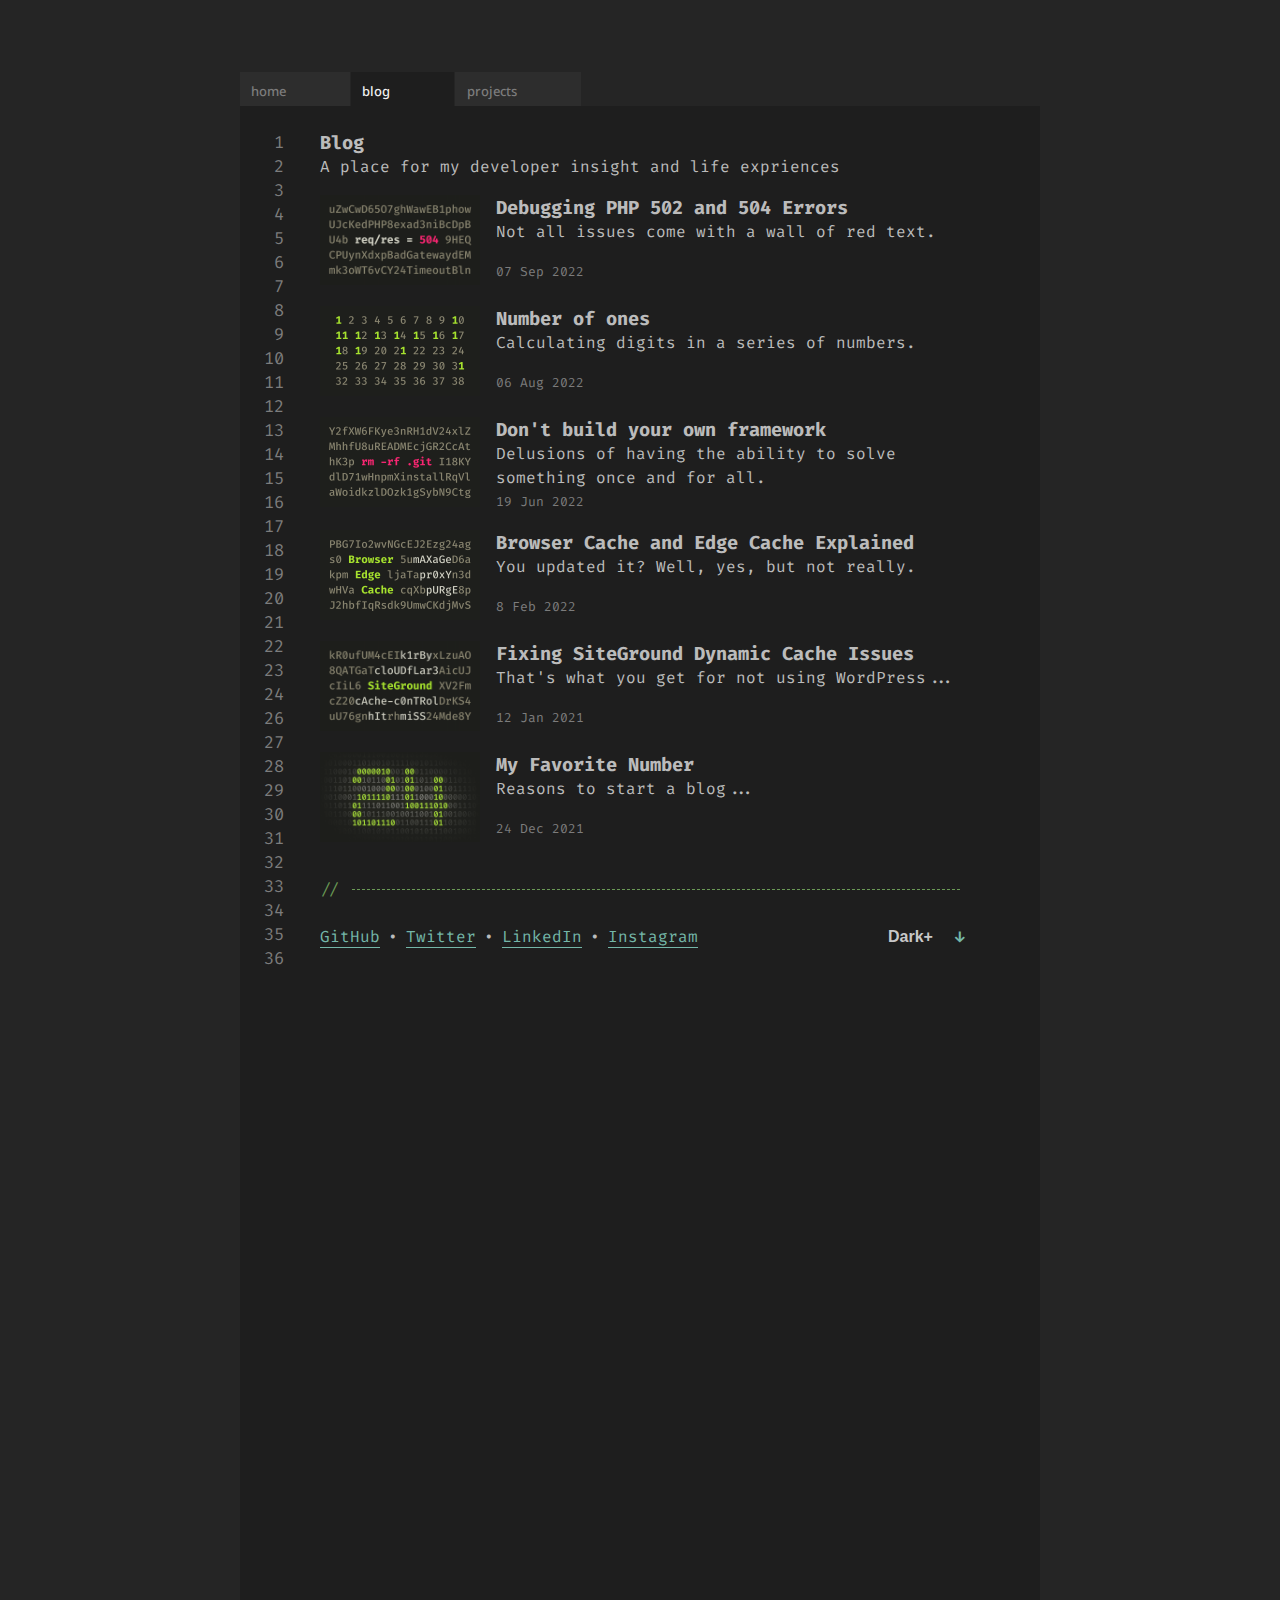
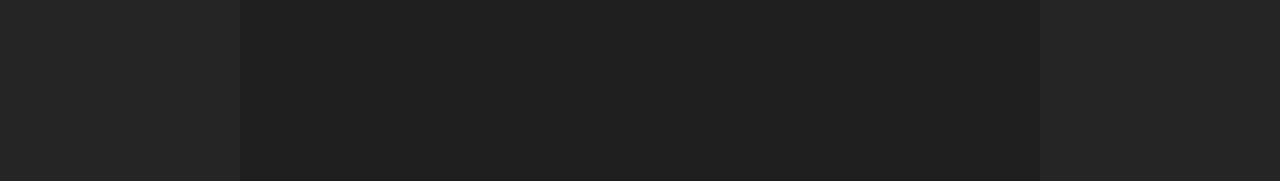
<file: blog.html>
<!DOCTYPE html>
<html lang="en">
  <head>
    <meta charset="UTF-8" />
    <meta http-equiv="X-UA-Compatible" content="IE=edge" />
    <meta name="viewport" content="width=device-width, initial-scale=1.0" />
    <title>Blog • Hristiyan Dodov</title>
    <link rel="stylesheet" href="./css/style.css" />
    <link rel="stylesheet" href="./css/blog.css" />
    <link
      href="https://fonts.googleapis.com/css2?family=Fira+Code:wght@300;400;500;600;700&display=swap"
      rel="stylesheet"
    />
    <link
      rel="icon"
      type="image/x-icon"
      sizes="16x16 32x32"
      href="https://dodov.dev/media/site/7c35252aa6-1640615600/favicon-dark-plus.png"
      id="favicon"
    />
  </head>
  <body>
    <div class="wrapper">
      <nav>
        <ul>
          <a href="./index.html">
            <li class="home">home</li>
          </a>
          <li class="blog active_tab">blog</li>
          <a href="./projects.html"><li class="projects">projects</li></a>
        </ul>
      </nav>

      <div class="main">
        <div class="num_line">
          <a href="#"><p>1</p></a>
          <a href="#"><p>2</p></a>
          <a href="#"><p>3</p></a>
          <a href="#"><p>4</p></a>
          <a href="#"><p>5</p></a>
          <a href="#"><p>6</p></a>
          <a href="#"><p>7</p></a>
          <a href="#"><p>8</p></a>
          <a href="#"><p>9</p></a>
          <a href="#"><p>10</p></a>
          <a href="#"><p>11</p></a>

          <!--<div class="editor">
            <div class="line-numbers">
                <span></span>
                <span></span>
            </div>
            <textarea><h3>Blog</h3>
              <p>A place for my developer insight and life expriences</p></textarea>
          </div> -->

          <a href="#"><p>12</p></a>
          <a href="#"><p>13</p></a>
          <a href="#"><p>14</p></a>
          <a href="#"><p>15</p></a>
          <a href="#"><p>16</p></a>
          <a href="#"><p>17</p></a>
          <a href="#"><p>18</p></a>
          <a href="#"><p>19</p></a>
          <a href="#"><p>20</p></a>
          <a href="#"><p>21</p></a>
          <a href="#"><p>22</p></a>
          <a href="#"><p>23</p></a>
          <a href="#"><p>24</p></a>
          <a href="#"><p>26</p></a>
          <a href="#"><p>27</p></a>
          <a href="#"><p>28</p></a>
          <a href="#"><p>29</p></a>
          <a href="#"><p>30</p></a>
          <a href="#"><p>31</p></a>
          <a href="#"><p>32</p></a>
          <a href="#"><p>33</p></a>
          <a href="#"><p>34</p></a>
          <a href="#"><p>35</p></a>
          <a href="#"><p>36</p></a>
        </div>

        <div class="hero">
          <div>
            <h3>Blog</h3>
            <p>A place for my developer insight and life expriences</p>
          </div>

          <div class="flex">
            <div>
              <a href="#"><img src="img/php-errors-cover-342x.png" alt="" /></a>
            </div>
            <div>
              <h3><a href="#">Debugging PHP 502 and 504 Errors</a></h3>
              <p>Not all issues come with a wall of red text.</p>
              <p>07 Sep 2022</p>
            </div>
          </div>

          <div class="flex">
            <div>
              <a href="./number-of-ones.html"
                ><img src="img/number-of-ones.png" alt=""
              /></a>
            </div>
            <div>
              <h3><a href="./number-of-ones.html">Number of ones</a></h3>
              <p>Calculating digits in a series of numbers.</p>
              <p>06 Aug 2022</p>
            </div>
          </div>

          <div class="flex">
            <div>
              <a href="./dont-build.html"
                ><img src="img/dont-build.png" alt=""
              /></a>
            </div>
            <div>
              <h3>
                <a href="./dont-build.html">Don't build your own framework</a>
              </h3>
              <p>
                Delusions of having the ability to solve something once and for
                all.
              </p>

              <p>19 Jun 2022</p>
            </div>
          </div>

          <div class="flex">
            <div>
              <a href="./browser-cache.html"
                ><img src="img/browser-edge.png" alt=""
              /></a>
            </div>
            <div>
              <h3>
                <a href="./browser-cache.html"
                  >Browser Cache and Edge Cache Explained</a
                >
              </h3>
              <p>You updated it? Well, yes, but not really.</p>

              <p>8 Feb 2022</p>
            </div>
          </div>

          <div class="flex">
            <div>
              <a href="./fixing_siteground.html"
                ><img
                  src="img/siteground-random-characters-cover-342x.png"
                  alt=""
              /></a>
            </div>
            <div>
              <h3>
                <a href="./fixing_siteground.html"
                  >Fixing SiteGround Dynamic Cache Issues</a
                >
              </h3>
              <p>That's what you get for not using WordPress...</p>

              <p>12 Jan 2021</p>
            </div>
          </div>

          <div class="flex">
            <div>
              <a href="./favenum.html"
                ><img src="img/binary-24-342x.png" alt=""
              /></a>
            </div>
            <div>
              <h3><a href="./favenum.html">My Favorite Number</a></h3>
              <p>Reasons to start a blog...</p>

              <p>24 Dec 2021</p>
            </div>
          </div>
        </div>

        <div class="separator">
          <span>//</span>
          <hr />
        </div>

        <div class="foot">
          <ul class="foot_links">
            <li><a>GitHub</a></li>
            <span>•</span>
            <li><a>Twitter</a></li>
            <span>•</span>
            <li><a>LinkedIn</a></li>
            <span>•</span>
            <li><a>Instagram</a></li>
          </ul>

          <div class="foot_theme">
            <select name="theme_select" id="theme_select">
              <option value="dark">Dark+</option>
              <option value="light">Light+</option>
              <option value="monokai">Monokai</option>
              <option value="g-dark">GitHub Dark</option>
              <option value="g-light">GitHub Light</option>
              <option value="solarized">Solarized Light</option>
            </select>
            <span class="theme_arrow">↓</span>
          </div>
        </div>
      </div>
    </div>

    <script src="./index.js"></script>
    <script src="./blog.js"></script>
  </body>
</html>
</file>
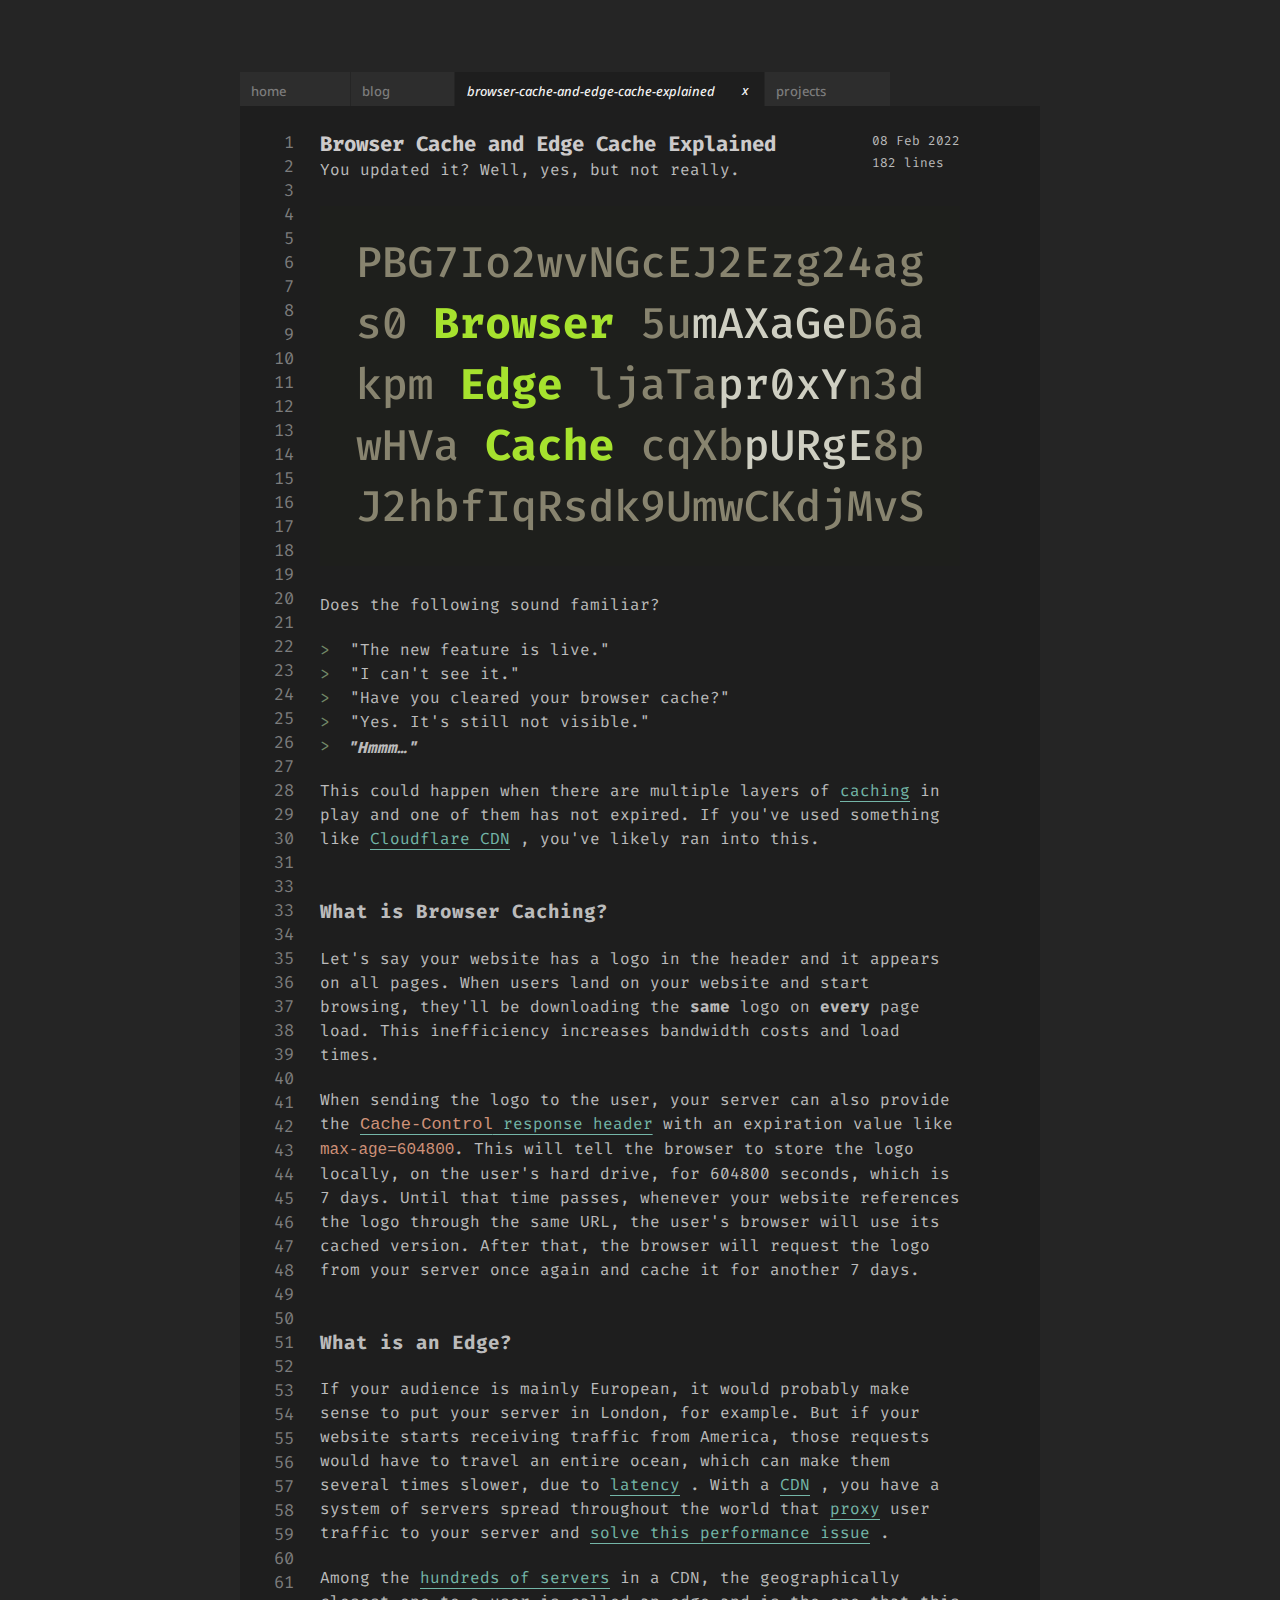
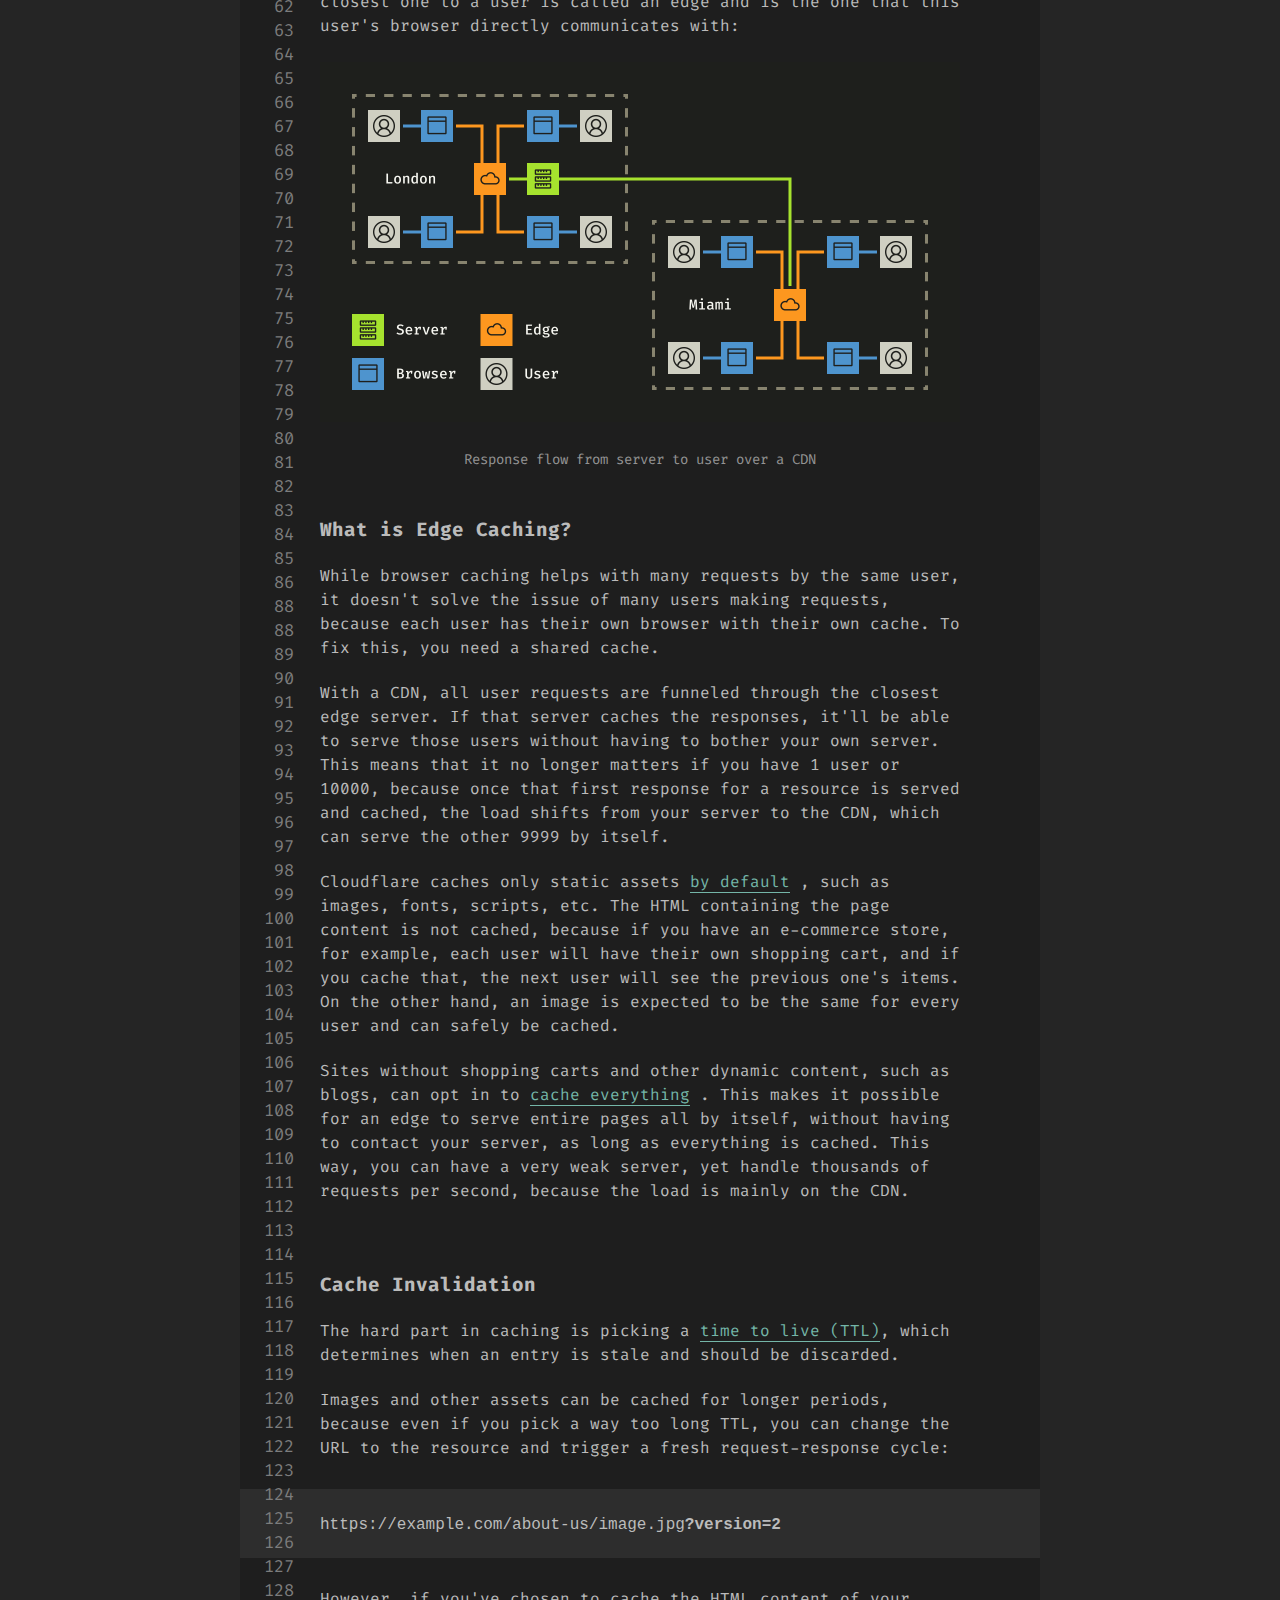
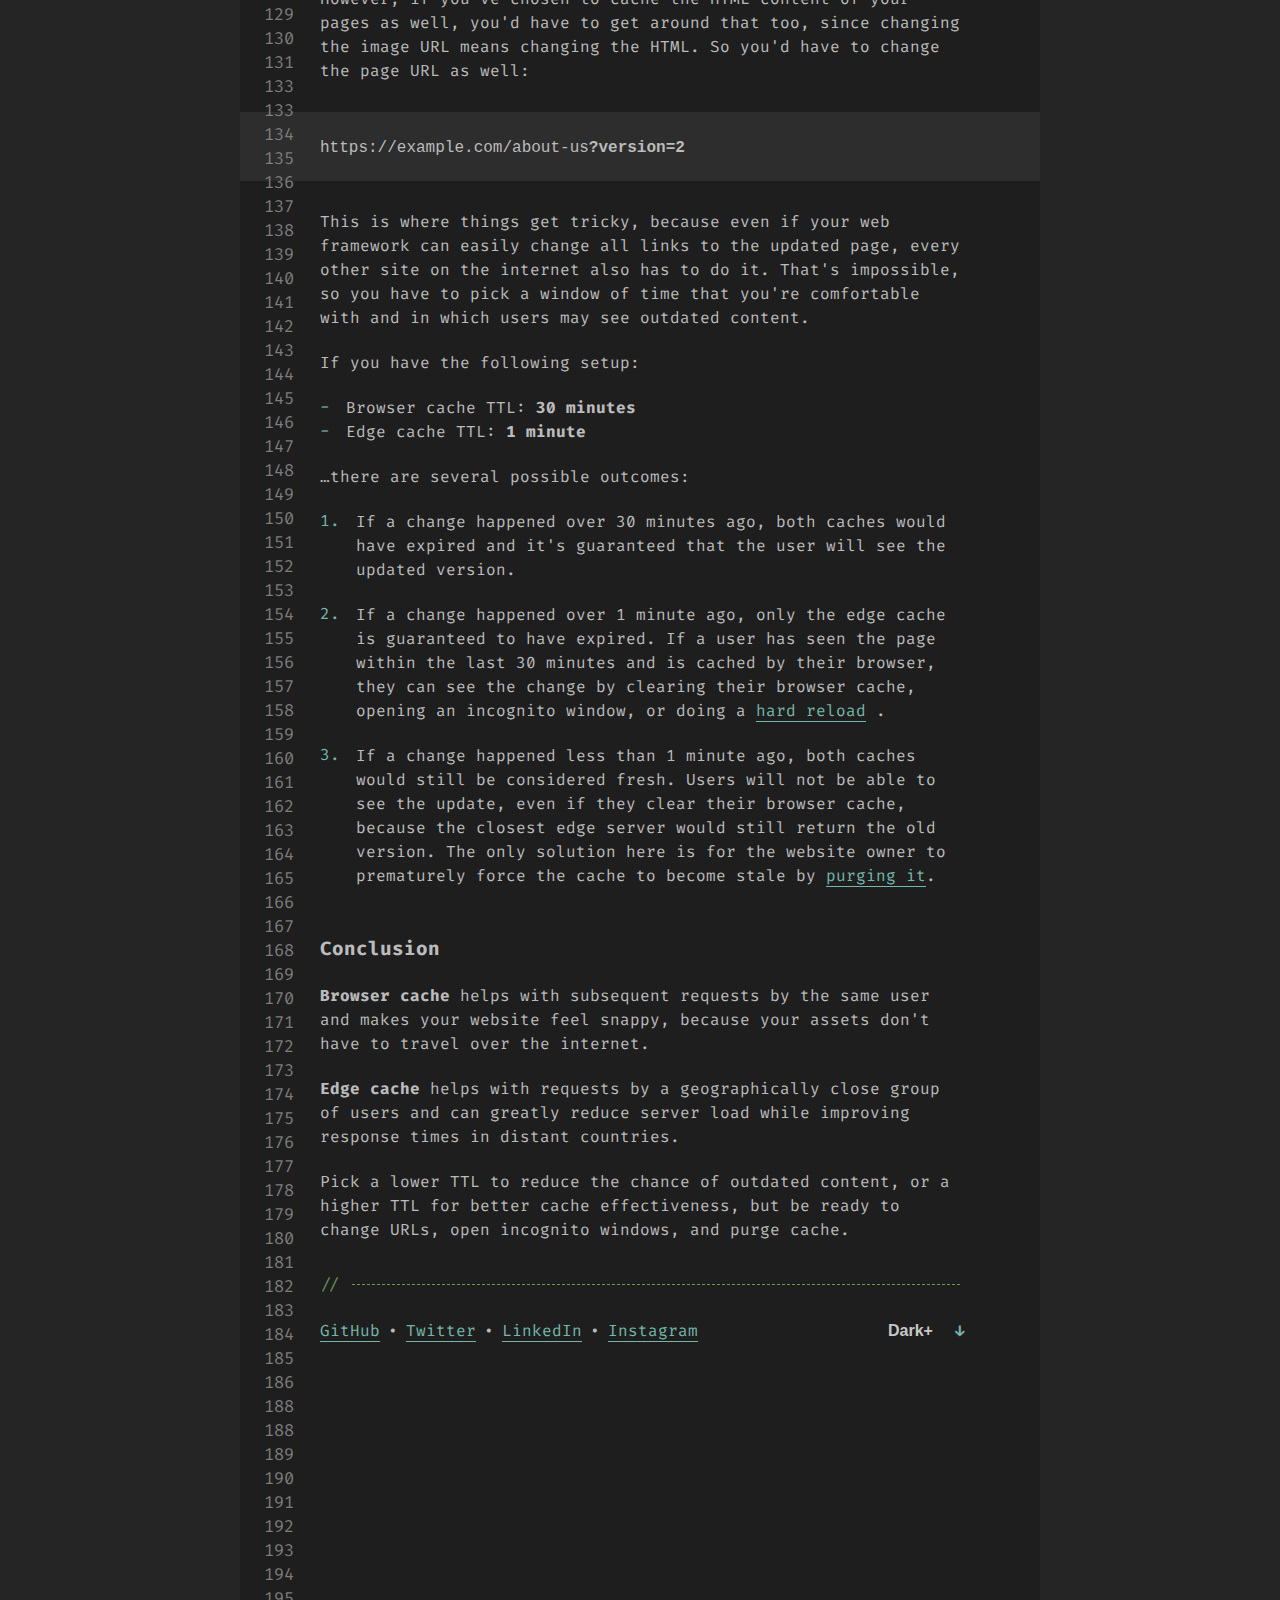
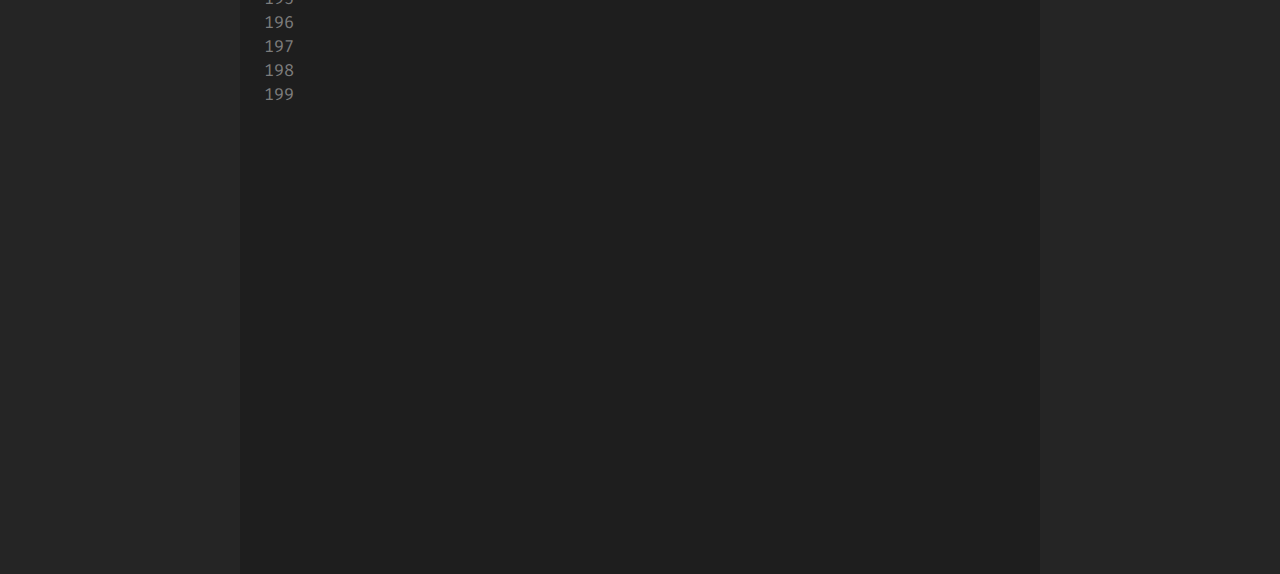
<file: browser-cache.html>
<!DOCTYPE html>
<html lang="en">
  <head>
    <meta charset="UTF-8" />
    <meta http-equiv="X-UA-Compatible" content="IE=edge" />
    <meta name="viewport" content="width=device-width, initial-scale=1.0" />
    <title>Browser Cache and Edge Cache Explained</title>
    <link rel="stylesheet" href="./css/style.css" />
    <link rel="stylesheet" href="./css/build.css" />
    <link
      href="https://fonts.googleapis.com/css2?family=Fira+Code:wght@300;400;500;600;700&display=swap"
      rel="stylesheet"
    />
    <link
      rel="icon"
      type="image/x-icon"
      sizes="16x16 32x32"
      href="https://dodov.dev/media/site/7c35252aa6-1640615600/favicon-dark-plus.png"
      id="favicon"
    />
  </head>

  <body>
    <div class="wrapper">
      <nav>
        <ul>
          <a href="./index.html"><li class="home">home</li></a>
          <a href="./blog.html"><li class="blog">blog</li></a>
          <li class="dont_build active_tab">
            browser-cache-and-edge-cache-explained
            <a href="./blog.html" class="tab_close" title="Close Article">x</a>
          </li>
          <a href="./projects.html"><li class="projects">projects</li></a>
        </ul>
      </nav>

      <div class="main">
        <div class="num_line">
          <a href="#"><p>1</p></a>
          <a href="#"><p>2</p></a>
          <a href="#"><p>3</p></a>
          <a href="#"><p>4</p></a>
          <a href="#"><p>5</p></a>
          <a href="#"><p>6</p></a>
          <a href="#"><p>7</p></a>
          <a href="#"><p>8</p></a>
          <a href="#"><p>9</p></a>
          <a href="#"><p>10</p></a>
          <a href="#"><p>11</p></a>
          <a href="#"><p>12</p></a>
          <a href="#"><p>13</p></a>
          <a href="#"><p>14</p></a>
          <a href="#"><p>15</p></a>
          <a href="#"><p>16</p></a>
          <a href="#"><p>17</p></a>
          <a href="#"><p>18</p></a>
          <a href="#"><p>19</p></a>
          <a href="#"><p>20</p></a>
          <a href="#"><p>21</p></a>
          <a href="#"><p>22</p></a>
          <a href="#"><p>23</p></a>
          <a href="#"><p>24</p></a>
          <a href="#"><p>25</p></a>
          <a href="#"><p>26</p></a>
          <a href="#"><p>27</p></a>
          <a href="#"><p>28</p></a>
          <a href="#"><p>29</p></a>
          <a href="#"><p>30</p></a>
          <a href="#"><p>31</p></a>
          <a href="#"><p>33</p></a>
          <a href="#"><p>33</p></a>
          <a href="#"><p>34</p></a>
          <a href="#"><p>35</p></a>
          <a href="#"><p>36</p></a>
          <a href="#"><p>37</p></a>
          <a href="#"><p>38</p></a>
          <a href="#"><p>39</p></a>
          <a href="#"><p>40</p></a>
          <a href="#"><p>41</p></a>
          <a href="#"><p>42</p></a>
          <a href="#"><p>43</p></a>
          <a href="#"><p>44</p></a>
          <a href="#"><p>45</p></a>
          <a href="#"><p>46</p></a>
          <a href="#"><p>47</p></a>
          <a href="#"><p>48</p></a>
          <a href="#"><p>49</p></a>
          <a href="#"><p>50</p></a>
          <a href="#"><p>51</p></a>
          <a href="#"><p>52</p></a>
          <a href="#"><p>53</p></a>
          <a href="#"><p>54</p></a>
          <a href="#"><p>55</p></a>
          <a href="#"><p>56</p></a>
          <a href="#"><p>57</p></a>
          <a href="#"><p>58</p></a>
          <a href="#"><p>59</p></a>
          <a href="#"><p>60</p></a>
          <a href="#"><p>61</p></a>
          <a href="#"><p>62</p></a>
          <a href="#"><p>63</p></a>
          <a href="#"><p>64</p></a>
          <a href="#"><p>65</p></a>
          <a href="#"><p>66</p></a>
          <a href="#"><p>67</p></a>
          <a href="#"><p>68</p></a>
          <a href="#"><p>69</p></a>
          <a href="#"><p>70</p></a>
          <a href="#"><p>71</p></a>
          <a href="#"><p>72</p></a>
          <a href="#"><p>73</p></a>
          <a href="#"><p>74</p></a>
          <a href="#"><p>75</p></a>
          <a href="#"><p>76</p></a>
          <a href="#"><p>77</p></a>
          <a href="#"><p>78</p></a>
          <a href="#"><p>79</p></a>
          <a href="#"><p>80</p></a>
          <a href="#"><p>81</p></a>
          <a href="#"><p>82</p></a>
          <a href="#"><p>83</p></a>
          <a href="#"><p>84</p></a>
          <a href="#"><p>85</p></a>
          <a href="#"><p>86</p></a>
          <a href="#"><p>88</p></a>
          <a href="#"><p>88</p></a>
          <a href="#"><p>89</p></a>
          <a href="#"><p>90</p></a>
          <a href="#"><p>91</p></a>
          <a href="#"><p>92</p></a>
          <a href="#"><p>93</p></a>
          <a href="#"><p>94</p></a>
          <a href="#"><p>95</p></a>
          <a href="#"><p>96</p></a>
          <a href="#"><p>97</p></a>
          <a href="#"><p>98</p></a>
          <a href="#"><p>99</p></a>
          <a href="#"><p>100</p></a>
          <a href="#"><p>101</p></a>
          <a href="#"><p>102</p></a>
          <a href="#"><p>103</p></a>
          <a href="#"><p>104</p></a>
          <a href="#"><p>105</p></a>
          <a href="#"><p>106</p></a>
          <a href="#"><p>107</p></a>
          <a href="#"><p>108</p></a>
          <a href="#"><p>109</p></a>
          <a href="#"><p>110</p></a>
          <a href="#"><p>111</p></a>
          <a href="#"><p>112</p></a>
          <a href="#"><p>113</p></a>
          <a href="#"><p>114</p></a>
          <a href="#"><p>115</p></a>
          <a href="#"><p>116</p></a>
          <a href="#"><p>117</p></a>
          <a href="#"><p>118</p></a>
          <a href="#"><p>119</p></a>
          <a href="#"><p>120</p></a>
          <a href="#"><p>121</p></a>
          <a href="#"><p>122</p></a>
          <a href="#"><p>123</p></a>
          <a href="#"><p>124</p></a>
          <a href="#"><p>125</p></a>
          <a href="#"><p>126</p></a>
          <a href="#"><p>127</p></a>
          <a href="#"><p>128</p></a>
          <a href="#"><p>129</p></a>
          <a href="#"><p>130</p></a>
          <a href="#"><p>131</p></a>
          <a href="#"><p>133</p></a>
          <a href="#"><p>133</p></a>
          <a href="#"><p>134</p></a>
          <a href="#"><p>135</p></a>
          <a href="#"><p>136</p></a>
          <a href="#"><p>137</p></a>
          <a href="#"><p>138</p></a>
          <a href="#"><p>139</p></a>
          <a href="#"><p>140</p></a>
          <a href="#"><p>141</p></a>
          <a href="#"><p>142</p></a>
          <a href="#"><p>143</p></a>
          <a href="#"><p>144</p></a>
          <a href="#"><p>145</p></a>
          <a href="#"><p>146</p></a>
          <a href="#"><p>147</p></a>
          <a href="#"><p>148</p></a>
          <a href="#"><p>149</p></a>
          <a href="#"><p>150</p></a>
          <a href="#"><p>151</p></a>
          <a href="#"><p>152</p></a>
          <a href="#"><p>153</p></a>
          <a href="#"><p>154</p></a>
          <a href="#"><p>155</p></a>
          <a href="#"><p>156</p></a>
          <a href="#"><p>157</p></a>
          <a href="#"><p>158</p></a>
          <a href="#"><p>159</p></a>
          <a href="#"><p>160</p></a>
          <a href="#"><p>161</p></a>
          <a href="#"><p>162</p></a>
          <a href="#"><p>163</p></a>
          <a href="#"><p>164</p></a>
          <a href="#"><p>165</p></a>
          <a href="#"><p>166</p></a>
          <a href="#"><p>167</p></a>
          <a href="#"><p>168</p></a>
          <a href="#"><p>169</p></a>
          <a href="#"><p>170</p></a>
          <a href="#"><p>171</p></a>
          <a href="#"><p>172</p></a>
          <a href="#"><p>173</p></a>
          <a href="#"><p>174</p></a>
          <a href="#"><p>175</p></a>
          <a href="#"><p>176</p></a>
          <a href="#"><p>177</p></a>
          <a href="#"><p>178</p></a>
          <a href="#"><p>179</p></a>
          <a href="#"><p>180</p></a>
          <a href="#"><p>181</p></a>
          <a href="#"><p>182</p></a>
          <a href="#"><p>183</p></a>
          <a href="#"><p>184</p></a>
          <a href="#"><p>185</p></a>
          <a href="#"><p>186</p></a>
          <a href="#"><p>188</p></a>
          <a href="#"><p>188</p></a>
          <a href="#"><p>189</p></a>
          <a href="#"><p>190</p></a>
          <a href="#"><p>191</p></a>
          <a href="#"><p>192</p></a>
          <a href="#"><p>193</p></a>
          <a href="#"><p>194</p></a>
          <a href="#"><p>195</p></a>
          <a href="#"><p>196</p></a>
          <a href="#"><p>197</p></a>
          <a href="#"><p>198</p></a>
          <a href="#"><p>199</p></a>
        </div>

        <article>
          <header>
            <div class="header_left browser_header_left">
              <h1>Browser Cache and Edge Cache Explained</h1>
              <p>You updated it? Well, yes, but not really.</p>
            </div>
            <div class="header_right">
              <p title="Tuesday,February 8,2022, 16:00 EET">08 Feb 2022</p>
              <p>182 lines</p>
            </div>
          </header>

          <img
            src="./img/browser-edge.png"
            alt="Terminal command (rm -rf
          .git), surrounded by random characters."
            id="img1"
          />

          <div id="modal1" class="modal1">
            <img
              src="./img/browser-edge.png"
              alt="Terminal command (rm -rf
          .git), surrounded by random characters."
            />
          </div>

          <p>Does the following sound familiar?</p>
          <br />
          <blockquote class="browser_green">
            <p>
              "The new feature is live."<br />
              "I can't see it."<br />
              "Have you cleared your browser cache?" <br />
              "Yes. It's still not visible."<br />
              &MediumSpace;
              <strong><em>"Hmmm…"</em></strong>
            </p>
          </blockquote>

          <br />

          <p>
            This could happen when there are multiple layers of
            <a href="#" class="link">caching</a> in play and one of them has not
            expired. If you've used something like
            <a href="#" class="link">Cloudflare CDN</a> , you've likely ran into
            this.
          </p>

          <h2>What is Browser Caching?</h2>
          <p>
            Let's say your website has a logo in the header and it appears on
            all pages. When users land on your website and start browsing,
            they'll be downloading the <strong>same</strong> logo on
            <strong>every</strong> page load. This inefficiency increases
            bandwidth costs and load times.
          </p>
          <br />
          <p>
            When sending the logo to the user, your server can also provide the
            <a href="#" style="text-underline-offset: 5px">
              <code style="font-size: 17px">Cache-Control</code> response
              header</a
            >
            with an expiration value like <code>max-‍age=604800</code>. This
            will tell the browser to store the logo locally, on the user's hard
            drive, for 604800 seconds, which is 7 days. Until that time passes,
            whenever your website references the logo through the same URL, the
            user's browser will use its cached version. After that, the browser
            will request the logo from your server once again and cache it for
            another 7 days.
          </p>

          <h2>What is an Edge?</h2>
          <p>
            If your audience is mainly European, it would probably make sense to
            put your server in London, for example. But if your website starts
            receiving traffic from America, those requests would have to travel
            an entire ocean, which can make them several times slower, due to
            <a href="#" class="link">latency</a> . With a
            <a href="#" class="link">CDN</a> , you have a system of servers
            spread throughout the world that
            <a href="#" class="link">proxy</a> user traffic to your server and
            <a href="#" class="link">solve this performance issue</a> .
          </p>
          <br />
          <p>
            Among the <a href="#" class="link">hundreds of servers</a> in a CDN,
            the geographically closest one to a user is called an edge and is
            the one that this user's browser directly communicates with:
          </p>

          <!-- SECOND IMAGE HERE -->
          <figure>
            <img
              src="./img/browsercache2.png"
              alt="Response flow from server to user over a CDN"
              id="img2"
            />
          </figure>
          <figcaption>Response flow from server to user over a CDN</figcaption>

          <div id="modal2" class="modal2">
            <img
              src="./img/browsercache2.png"
              alt="Response flow from server to user over a CDN"
            />
          </div>
          <!-- SECOND IMAGE HERE -->

          <h2>What is Edge Caching?</h2>
          <p>
            While browser caching helps with many requests by the same user, it
            doesn't solve the issue of many users making requests, because each
            user has their own browser with their own cache. To fix this, you
            need a shared cache.
          </p>
          <br />
          <p>
            With a CDN, all user requests are funneled through the closest edge
            server. If that server caches the responses, it'll be able to serve
            those users without having to bother your own server. This means
            that it no longer matters if you have 1 user or 10000, because once
            that first response for a resource is served and cached, the load
            shifts from your server to the CDN, which can serve the other 9999
            by itself.
          </p>
          <br />
          <p>
            Cloudflare caches only static assets
            <a href="#" class="link">by default</a> , such as images, fonts,
            scripts, etc. The HTML containing the page content is not cached,
            because if you have an e-commerce store, for example, each user will
            have their own shopping cart, and if you cache that, the next user
            will see the previous one's items. On the other hand, an image is
            expected to be the same for every user and can safely be cached.
          </p>
          <br />
          <p>
            Sites without shopping carts and other dynamic content, such as
            blogs, can opt in to <a href="#" class="link">cache everything</a> .
            This makes it possible for an edge to serve entire pages all by
            itself, without having to contact your server, as long as everything
            is cached. This way, you can have a very weak server, yet handle
            thousands of requests per second, because the load is mainly on the
            CDN.
          </p>
          <br />

          <h2>Cache Invalidation</h2>
          <p>
            The hard part in caching is picking a
            <a href="#" class="link">time to live (TTL)</a>, which determines
            when an entry is stale and should be discarded.
          </p>
          <br />
          <p>
            Images and other assets can be cached for longer periods, because
            even if you pick a way too long TTL, you can change the URL to the
            resource and trigger a fresh request-response cycle:
          </p>
          <br />

          <div class="code_block">
            <code
              >https://example.com/about-us/image.jpg<strong
                >?version=2</strong
              ></code
            >
          </div>
          <br />
          <p>
            However, if you've chosen to cache the HTML content of your pages as
            well, you'd have to get around that too, since changing the image
            URL means changing the HTML. So you'd have to change the page URL as
            well:
          </p>
          <br />

          <div class="code_block">
            <code>https://example.com/about-us<strong>?version=2</strong></code>
          </div>
          <br />
          <p>
            This is where things get tricky, because even if your web framework
            can easily change all links to the updated page, every other site on
            the internet also has to do it. That's impossible, so you have to
            pick a window of time that you're comfortable with and in which
            users may see outdated content.
          </p>
          <br />
          <p>If you have the following setup:</p>
          <br />
          <ul>
            <li class="list_items">
              <div>
                <p>Browser cache TTL: <strong>30 minutes</strong></p>
              </div>
            </li>
            <li class="list_items">
              <div>
                <p>Edge cache TTL: <strong>1 minute</strong></p>
              </div>
            </li>
          </ul>
          <br />
          <p>…there are several possible outcomes:</p>
          <br />
          <ol>
            <li>
              <p>
                If a change happened over 30 minutes ago, both caches would have
                expired and it's guaranteed that the user will see the updated
                version.
              </p>
            </li>
            <br />
            <li>
              <p>
                If a change happened over 1 minute ago, only the edge cache is
                guaranteed to have expired. If a user has seen the page within
                the last 30 minutes and is cached by their browser, they can see
                the change by clearing their browser cache, opening an incognito
                window, or doing a <a href="#" class="link">hard reload</a> .
              </p>
            </li>
            <br />
            <li>
              <p>
                If a change happened less than 1 minute ago, both caches would
                still be considered fresh. Users will not be able to see the
                update, even if they clear their browser cache, because the
                closest edge server would still return the old version. The only
                solution here is for the website owner to prematurely force the
                cache to become stale by
                <a href="#" class="link">purging it</a>.
              </p>
            </li>
          </ol>

          <h2>Conclusion</h2>
          <p>
            <strong>Browser cache</strong> helps with subsequent requests by the
            same user and makes your website feel snappy, because your assets
            don't have to travel over the internet.
          </p>
          <br />
          <p>
            <strong>Edge cache</strong> helps with requests by a geographically
            close group of users and can greatly reduce server load while
            improving response times in distant countries.
          </p>
          <br />
          <p>
            Pick a lower TTL to reduce the chance of outdated content, or a
            higher TTL for better cache effectiveness, but be ready to change
            URLs, open incognito windows, and purge cache.
          </p>
        </article>

        <div class="separator">
          <span>//</span>
          <hr />
        </div>

        <div class="foot">
          <ul class="foot_links">
            <li><a class="link">GitHub</a></li>
            <span>•</span>
            <li><a class="link">Twitter</a></li>
            <span>•</span>
            <li><a class="link">LinkedIn</a></li>
            <span>•</span>
            <li><a class="link">Instagram</a></li>
          </ul>

          <div class="foot_theme">
            <select name="theme_select" id="theme_select">
              <option value="dark">Dark+</option>
              <option value="light">Light+</option>
              <option value="monokai">Monokai</option>
              <option value="g-dark">GitHub Dark</option>
              <option value="g-light">GitHub Light</option>
              <option value="solarized">Solarized Light</option>
            </select>
            <span class="theme_arrow">↓</span>
          </div>
        </div>
      </div>
    </div>

    <script src="./index.js"></script>
    <script src="./blog.js"></script>
  </body>
</html>
</file>
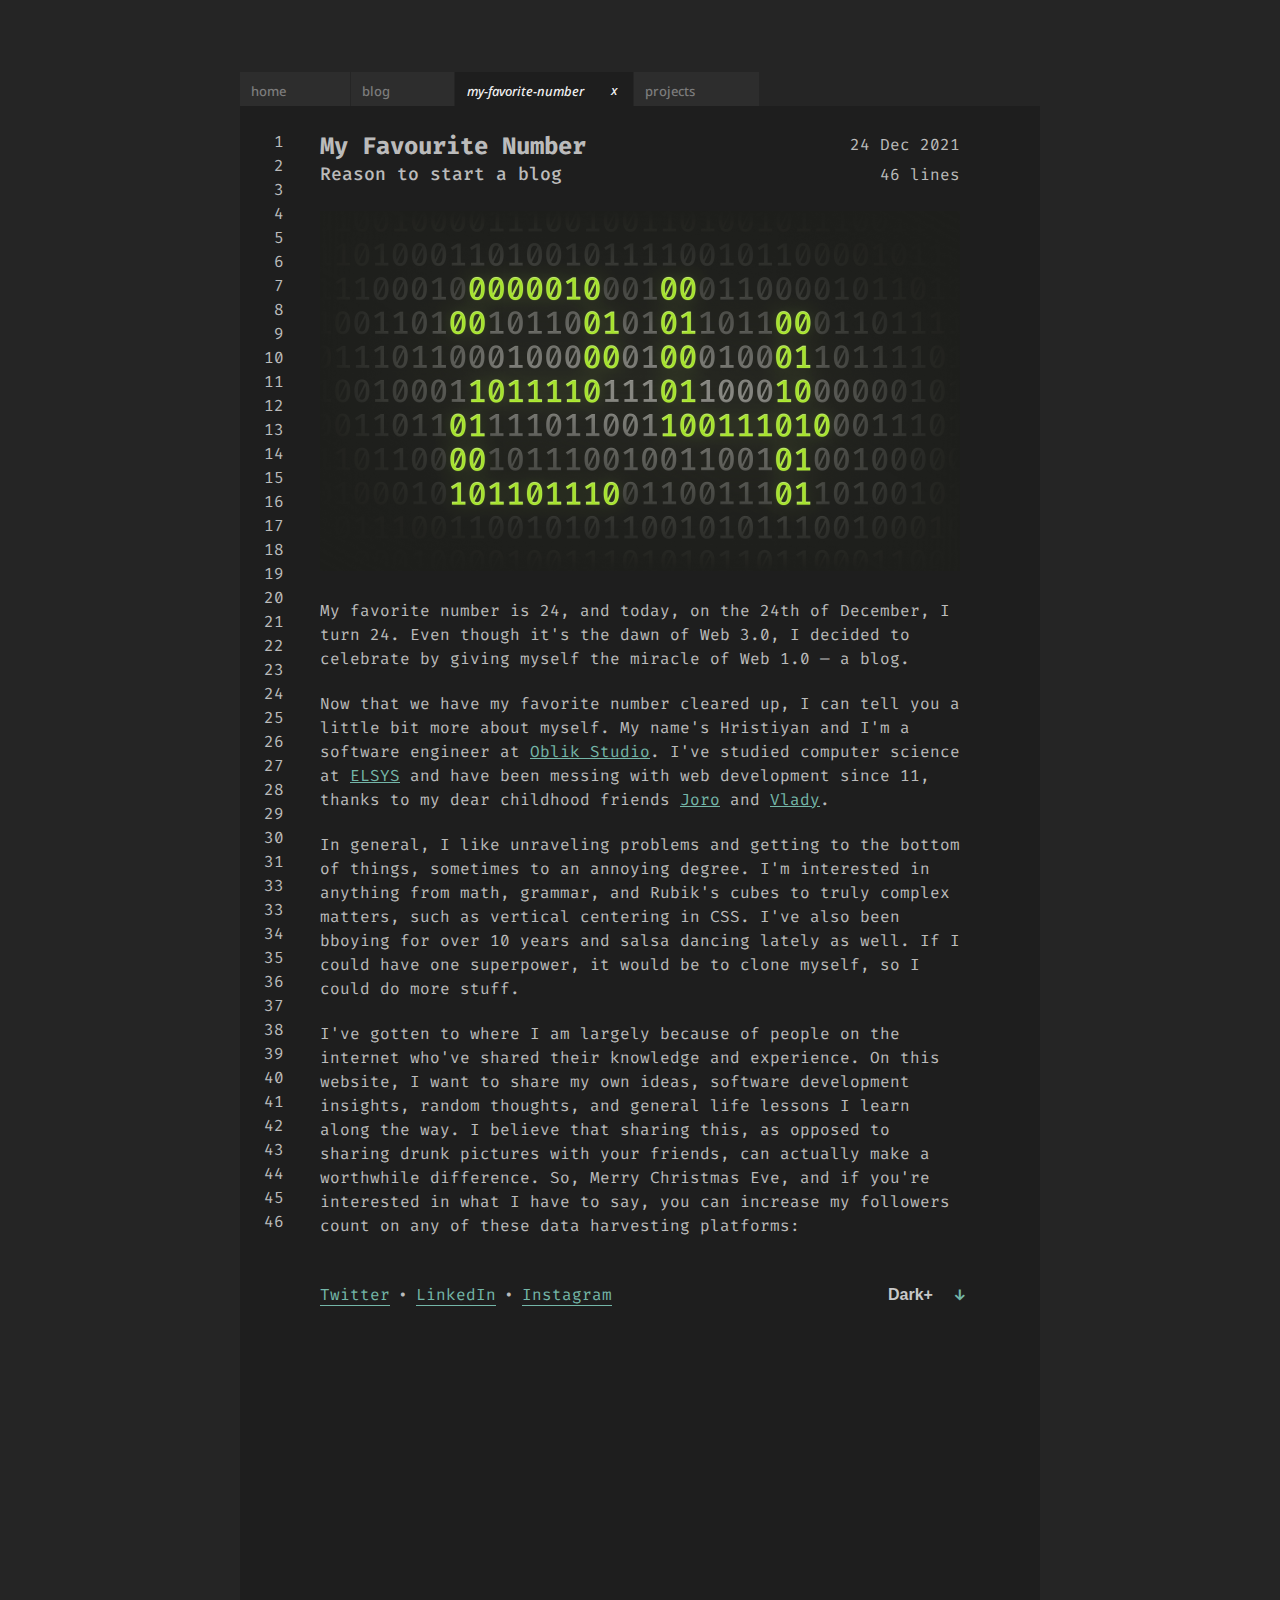
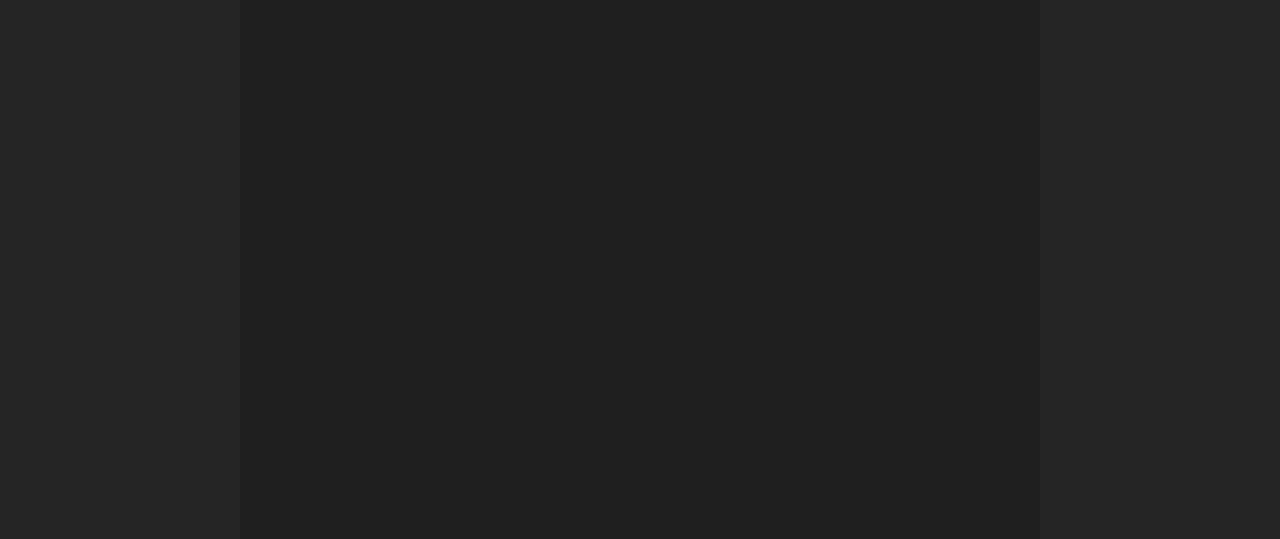
<file: favenum.html>
<!DOCTYPE html>
<html lang="en">
  <head>
    <meta charset="UTF-8" />
    <meta http-equiv="X-UA-Compatible" content="IE=edge" />
    <meta name="viewport" content="width=device-width, initial-scale=1.0" />
    <title>My Favorite Number</title>
    <link
      rel="icon"
      type="image/x-icon"
      sizes="16x16 32x32"
      href="https://dodov.dev/media/site/7c35252aa6-1640615600/favicon-dark-plus.png"
      id="favicon"
    />
    <link rel="stylesheet" href="./css/favenum.css" />
    <link rel="stylesheet" href="./css/style.css" />
    <link rel="stylesheet" href="./css/build.css" />
    <link
      href="https://fonts.googleapis.com/css2?family=Fira+Code:wght@300;400;500;600;700&display=swap"
      rel="stylesheet"
    />
  </head>
  <body>
    <div class="wrapper">
      <nav>
        <ul>
          <a href="./index.html"><li class="home">home</li></a>
          <a href="./blog.html"><li class="blog">blog</li></a>
          <li class="dont_build active_tab">
            my-favorite-number
            <a href="./blog.html" class="tab_close" title="Close Article">x</a>
          </li>
          <a href="./projects.html"><li class="projects">projects</li></a>
        </ul>
      </nav>

      <div class="main">
        <div class="num_line">
          <p>1</p>
          <p>2</p>
          <p>3</p>
          <p>4</p>
          <p>5</p>
          <p>6</p>
          <p>7</p>
          <p>8</p>
          <p>9</p>
          <p>10</p>
          <p>11</p>
          <p>12</p>
          <p>13</p>
          <p>14</p>
          <p>15</p>
          <p>16</p>
          <p>17</p>
          <p>18</p>
          <p>19</p>
          <p>20</p>
          <p>21</p>
          <p>22</p>
          <p>23</p>
          <p>24</p>
          <p>25</p>
          <p>26</p>
          <p>27</p>
          <p>28</p>
          <p>29</p>
          <p>30</p>
          <p>31</p>
          <p>33</p>
          <p>33</p>
          <p>34</p>
          <p>35</p>
          <p>36</p>
          <p>37</p>
          <p>38</p>
          <p>39</p>
          <p>40</p>
          <p>41</p>
          <p>42</p>
          <p>43</p>
          <p>44</p>
          <p>45</p>
          <p>46</p>
          <p class="numbers">47</p>
          <p class="numbers">48</p>
          <p class="numbers">49</p>
          <p class="numbers">50</p>
          <p class="numbers">51</p>
          <p class="numbers">52</p>
          <p class="numbers">53</p>
          <p class="numbers">54</p>
          <p class="numbers">55</p>
          <p class="numbers">56</p>
          <p class="numbers">57</p>
          <p class="numbers">58</p>
          <p class="numbers">59</p>
          <p class="numbers">60</p>
        </div>

        <header>
          <div class="header-text">
            <h2>My Favourite Number</h2>
            <h4>Reason to start a blog</h4>
          </div>

          <div class="date">
            <p>24 Dec 2021</p>
            <p class="ohpee">46 lines</p>
          </div>
        </header>

        <img
          src="./img/24.png"
          alt="Terminal command (rm -rf
      .git), surrounded by random characters."
          id="img1"
        />
        <div id="modal1" class="modal1">
          <img
            src="./img/24.png"
            alt="Terminal command (rm -rf
      .git), surrounded by random characters."
          />
        </div>

        <article>
          <p>
            My favorite number is 24, and today, on the 24th of December, I turn
            24. Even though it's the dawn of Web 3.0, I decided to celebrate by
            giving myself the miracle of Web 1.0 — a blog.
          </p>
          <br />

          <p>
            Now that we have my favorite number cleared up, I can tell you a
            little bit more about myself. My name's Hristiyan and I'm a software
            engineer at <a href="">Oblik Studio</a>. I've studied computer
            science at <a href="">ELSYS</a> and have been messing with web
            development since 11, thanks to my dear childhood friends
            <a href="">Joro</a> and <a href="">Vlady</a>.
          </p>
          <br />

          <p>
            In general, I like unraveling problems and getting to the bottom of
            things, sometimes to an annoying degree. I'm interested in anything
            from math, grammar, and Rubik's cubes to truly complex matters, such
            as vertical centering in CSS. I've also been bboying for over 10
            years and salsa dancing lately as well. If I could have one
            superpower, it would be to clone myself, so I could do more stuff.
          </p>
          <br />

          <p>
            I've gotten to where I am largely because of people on the internet
            who've shared their knowledge and experience. On this website, I
            want to share my own ideas, software development insights, random
            thoughts, and general life lessons I learn along the way. I believe
            that sharing this, as opposed to sharing drunk pictures with your
            friends, can actually make a worthwhile difference. So, Merry
            Christmas Eve, and if you're interested in what I have to say, you
            can increase my followers count on any of these data harvesting
            platforms:
          </p>
          <br />
        </article>

        <div class="foot">
          <ul class="foot_links">
            <li><a>Twitter</a></li>
            <span>•</span>
            <li><a>LinkedIn</a></li>
            <span>•</span>
            <li><a>Instagram</a></li>
          </ul>

          <div class="foot_theme">
            <select name="theme_select" id="theme_select">
              <option value="dark">Dark+</option>
              <option value="light">Light+</option>
              <option value="monokai">Monokai</option>
              <option value="g-dark">GitHub Dark</option>
              <option value="g-light">GitHub Light</option>
              <option value="solarized">Solarized Light</option>
            </select>
            <span class="theme_arrow">↓</span>
          </div>
        </div>
      </div>
    </div>

    <script src="./index.js"></script>
    <script src="./blog.js"></script>
  </body>
</html>
</file>
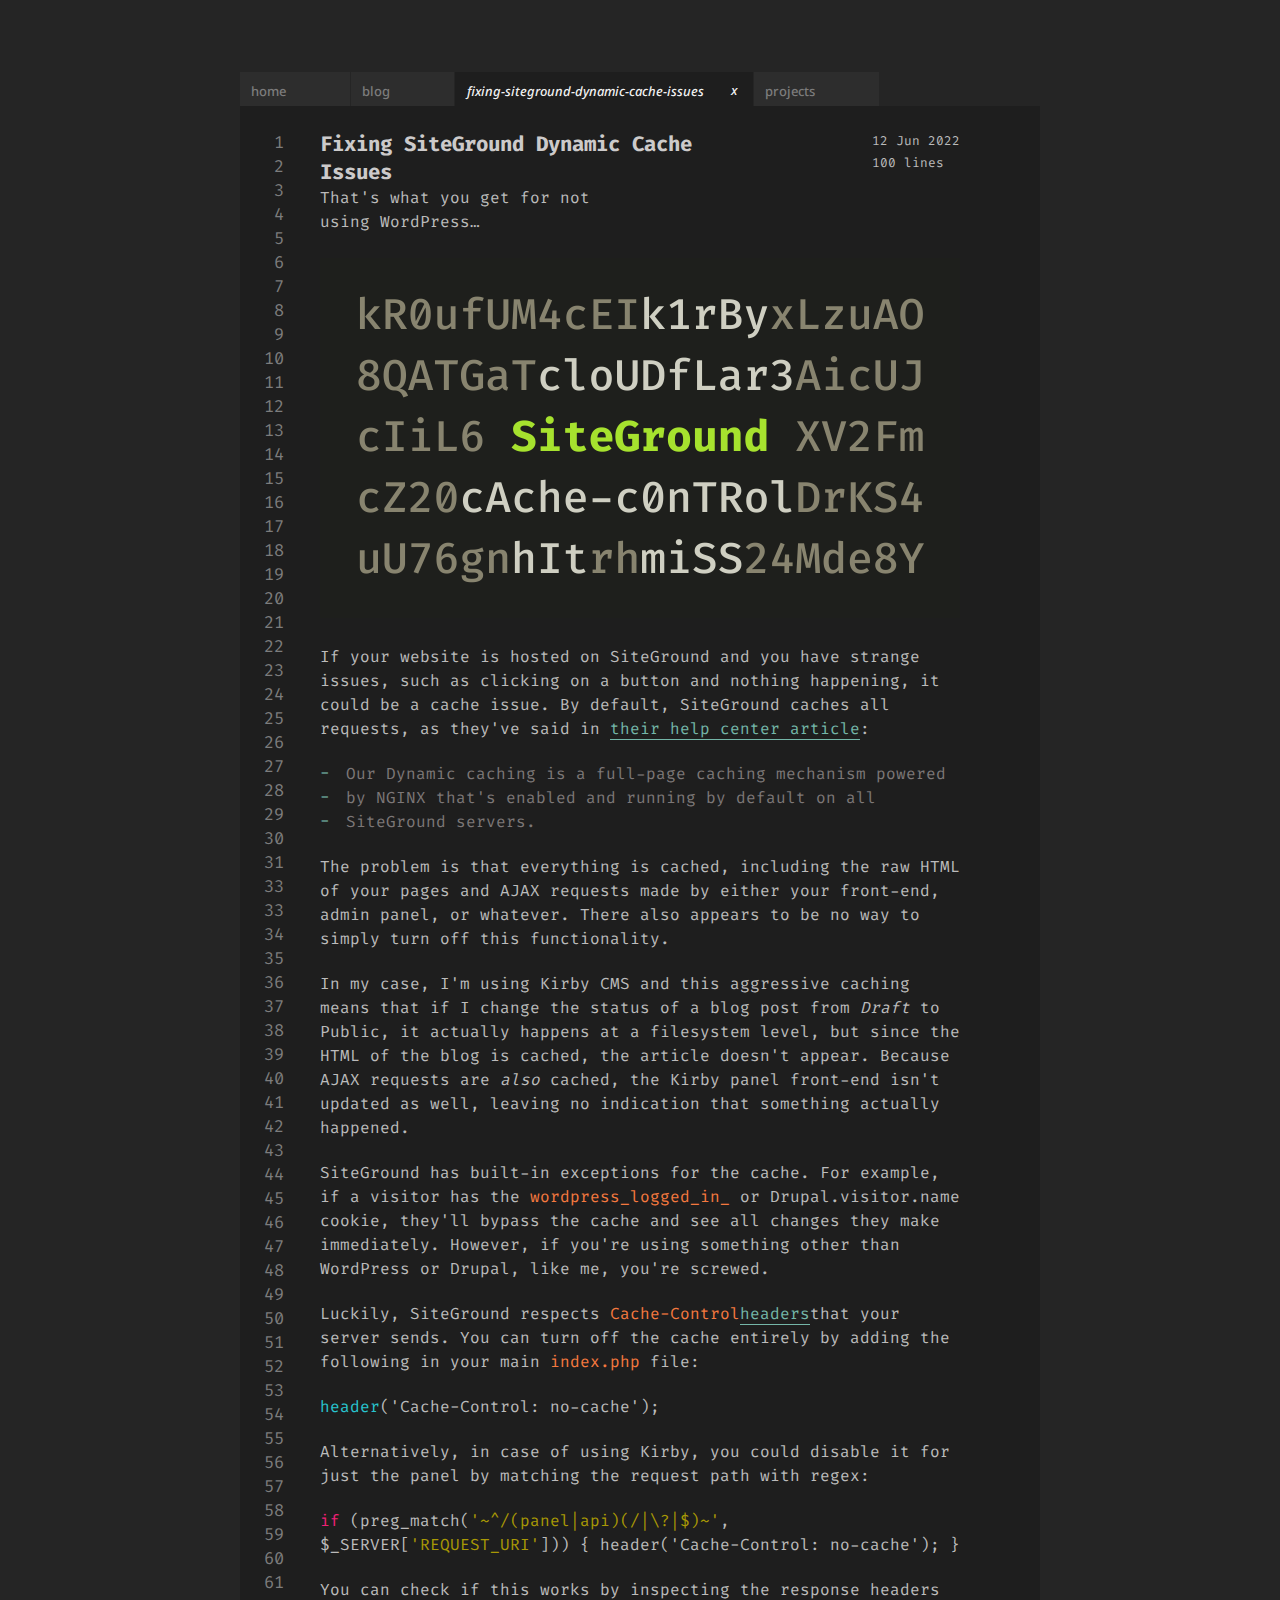
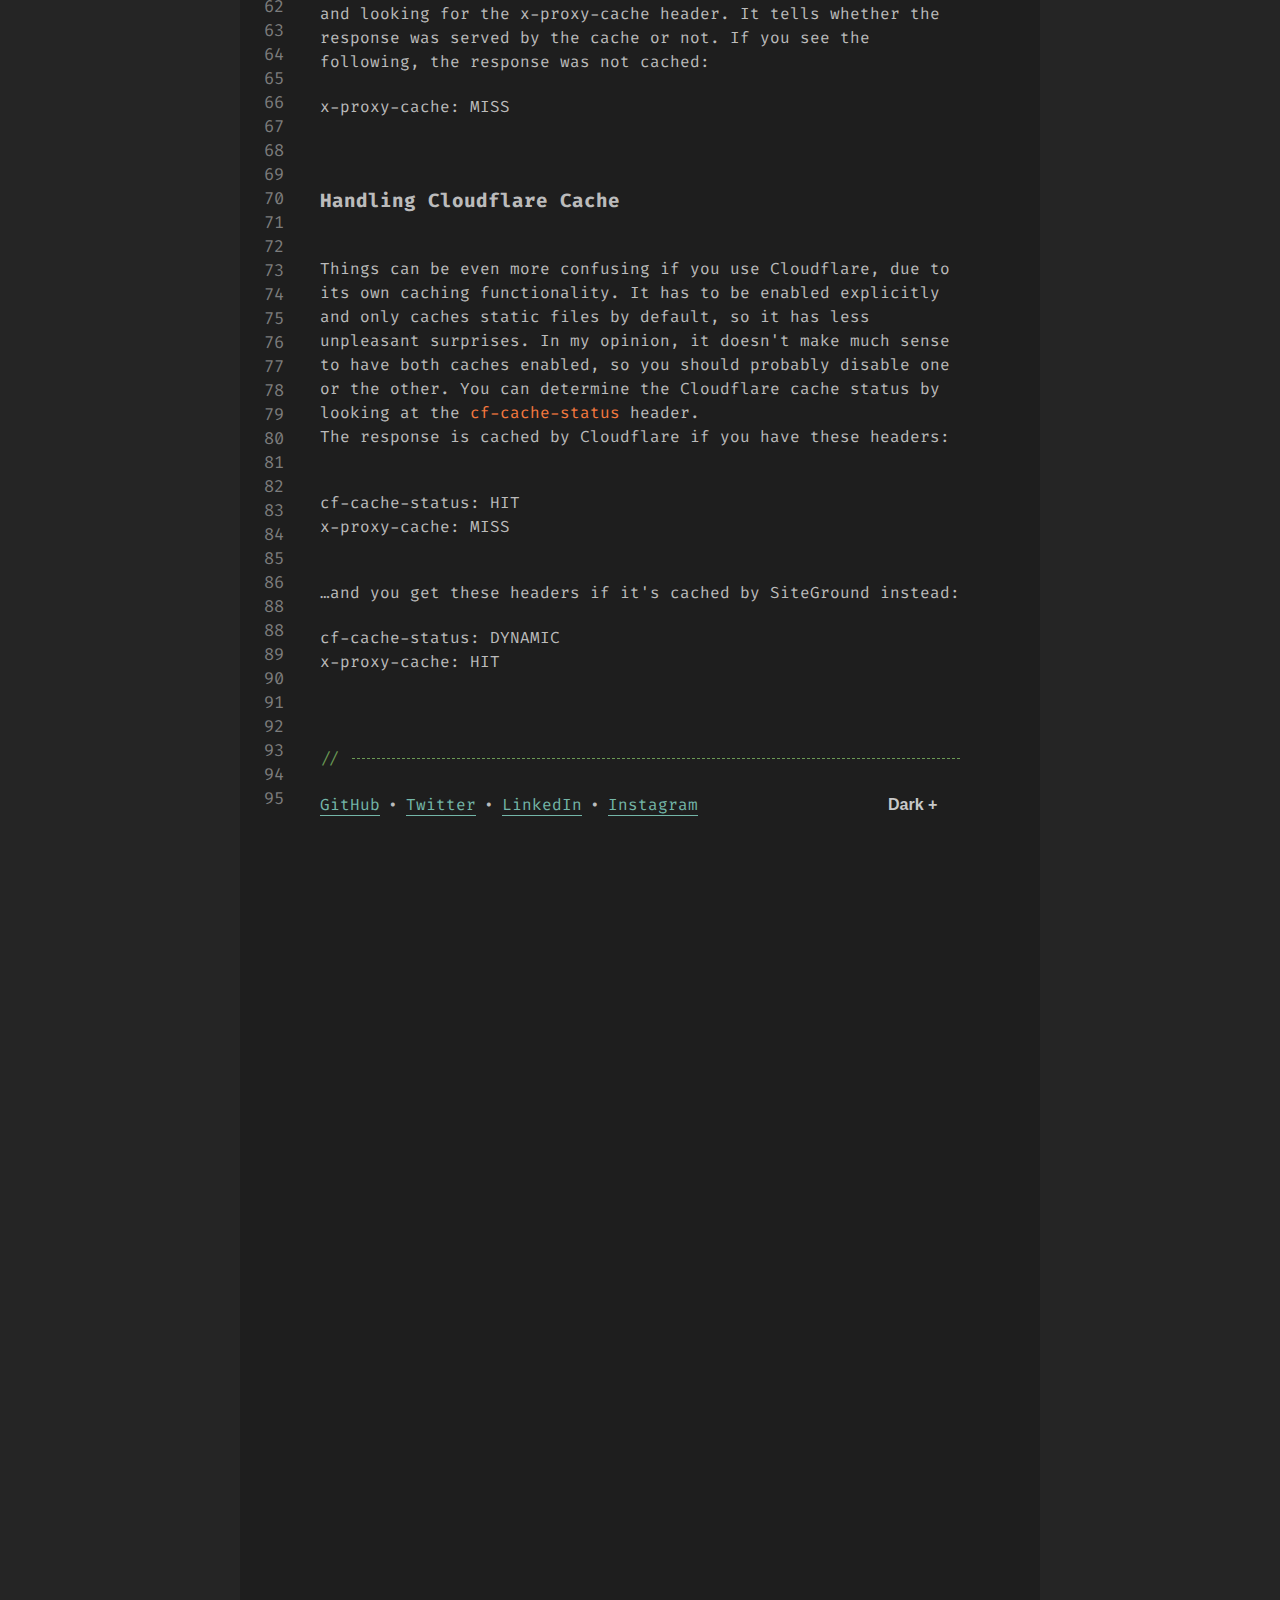
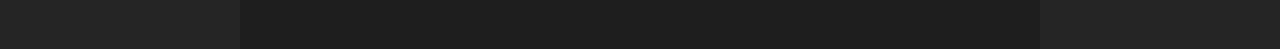
<file: fixing_siteground.html>
<!DOCTYPE html>
<html lang="en">
  <head>
    <meta charset="UTF-8" />
    <meta http-equiv="X-UA-Compatible" content="IE=edge" />
    <meta name="viewport" content="width=device-width, initial-scale=1.0" />
    <title>fixing_siteground</title>
    <link rel="stylesheet" href="./css/style.css" />
    <link rel="stylesheet" href="./css/build.css" />
    <link
      href="https://fonts.googleapis.com/css2?family=Fira+Code:wght@300;400;500;600;700&display=swap"
      rel="stylesheet"
    />
    <link
      rel="icon"
      type="image/x-icon"
      sizes="16x16 32x32"
      href="https://dodov.dev/media/site/7c35252aa6-1640615600/favicon-dark-plus.png"
      id="favicon"
    />
  </head>

  <body>
    <div class="wrapper">
      <nav>
        <ul>
          <a href="./index.html"><li class="home">home</li></a>
          <a href="./blog.html"><li class="blog">blog</li></a>
          <li class="dont_build active_tab">
            fixing-siteground-dynamic-cache-issues
            <a href="./blog.html" class="tab_close" title="Close Article">x</a>
          </li>
          <a href="./projects.html"><li class="projects">projects</li></a>
        </ul>
      </nav>

      <div class="main">
        <div class="num_line">
          <a href="#"><p>1</p></a>
          <a href="#"><p>2</p></a>
          <a href="#"><p>3</p></a>
          <a href="#"><p>4</p></a>
          <a href="#"><p>5</p></a>
          <a href="#"><p>6</p></a>
          <a href="#"><p>7</p></a>
          <a href="#"><p>8</p></a>
          <a href="#"><p>9</p></a>
          <a href="#"><p>10</p></a>
          <a href="#"><p>11</p></a>
          <a href="#"><p>12</p></a>
          <a href="#"><p>13</p></a>
          <a href="#"><p>14</p></a>
          <a href="#"><p>15</p></a>
          <a href="#"><p>16</p></a>
          <a href="#"><p>17</p></a>
          <a href="#"><p>18</p></a>
          <a href="#"><p>19</p></a>
          <a href="#"><p>20</p></a>
          <a href="#"><p>21</p></a>
          <a href="#"><p>22</p></a>
          <a href="#"><p>23</p></a>
          <a href="#"><p>24</p></a>
          <a href="#"><p>25</p></a>
          <a href="#"><p>26</p></a>
          <a href="#"><p>27</p></a>
          <a href="#"><p>28</p></a>
          <a href="#"><p>29</p></a>
          <a href="#"><p>30</p></a>
          <a href="#"><p>31</p></a>
          <a href="#"><p>33</p></a>
          <a href="#"><p>33</p></a>
          <a href="#"><p>34</p></a>
          <a href="#"><p>35</p></a>
          <a href="#"><p>36</p></a>
          <a href="#"><p>37</p></a>
          <a href="#"><p>38</p></a>
          <a href="#"><p>39</p></a>
          <a href="#"><p>40</p></a>
          <a href="#"><p>41</p></a>
          <a href="#"><p>42</p></a>
          <a href="#"><p>43</p></a>
          <a href="#"><p>44</p></a>
          <a href="#"><p>45</p></a>
          <a href="#"><p>46</p></a>
          <a href="#"><p>47</p></a>
          <a href="#"><p>48</p></a>
          <a href="#"><p>49</p></a>
          <a href="#"><p>50</p></a>
          <a href="#"><p>51</p></a>
          <a href="#"><p>52</p></a>
          <a href="#"><p>53</p></a>
          <a href="#"><p>54</p></a>
          <a href="#"><p>55</p></a>
          <a href="#"><p>56</p></a>
          <a href="#"><p>57</p></a>
          <a href="#"><p>58</p></a>
          <a href="#"><p>59</p></a>
          <a href="#"><p>60</p></a>
          <a href="#"><p>61</p></a>
          <a href="#"><p>62</p></a>
          <a href="#"><p>63</p></a>
          <a href="#"><p>64</p></a>
          <a href="#"><p>65</p></a>
          <a href="#"><p>66</p></a>
          <a href="#"><p>67</p></a>
          <a href="#"><p>68</p></a>
          <a href="#"><p>69</p></a>
          <a href="#"><p>70</p></a>
          <a href="#"><p>71</p></a>
          <a href="#"><p>72</p></a>
          <a href="#"><p>73</p></a>
          <a href="#"><p>74</p></a>
          <a href="#"><p>75</p></a>
          <a href="#"><p>76</p></a>
          <a href="#"><p>77</p></a>
          <a href="#"><p>78</p></a>
          <a href="#"><p>79</p></a>
          <a href="#"><p>80</p></a>
          <a href="#"><p>81</p></a>
          <a href="#"><p>82</p></a>
          <a href="#"><p>83</p></a>
          <a href="#"><p>84</p></a>
          <a href="#"><p>85</p></a>
          <a href="#"><p>86</p></a>
          <a href="#"><p>88</p></a>
          <a href="#"><p>88</p></a>
          <a href="#"><p>89</p></a>
          <a href="#"><p>90</p></a>
          <a href="#"><p>91</p></a>
          <a href="#"><p>92</p></a>
          <a href="#"><p>93</p></a>
          <a href="#"><p>94</p></a>
          <a href="#"><p>95</p></a>
          
        </div>

        <article>
          <header>
            <div class="header_left">
              <h1>Fixing SiteGround Dynamic Cache Issues</h1>
              <p>
                That's what you get for not using WordPress…
              </p>
            </div>
            <div class="header_right">
              <p title="Sunday,June 12,2022, 13:00 EEST">12 Jun 2022</p>
              <p>100 lines</p>
            </div>
          </header>

          <img
            src="./img/siteground.png"
            alt="Terminal command (rm -rf
          .git), surrounded by random characters."
            id="img1"
          />
          <div id="modal1" class="modal1">
            <img
              src="./img/siteground.png"
              alt="Terminal command (rm -rf
          .git), surrounded by random characters."
            />
          </div>

          <p>
            If your website is hosted on SiteGround and you have strange issues, such as clicking on 
            a button and nothing happening, it could be a cache issue. By default, 
            SiteGround caches all requests, as they've said in <a href="#" class="link">their help center article</a>:
          </p>

          <br />

          <ul style="color:rgb(124, 119, 119);">
            <li class="list_items">
              <div><p>Our Dynamic caching is a full-page caching mechanism powered</p></div>
            </li>
            <li class="list_items">
              <div>
                <p>by NGINX that's enabled and running by default on all</p>
              </div>
            </li>
            <li class="list_items">
                <div><p>SiteGround servers.</p></div>
              </li>
          </ul>
          <br />

          <p>
            The problem is that everything is cached, including the raw HTML of your pages and AJAX requests made by either your front-end, admin panel, or whatever. 
            There also appears to be no way to simply turn off this functionality.</p>

            <br />
          

          <p>
            In my case, I'm using Kirby CMS and this aggressive caching means that 
            if I change the status of a blog post from <i>Draft</i> to Public, it actually happens 
            at a filesystem level, but since the HTML of the blog is cached, the article doesn't appear. 
            Because AJAX requests are <i>also</i> cached, the Kirby panel front-end isn't updated as well, 
            leaving no indication that something actually happened.
          </p>

          <br />

          <p>
            SiteGround has built-in exceptions for the cache. For example, 
            if a visitor has the <span style="color:rgb(245, 121, 63)">wordpress_logged_in_</span> or 
            <span style="color:rgb(245, 121, 63)"></span>Drupal.visitor.name</span> cookie, 
            they'll bypass the cache and see all changes they make immediately. However, 
            if you're using something other than WordPress or Drupal, like me, you're screwed.
          </p>

          <br />

          <p>
            Luckily, SiteGround respects <span style="color:rgb(245, 121, 63)">Cache-Control</span><a href="#" class="link">headers</a>that your server sends. 
            You can turn off the cache entirely by adding the following in your main <span style="color:rgb(245, 121, 63)">index.php</span> file:
          </p>

          <br />

          <p>
            <span style="color:rgb(40, 196, 207)">header</span>('Cache-Control: no-cache');
          </p>

          <br />

          <p>
            Alternatively, in case of using Kirby, 
            you could disable it for just the panel by matching the request path with regex:
          </p>

          <br />

          <p>
            <span style="color:rgb(240, 32, 118)">if </span>(preg_match(<span style="color:rgb(168, 152, 5)">'~^/(panel|api)(/|\?|$)~'</span>, $_SERVER[<span style="color:rgb(168, 152, 5)">'REQUEST_URI'</span>])) {
                header('Cache-Control: no-cache');
            }
          </p>

          <br />

          <p>
            You can check if this works by inspecting the response headers and looking for the x-proxy-cache header. 
            It tells whether the response was served by the cache or not. If you see the following, the response was not cached:
          </p>

          <br />

          <p>
            x-proxy-cache: MISS
          </p>

          <br />


          <h2>Handling Cloudflare Cache</h2><br />

          <p>
            Things can be even more confusing if you use Cloudflare, due to its own caching functionality. 
            It has to be enabled explicitly and only caches static files by default, 
            so it has less unpleasant surprises. In my opinion, it doesn't make much sense to have both caches enabled, 
            so you should probably disable one or the other. You can determine the Cloudflare cache status by looking at the <span style="color:rgb(245, 121, 63)">cf-cache-status</span> header.
          </p>

          
          <p>
            The response is cached by Cloudflare if you have these headers:
          </p>

          <br />
          <br />

          <ul>
            <li>
              <div>
                <p>
                    cf-cache-status: HIT
                </p>
              </div>
            </li>
            <li>
              <div>
                <p>
                    x-proxy-cache: MISS
                </p>
              </div>
            </li>
          </ul>

          <br />

          <br />

         
          <p>
            …and you get these headers if it's cached by SiteGround instead:
          </p>
          <br />

          <ul>
            <li>
              <div>
                <p>
                    cf-cache-status: DYNAMIC
                </p>
              </div>
            </li>
            <li>
              <div>
                <p>
                    x-proxy-cache: HIT
                </p>
              </div>
            </li>
          </ul>

          <br />
          <br />
        </article>

        <div class="separator">
          <span>//</span>
          <hr />
        </div>

        <div class="foot">
          <ul class="foot_links">
            <li><a class="link">GitHub</a></li>
            <span>•</span>
            <li><a class="link">Twitter</a></li>
            <span>•</span>
            <li><a class="link">LinkedIn</a></li>
            <span>•</span>
            <li><a class="link">Instagram</a></li>
          </ul>

          <div class="foot_theme">
            <select name="theme" id="theme">
              <option value="dark" id="dark">Dark +</option>
              <option value="light" id="light">Light +</option>
              <option value="monokai">Monokai</option>
              <option value="g-dark">GitHub Dark</option>
              <option value="g-light">GitHub Light</option>
              <option value="slrzd light">Solarized Light</option>
            </select>
          </div>
        </div>
      </div>
    </div>

    <script src="./index.js"></script>
  </body>
</html>
</file>
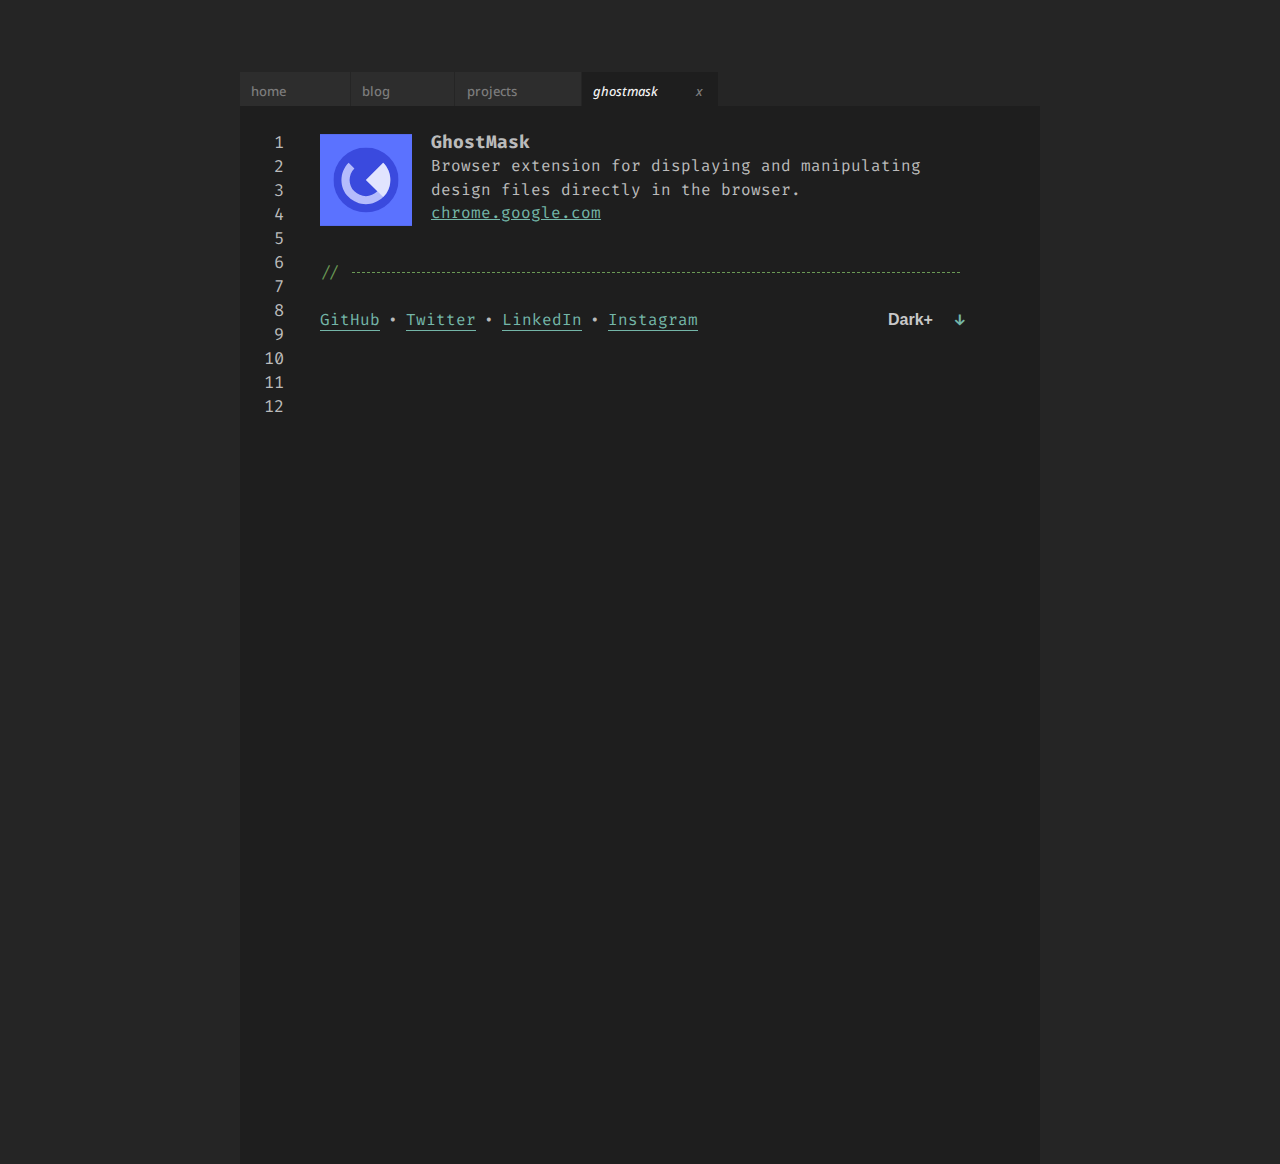
<file: ghostmask.html>
<!DOCTYPE html>
<html lang="en">
  <head>
    <meta charset="UTF-8" />
    <meta http-equiv="X-UA-Compatible" content="IE=edge" />
    <meta name="viewport" content="width=device-width, initial-scale=1.0" />
    <link
      rel="icon"
      type="image/x-icon"
      sizes="16x16 32x32"
      href="https://dodov.dev/media/site/7c35252aa6-1640615600/favicon-dark-plus.png"
      id="favicon"
    />
    <title>GhostMask • Projects • Hristiyan Dodov</title>
    <link rel="stylesheet" href="./css/style.css" />
    <link rel="stylesheet" href="./css/projects.css" />

    <link
      href="https://fonts.googleapis.com/css2?family=Fira+Code:wght@300;400;500;600;700&display=swap"
      rel="stylesheet"
    />
  </head>
  <body>
    <div class="wrapper">
      <nav>
        <ul>
          <a href="./index.html"><li class="home">home</li></a>
          <a href="./blog.html"><li class="blog">blog</li></a>
          <a href="./projects.html"><li class="projects">projects</li></a>
          <em
            ><li class="active_tab">
              ghostmask &MediumSpace;
              <a href="projects.html" class="tab_close" title="Close Article"
                >x</a
              >
            </li></em
          >
        </ul>
      </nav>

      <div class="main">
        <div class="num_line">
          <p>1</p>
          <p>2</p>
          <p>3</p>
          <p>4</p>
          <p>5</p>
          <p>6</p>
          <p>7</p>
          <p>8</p>
          <p>9</p>
          <p>10</p>
          <p>11</p>
          <p>12</p>
        </div>

        <div class="ghostmask">
          <div id="modal1" class="ghostmask-image modal1">
            <a href="ghostmask.html"
              ><img src="./img/ghostmask-logo.svg" class="img" alt=""
            /></a>
          </div>
          <div class="ghostmask-text">
            <h1 class="ghostmask-head">GhostMask</h1>
            <a href="chrome.google.com" class="mobile">chrome.google.com</a>
            <p class="ghostmask-paragraph">
              Browser extension for displaying and manipulating design files
              directly in the browser.
            </p>
            <a href="chrome.google.com" class="ghostmask-link"
              >chrome.google.com</a
            >
          </div>
        </div>

        <div class="separator">
          <span>//</span>
          <hr />
        </div>

        <div class="foot">
          <ul class="foot_links">
            <li><a>GitHub</a></li>
            <span>•</span>
            <li><a>Twitter</a></li>
            <span>•</span>
            <li><a>LinkedIn</a></li>
            <span>•</span>
            <li><a>Instagram</a></li>
          </ul>

          <div class="foot_theme">
            <select name="theme_select" id="theme_select">
              <option value="dark">Dark+</option>
              <option value="light">Light+</option>
              <option value="monokai">Monokai</option>
              <option value="g-dark">GitHub Dark</option>
              <option value="g-light">GitHub Light</option>
              <option value="solarized">Solarized Light</option>
            </select>
            <span class="theme_arrow">↓</span>
          </div>
        </div>
      </div>
    </div>

    <script src="./index.js"></script>
  </body>
</html>
</file>
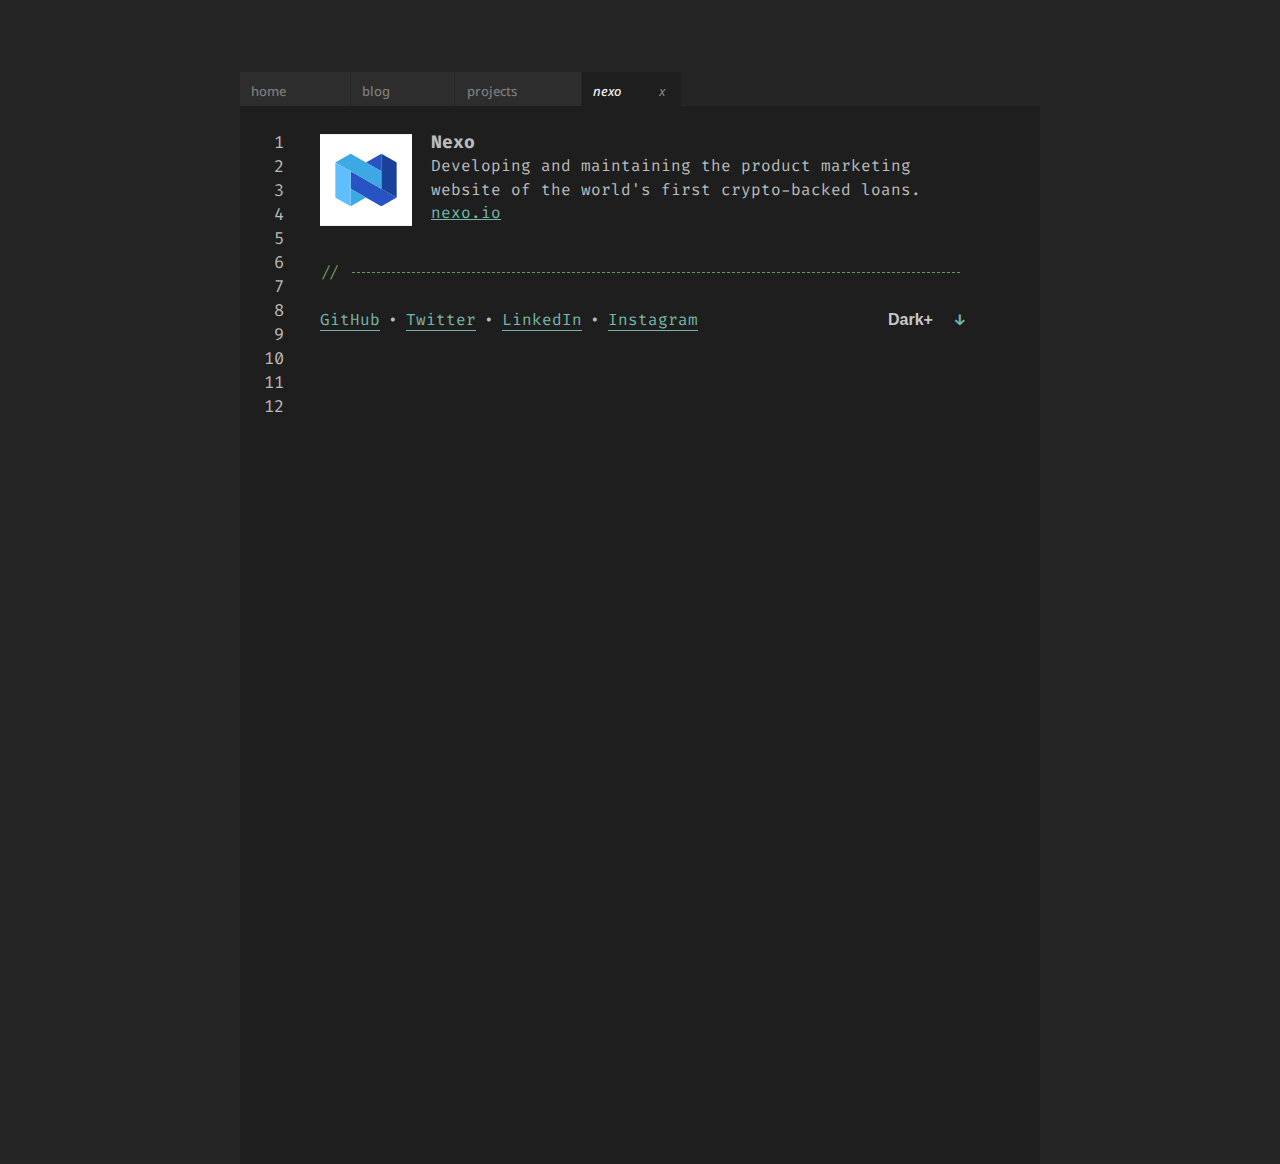
<file: nexo.html>
<!DOCTYPE html>
<html lang="en">
  <head>
    <meta charset="UTF-8" />
    <meta http-equiv="X-UA-Compatible" content="IE=edge" />
    <meta name="viewport" content="width=device-width, initial-scale=1.0" />
    <link
      rel="icon"
      type="image/x-icon"
      sizes="16x16 32x32"
      href="https://dodov.dev/media/site/7c35252aa6-1640615600/favicon-dark-plus.png"
      id="favicon"
    />
    <title>Nexo • Projects • Hristiyan Dodov</title>
    <link rel="stylesheet" href="./css/style.css" />
    <link rel="stylesheet" href="./css/projects.css" />

    <link
      href="https://fonts.googleapis.com/css2?family=Fira+Code:wght@300;400;500;600;700&display=swap"
      rel="stylesheet"
    />
  </head>
  <body>
    <div class="wrapper">
      <nav>
        <ul>
          <a href="./index.html"><li class="home">home</li></a>
          <a href="./blog.html"><li class="blog">blog</li></a>
          <a href="./projects.html"><li class="projects">projects</li></a>
          <em
            ><li class="active_tab">
              nexo &MediumSpace;
              <a href="projects.html" class="tab_close" title="Close Article"
                >x</a
              >
            </li></em
          >
        </ul>
      </nav>

      <div class="main">
        <div class="num_line">
          <p>1</p>
          <p>2</p>
          <p>3</p>
          <p>4</p>
          <p>5</p>
          <p>6</p>
          <p>7</p>
          <p>8</p>
          <p>9</p>
          <p>10</p>
          <p>11</p>
          <p>12</p>
        </div>

        <div class="nexo">
          <div class="nexo-image">
            <img src="./img/Nexo.svg" alt="" />
          </div>
          <div class="nexo-text">
            <h1 class="nexo-head">Nexo</h1>
            <a href="nexo.io" class="mobile">nexo.io</a>
            <p class="nexo-paragraph">
              Developing and maintaining the product marketing website of the
              world's first crypto-backed loans.
            </p>
            <a href="nexo.io" class="nexo-link">nexo.io</a>
          </div>
        </div>

        <div class="separator">
          <span>//</span>
          <hr />
        </div>

        <div class="foot">
          <ul class="foot_links">
            <li><a>GitHub</a></li>
            <span>•</span>
            <li><a>Twitter</a></li>
            <span>•</span>
            <li><a>LinkedIn</a></li>
            <span>•</span>
            <li><a>Instagram</a></li>
          </ul>

          <div class="foot_theme">
            <select name="theme_select" id="theme_select">
              <option value="dark">Dark+</option>
              <option value="light">Light+</option>
              <option value="monokai">Monokai</option>
              <option value="g-dark">GitHub Dark</option>
              <option value="g-light">GitHub Light</option>
              <option value="solarized">Solarized Light</option>
            </select>
            <span class="theme_arrow">↓</span>
          </div>
        </div>
      </div>
    </div>

    <script src="./index.js"></script>
  </body>
</html>
</file>
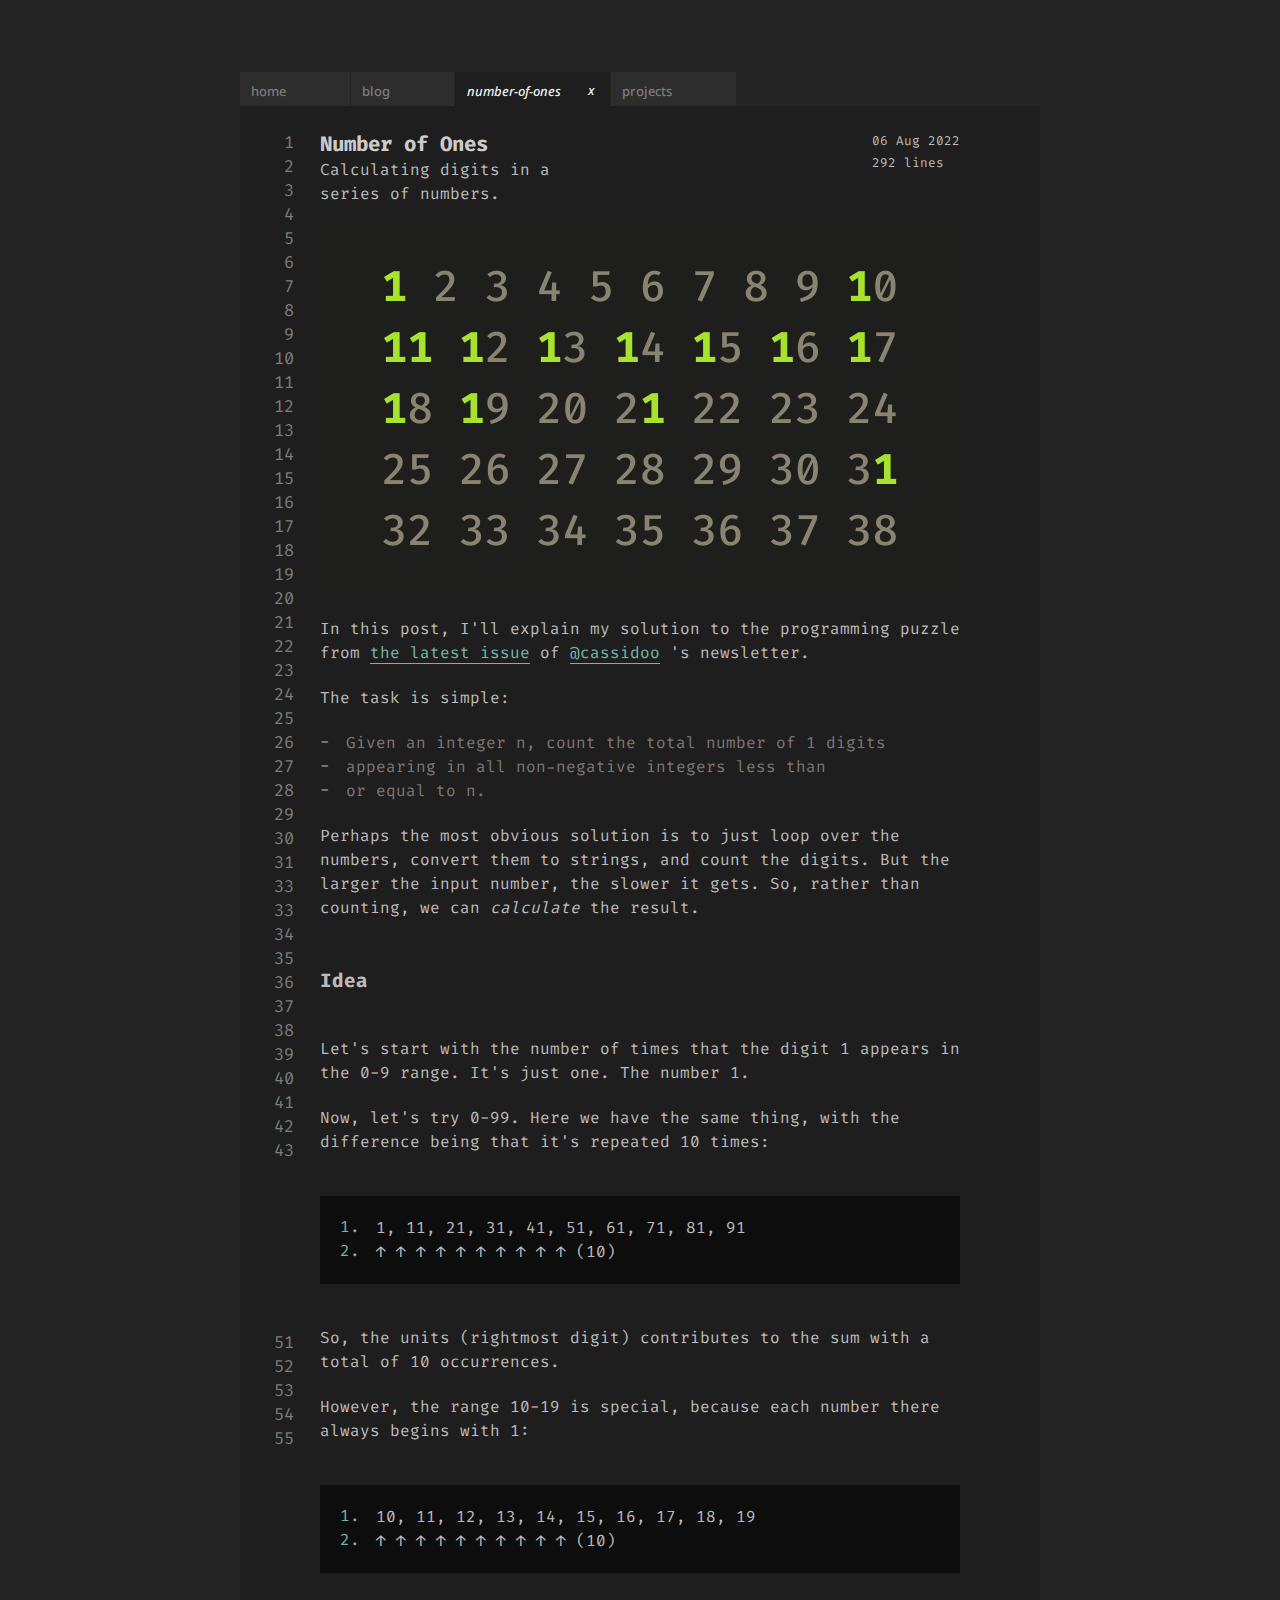
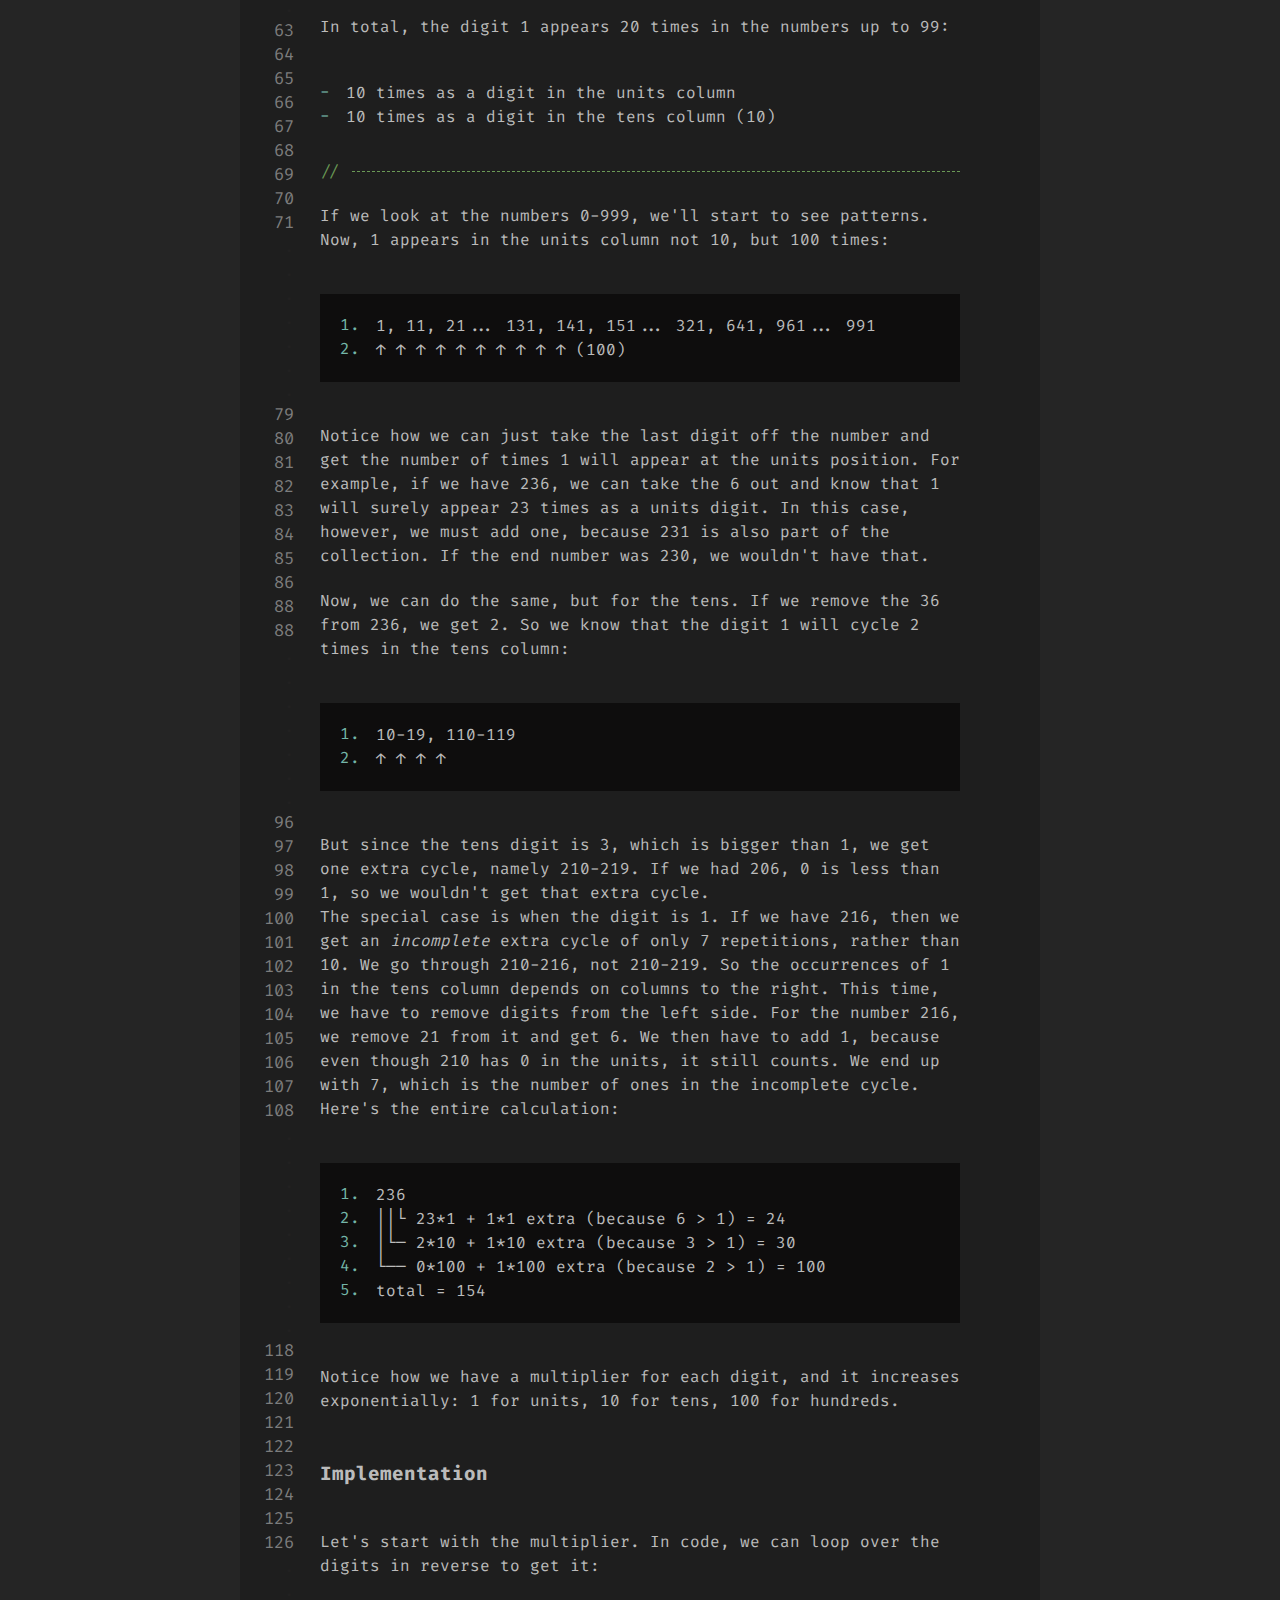
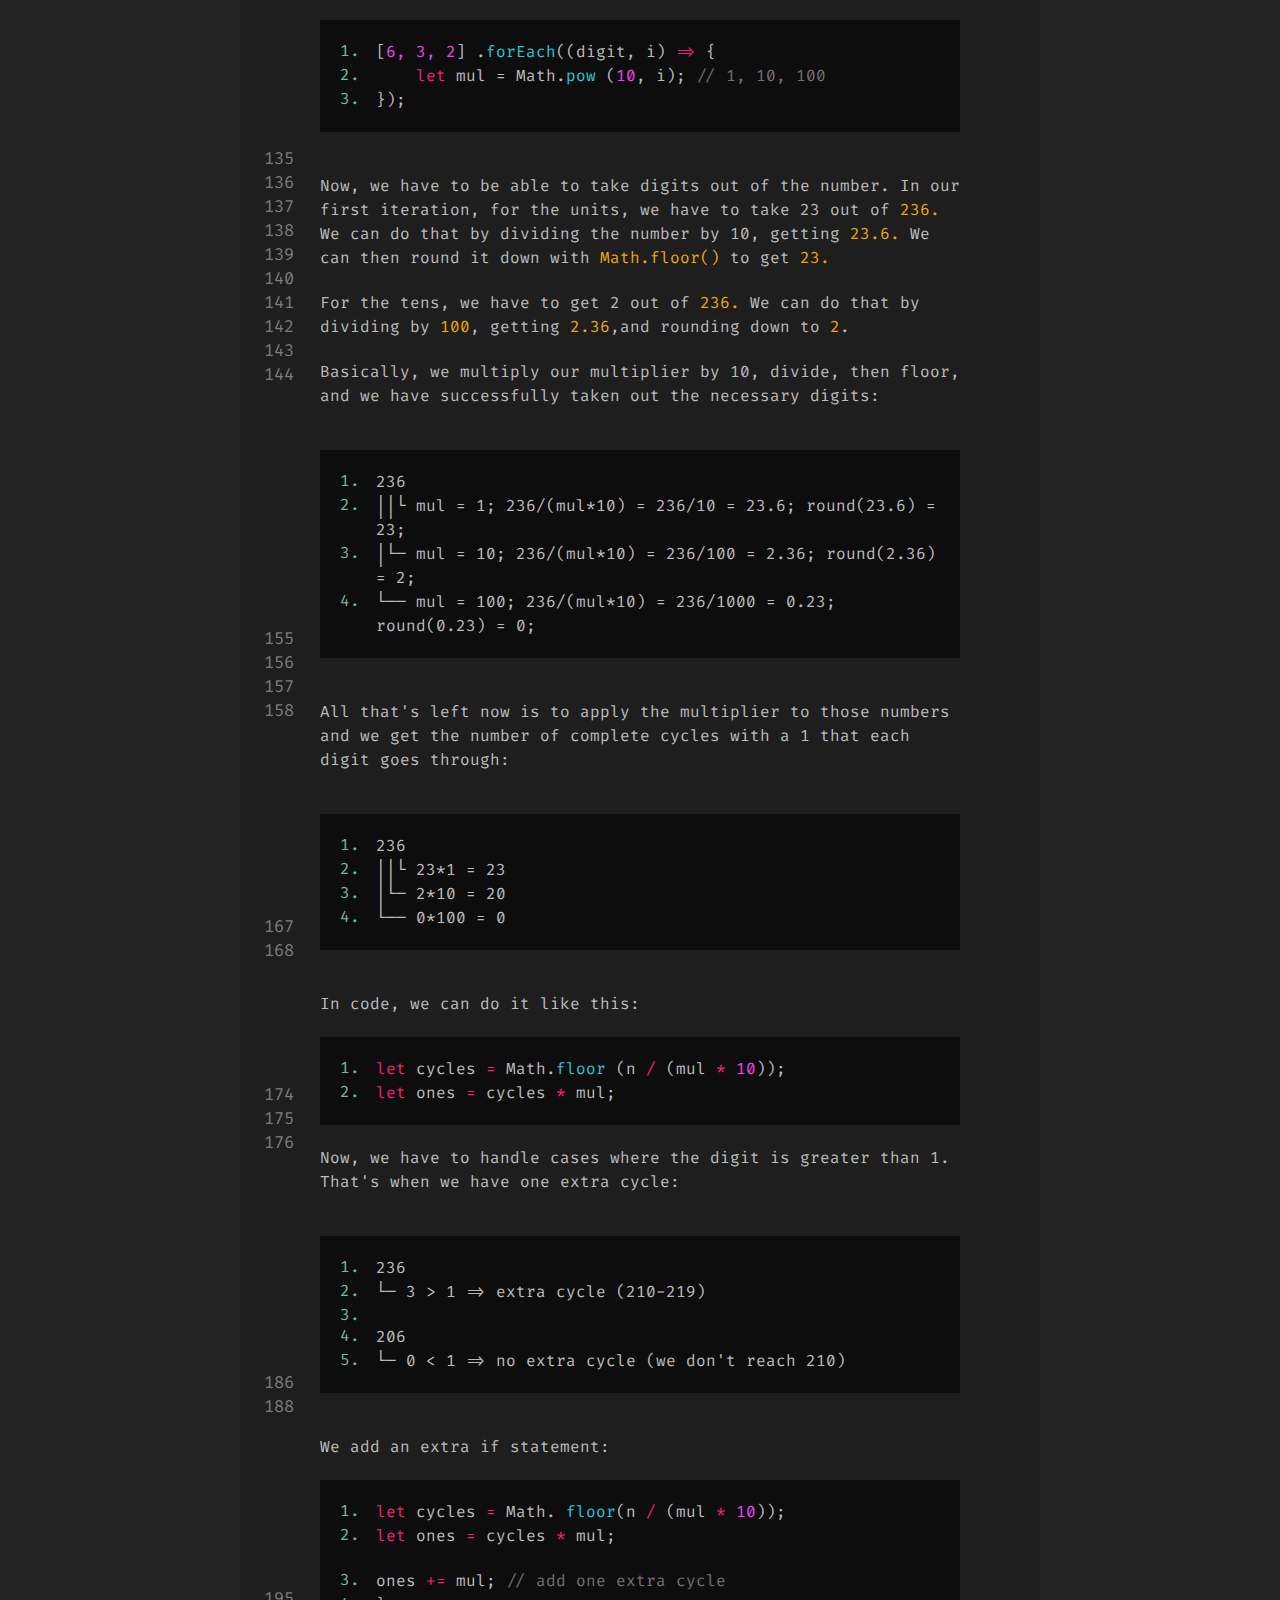
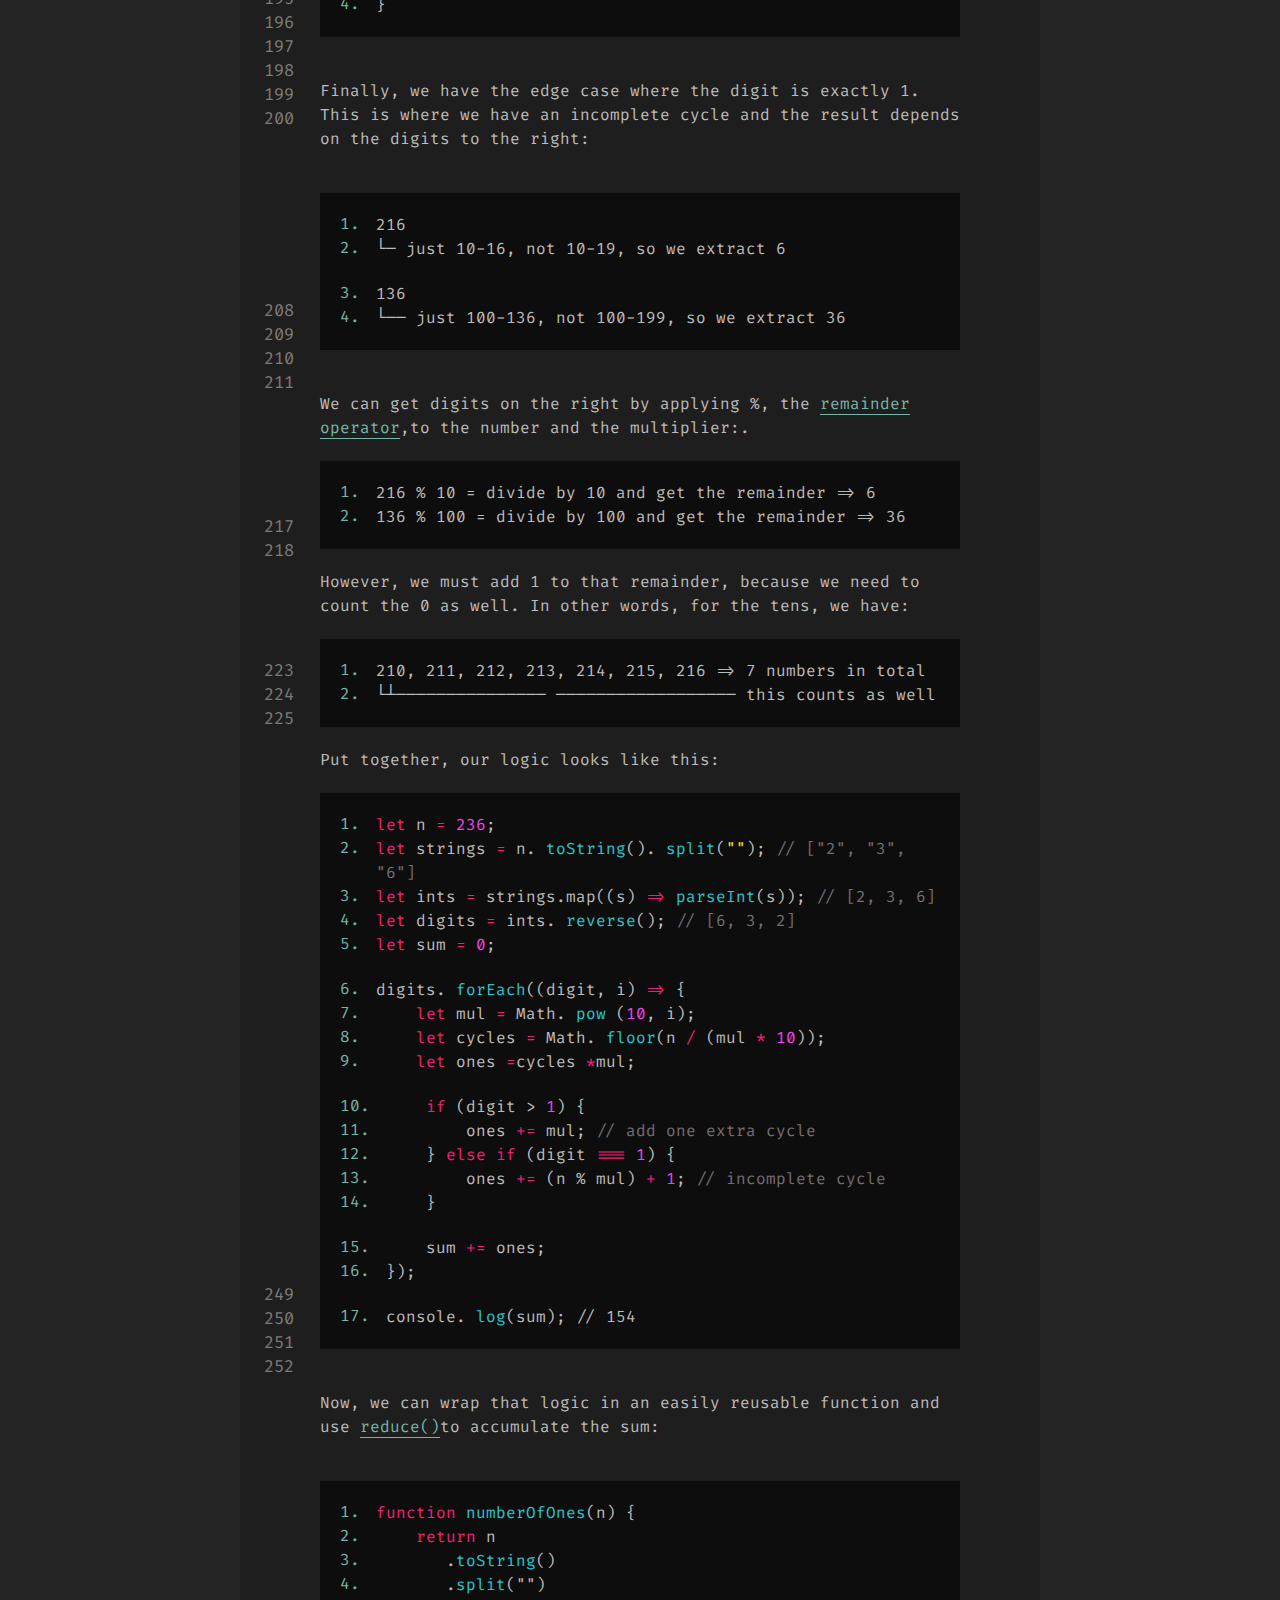
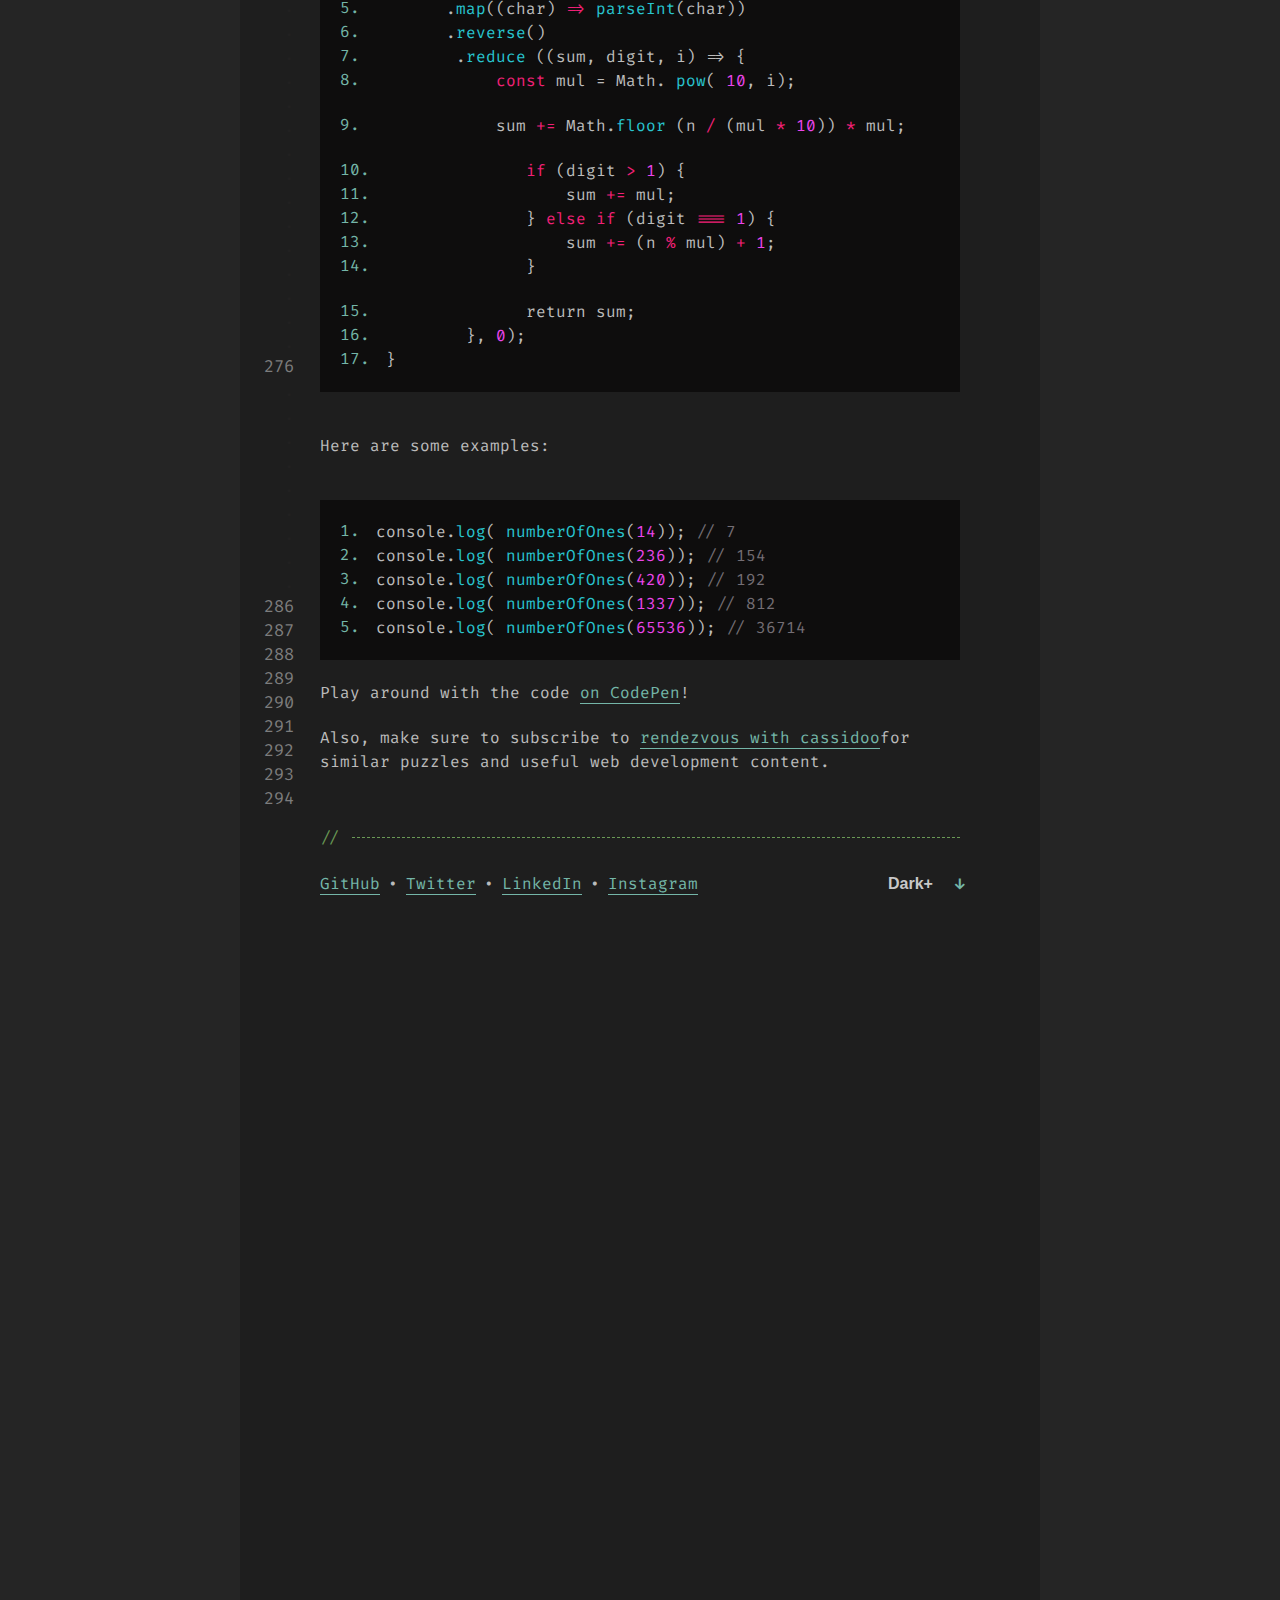
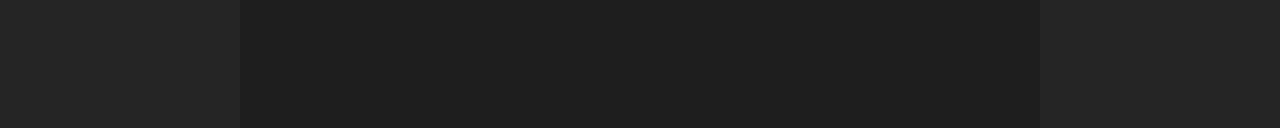
<file: number-of-ones.html>
<!DOCTYPE html>
<html lang="en">
  <head>
    <meta charset="UTF-8" />
    <meta http-equiv="X-UA-Compatible" content="IE=edge" />
    <meta name="viewport" content="width=device-width, initial-scale=1.0" />
    <title>number-of-ones</title>
    <link rel="stylesheet" href="./css/style.css" />
    <link rel="stylesheet" href="./css/build.css" />
    <link
      href="https://fonts.googleapis.com/css2?family=Fira+Code:wght@300;400;500;600;700&display=swap"
      rel="stylesheet"
    />
    <link
      rel="icon"
      type="image/x-icon"
      sizes="16x16 32x32"
      href="https://dodov.dev/media/site/7c35252aa6-1640615600/favicon-dark-plus.png"
      id="favicon"
    />
  </head>

  <body>
    <div class="wrapper">
      <nav>
        <ul>
          <a href="./index.html"><li >home</li></a>
          <a href="./blog.html"><li class="blog">blog</li></a>
          <li class="dont_build active_tab">
            number-of-ones
            <a href="./blog.html" class="tab_close" title="Close Article">x</a>
          </li>
          <a href="./projects.html"><li class="projects">projects</li></a>
        </ul>
      </nav>

      <div class="main">
        <div class="num_line">
          <a href="#"><p>1</p></a>
          <a href="#"><p>2</p></a>
          <a href="#"><p>3</p></a>
          <a href="#"><p>4</p></a>
          <a href="#"><p>5</p></a>
          <a href="#"><p>6</p></a>
          <a href="#"><p>7</p></a>
          <a href="#"><p>8</p></a>
          <a href="#"><p>9</p></a>
          <a href="#"><p>10</p></a>
          <a href="#"><p>11</p></a>
          <a href="#"><p>12</p></a>
          <a href="#"><p>13</p></a>
          <a href="#"><p>14</p></a>
          <a href="#"><p>15</p></a>
          <a href="#"><p>16</p></a>
          <a href="#"><p>17</p></a>
          <a href="#"><p>18</p></a>
          <a href="#"><p>19</p></a>
          <a href="#"><p>20</p></a>
          <a href="#"><p>21</p></a>
          <a href="#"><p>22</p></a>
          <a href="#"><p>23</p></a>
          <a href="#"><p>24</p></a>
          <a href="#"><p>25</p></a>
          <a href="#"><p>26</p></a>
          <a href="#"><p>27</p></a>
          <a href="#"><p>28</p></a>
          <a href="#"><p>29</p></a>
          <a href="#"><p>30</p></a>
          <a href="#"><p>31</p></a>
          <a href="#"><p>33</p></a>
          <a href="#"><p>33</p></a>
          <a href="#"><p>34</p></a>
          <a href="#"><p>35</p></a>
          <a href="#"><p>36</p></a>
          <a href="#"><p>37</p></a>
          <a href="#"><p>38</p></a>
          <a href="#"><p>39</p></a>
          <a href="#"><p>40</p></a>
          <a href="#"><p>41</p></a>
          <a href="#"><p>42</p></a>
          <a href="#"><p>43</p></a>
          <a href="#" style="color:rgb(34, 33, 33);"><p>.</p></a>
          <a href="#" style="color:rgb(34, 33, 33);"><p>.</p></a>
          <a href="#" style="color:rgb(34, 33, 33);"><p>.</p></a>
          <a href="#" style="color:rgb(34, 33, 33);"><p>.</p></a>
          <a href="#" style="color:rgb(34, 33, 33);"><p>.</p></a>
          <a href="#" style="color:rgb(34, 33, 33);"><p>.</p></a>
          <a href="#" style="color:rgb(34, 33, 33);"><p>.</p></a>
          <a href="#"><p>51</p></a>
          <a href="#"><p>52</p></a>
          <a href="#"><p>53</p></a>
          <a href="#"><p>54</p></a>
          <a href="#"><p>55</p></a>
          <a href="#" style="color:rgb(34, 33, 33);"><p>.</p></a>
          <a href="#" style="color:rgb(34, 33, 33);"><p>.</p></a>
          <a href="#" style="color:rgb(34, 33, 33);"><p>.</p></a>
          <a href="#" style="color:rgb(34, 33, 33);"><p>.</p></a>
          <a href="#" style="color:rgb(34, 33, 33);"><p>.</p></a>
          <a href="#" style="color:rgb(34, 33, 33);"><p>.</p></a>
          <a href="#" style="color:rgb(34, 33, 33);"><p>.</p></a>
          <a href="#"><p>63</p></a>
          <a href="#"><p>64</p></a>
          <a href="#"><p>65</p></a>
          <a href="#"><p>66</p></a>
          <a href="#"><p>67</p></a>
          <a href="#"><p>68</p></a>
          <a href="#"><p>69</p></a>
          <a href="#"><p>70</p></a>
          <a href="#"><p>71</p></a>
          <a href="#" style="color:rgb(34, 33, 33);"><p>.</p></a>
          <a href="#" style="color:rgb(34, 33, 33);"><p>.</p></a>
          <a href="#" style="color:rgb(34, 33, 33);"><p>.</p></a>
          <a href="#" style="color:rgb(34, 33, 33);"><p>.</p></a>
          <a href="#" style="color:rgb(34, 33, 33);"><p>.</p></a>
          <a href="#" style="color:rgb(34, 33, 33);"><p>.</p></a>
          <a href="#" style="color:rgb(34, 33, 33);"><p>.</p></a>
          <a href="#"><p>79</p></a>
          <a href="#"><p>80</p></a>
          <a href="#"><p>81</p></a>
          <a href="#"><p>82</p></a>
          <a href="#"><p>83</p></a>
          <a href="#"><p>84</p></a>
          <a href="#"><p>85</p></a>
          <a href="#"><p>86</p></a>
          <a href="#"><p>88</p></a>
          <a href="#"><p>88</p></a>
          <a href="#" style="color:rgb(34, 33, 33);"><p>.</p></a>
          <a href="#" style="color:rgb(34, 33, 33);"><p>.</p></a>
          <a href="#" style="color:rgb(34, 33, 33);"><p>.</p></a>
          <a href="#" style="color:rgb(34, 33, 33);"><p>.</p></a>
          <a href="#" style="color:rgb(34, 33, 33);"><p>.</p></a>
          <a href="#" style="color:rgb(34, 33, 33);"><p>.</p></a>
          <a href="#" style="color:rgb(34, 33, 33);"><p>.</p></a>
          <a href="#"><p>96</p></a>
          <a href="#"><p>97</p></a>
          <a href="#"><p>98</p></a>
          <a href="#"><p>99</p></a>
          <a href="#"><p>100</p></a>
          <a href="#"><p>101</p></a>
          <a href="#"><p>102</p></a>
          <a href="#"><p>103</p></a>
          <a href="#"><p>104</p></a>
          <a href="#"><p>105</p></a>
          <a href="#"><p>106</p></a>
          <a href="#"><p>107</p></a>
          <a href="#"><p>108</p></a>
          <a href="#" style="color:rgb(34, 33, 33);"><p>.</p></a>
          <a href="#" style="color:rgb(34, 33, 33);"><p>.</p></a>
          <a href="#" style="color:rgb(34, 33, 33);"><p>.</p></a>
          <a href="#" style="color:rgb(34, 33, 33);"><p>.</p></a>
          <a href="#" style="color:rgb(34, 33, 33);"><p>.</p></a>
          <a href="#" style="color:rgb(34, 33, 33);"><p>.</p></a>
          <a href="#" style="color:rgb(34, 33, 33);"><p>.</p></a>
          <a href="#" style="color:rgb(34, 33, 33);"><p>.</p></a>
          <a href="#" style="color:rgb(34, 33, 33);"><p>.</p></a>
          <a href="#"><p>118</p></a>
          <a href="#"><p>119</p></a>
          <a href="#"><p>120</p></a>
          <a href="#"><p>121</p></a>
          <a href="#"><p>122</p></a>
          <a href="#"><p>123</p></a>
          <a href="#"><p>124</p></a>
          <a href="#"><p>125</p></a>
          <a href="#"><p>126</p></a>
          <a href="#" style="color:rgb(34, 33, 33);"><p>.</p></a>
          <a href="#" style="color:rgb(34, 33, 33);"><p>.</p></a>
          <a href="#" style="color:rgb(34, 33, 33);"><p>.</p></a>
          <a href="#" style="color:rgb(34, 33, 33);"><p>.</p></a>
          <a href="#" style="color:rgb(34, 33, 33);"><p>.</p></a>
          <a href="#" style="color:rgb(34, 33, 33);"><p>.</p></a>
          <a href="#" style="color:rgb(34, 33, 33);"><p>.</p></a>
          <a href="#" style="color:rgb(34, 33, 33);"><p>.</p></a>
          <a href="#"><p>135</p></a>
          <a href="#"><p>136</p></a>
          <a href="#"><p>137</p></a>
          <a href="#"><p>138</p></a>
          <a href="#"><p>139</p></a>
          <a href="#"><p>140</p></a>
          <a href="#"><p>141</p></a>
          <a href="#"><p>142</p></a>
          <a href="#"><p>143</p></a>
          <a href="#"><p>144</p></a>
          <a href="#" style="color:rgb(34, 33, 33);"><p>.</p></a>
          <a href="#" style="color:rgb(34, 33, 33);"><p>.</p></a>
          <a href="#" style="color:rgb(34, 33, 33);"><p>.</p></a>
          <a href="#" style="color:rgb(34, 33, 33);"><p>.</p></a>
          <a href="#" style="color:rgb(34, 33, 33);"><p>.</p></a>
          <a href="#" style="color:rgb(34, 33, 33);"><p>.</p></a>
          <a href="#" style="color:rgb(34, 33, 33);"><p>.</p></a>
          <a href="#" style="color:rgb(34, 33, 33);"><p>.</p></a>
          <a href="#" style="color:rgb(34, 33, 33);"><p>.</p></a>
          <a href="#" style="color:rgb(34, 33, 33);"><p>.</p></a>
          <a href="#"><p>155</p></a>
          <a href="#"><p>156</p></a>
          <a href="#"><p>157</p></a>
          <a href="#"><p>158</p></a>
          <a href="#" style="color:rgb(34, 33, 33);"><p>.</p></a>
          <a href="#" style="color:rgb(34, 33, 33);"><p>.</p></a>
          <a href="#" style="color:rgb(34, 33, 33);"><p>.</p></a>
          <a href="#" style="color:rgb(34, 33, 33);"><p>.</p></a>
          <a href="#" style="color:rgb(34, 33, 33);"><p>.</p></a>
          <a href="#" style="color:rgb(34, 33, 33);"><p>.</p></a>
          <a href="#" style="color:rgb(34, 33, 33);"><p>.</p></a>
          <a href="#" style="color:rgb(34, 33, 33);"><p>.</p></a>
          <a href="#"><p>167</p></a>
          <a href="#"><p>168</p></a>
          <a href="#" style="color:rgb(34, 33, 33);"><p>.</p></a>
          <a href="#" style="color:rgb(34, 33, 33);"><p>.</p></a>
          <a href="#" style="color:rgb(34, 33, 33);"><p>.</p></a>
          <a href="#" style="color:rgb(34, 33, 33);"><p>.</p></a>
          <a href="#" style="color:rgb(34, 33, 33);"><p>.</p></a>
          <a href="#"><p>174</p></a>
          <a href="#"><p>175</p></a>
          <a href="#"><p>176</p></a>
          <a href="#" style="color:rgb(34, 33, 33);"><p>.</p></a>
          <a href="#" style="color:rgb(34, 33, 33);"><p>.</p></a>
          <a href="#" style="color:rgb(34, 33, 33);"><p>.</p></a>
          <a href="#" style="color:rgb(34, 33, 33);"><p>.</p></a>
          <a href="#" style="color:rgb(34, 33, 33);"><p>.</p></a>
          <a href="#" style="color:rgb(34, 33, 33);"><p>.</p></a>
          <a href="#" style="color:rgb(34, 33, 33);"><p>.</p></a>
          <a href="#" style="color:rgb(34, 33, 33);"><p>.</p></a>
          <a href="#" style="color:rgb(34, 33, 33);"><p>.</p></a>
          <a href="#"><p>186</p></a>
          <a href="#"><p>188</p></a>
          <a href="#" style="color:rgb(34, 33, 33);"><p>.</p></a>
          <a href="#" style="color:rgb(34, 33, 33);"><p>.</p></a>
          <a href="#" style="color:rgb(34, 33, 33);"><p>.</p></a>
          <a href="#" style="color:rgb(34, 33, 33);"><p>.</p></a>
          <a href="#" style="color:rgb(34, 33, 33);"><p>.</p></a>
          <a href="#" style="color:rgb(34, 33, 33);"><p>.</p></a>
          <a href="#" style="color:rgb(34, 33, 33);"><p>.</p></a>
          <a href="#"><p>195</p></a>
          <a href="#"><p>196</p></a>
          <a href="#"><p>197</p></a>
          <a href="#"><p>198</p></a>
          <a href="#"><p>199</p></a>
          <a href="#"><p>200</p></a>
          <a href="#" style="color:rgb(34, 33, 33);"><p>.</p></a>
          <a href="#" style="color:rgb(34, 33, 33);"><p>.</p></a>
          <a href="#" style="color:rgb(34, 33, 33);"><p>.</p></a>
          <a href="#" style="color:rgb(34, 33, 33);"><p>.</p></a>
          <a href="#" style="color:rgb(34, 33, 33);"><p>.</p></a>
          <a href="#" style="color:rgb(34, 33, 33);"><p>.</p></a>
          <a href="#" style="color:rgb(34, 33, 33);"><p>.</p></a>
          <a href="#"><p>208</p></a>
          <a href="#"><p>209</p></a>
          <a href="#"><p>210</p></a>
          <a href="#"><p>211</p></a>
          <a href="#" style="color:rgb(34, 33, 33);"><p>.</p></a>
          <a href="#" style="color:rgb(34, 33, 33);"><p>.</p></a>
          <a href="#" style="color:rgb(34, 33, 33);"><p>.</p></a>
          <a href="#" style="color:rgb(34, 33, 33);"><p>.</p></a>
          <a href="#" style="color:rgb(34, 33, 33);"><p>.</p></a>
          <a href="#"><p>217</p></a>
          <a href="#"><p>218</p></a>
          <a href="#" style="color:rgb(34, 33, 33);"><p>.</p></a>
          <a href="#" style="color:rgb(34, 33, 33);"><p>.</p></a>
          <a href="#" style="color:rgb(34, 33, 33);"><p>.</p></a>
          <a href="#" style="color:rgb(34, 33, 33);"><p>.</p></a>
          <a href="#"><p>223</p></a>
          <a href="#"><p>224</p></a>
          <a href="#"><p>225</p></a>
          <a href="#" style="color:rgb(34, 33, 33);"><p>.</p></a>
          <a href="#" style="color:rgb(34, 33, 33);"><p>.</p></a>
          <a href="#" style="color:rgb(34, 33, 33);"><p>.</p></a>
          <a href="#" style="color:rgb(34, 33, 33);"><p>.</p></a>
          <a href="#" style="color:rgb(34, 33, 33);"><p>.</p></a>
          <a href="#" style="color:rgb(34, 33, 33);"><p>.</p></a>
          <a href="#" style="color:rgb(34, 33, 33);"><p>.</p></a>
          <a href="#" style="color:rgb(34, 33, 33);"><p>.</p></a>
          <a href="#" style="color:rgb(34, 33, 33);"><p>.</p></a>
          <a href="#" style="color:rgb(34, 33, 33);"><p>.</p></a>
          <a href="#" style="color:rgb(34, 33, 33);"><p>.</p></a>
          <a href="#" style="color:rgb(34, 33, 33);"><p>.</p></a>
          <a href="#" style="color:rgb(34, 33, 33);"><p>.</p></a>
          <a href="#" style="color:rgb(34, 33, 33);"><p>.</p></a>
          <a href="#" style="color:rgb(34, 33, 33);"><p>.</p></a>
          <a href="#" style="color:rgb(34, 33, 33);"><p>.</p></a>
          <a href="#" style="color:rgb(34, 33, 33);"><p>.</p></a>
          <a href="#" style="color:rgb(34, 33, 33);"><p>.</p></a>
          <a href="#" style="color:rgb(34, 33, 33);"><p>.</p></a>
          <a href="#" style="color:rgb(34, 33, 33);"><p>.</p></a>
          <a href="#" style="color:rgb(34, 33, 33);"><p>.</p></a>
          <a href="#" style="color:rgb(34, 33, 33);"><p>.</p></a>
          <a href="#" style="color:rgb(34, 33, 33);"><p>.</p></a>
          <a href="#"><p>249</p></a>
          <a href="#"><p>250</p></a>
          <a href="#"><p>251</p></a>
          <a href="#"><p>252</p></a>
          <a href="#" style="color:rgb(34, 33, 33);"><p>.</p></a>
          <a href="#" style="color:rgb(34, 33, 33);"><p>.</p></a>
          <a href="#" style="color:rgb(34, 33, 33);"><p>.</p></a>
          <a href="#" style="color:rgb(34, 33, 33);"><p>.</p></a>
          <a href="#" style="color:rgb(34, 33, 33);"><p>.</p></a>
          <a href="#" style="color:rgb(34, 33, 33);"><p>.</p></a>
          <a href="#" style="color:rgb(34, 33, 33);"><p>.</p></a>
          <a href="#" style="color:rgb(34, 33, 33);"><p>.</p></a>
          <a href="#" style="color:rgb(34, 33, 33);"><p>.</p></a>
          <a href="#" style="color:rgb(34, 33, 33);"><p>.</p></a>
          <a href="#" style="color:rgb(34, 33, 33);"><p>.</p></a>
          <a href="#" style="color:rgb(34, 33, 33);"><p>.</p></a>
          <a href="#" style="color:rgb(34, 33, 33);"><p>.</p></a>
          <a href="#" style="color:rgb(34, 33, 33);"><p>.</p></a>
          <a href="#" style="color:rgb(34, 33, 33);"><p>.</p></a>
          <a href="#" style="color:rgb(34, 33, 33);"><p>.</p></a>
          <a href="#" style="color:rgb(34, 33, 33);"><p>.</p></a>
          <a href="#" style="color:rgb(34, 33, 33);"><p>.</p></a>
          <a href="#" style="color:rgb(34, 33, 33);"><p>.</p></a>
          <a href="#" style="color:rgb(34, 33, 33);"><p>.</p></a>
          <a href="#" style="color:rgb(34, 33, 33);"><p>.</p></a>
          <a href="#" style="color:rgb(34, 33, 33);"><p>.</p></a>
          <a href="#" style="color:rgb(34, 33, 33);"><p>.</p></a>
          <a href="#" style="color:rgb(34, 33, 33);"><p>.</p></a>
          <a href="#"><p>276</p></a>
          <a href="#" style="color:rgb(34, 33, 33);"><p>.</p></a>
          <a href="#" style="color:rgb(34, 33, 33);"><p>.</p></a>
          <a href="#" style="color:rgb(34, 33, 33);"><p>.</p></a>
          <a href="#" style="color:rgb(34, 33, 33);"><p>.</p></a>
          <a href="#" style="color:rgb(34, 33, 33);"><p>.</p></a>
          <a href="#" style="color:rgb(34, 33, 33);"><p>.</p></a>
          <a href="#" style="color:rgb(34, 33, 33);"><p>.</p></a>
          <a href="#" style="color:rgb(34, 33, 33);"><p>.</p></a>
          <a href="#" style="color:rgb(34, 33, 33);"><p>.</p></a>
          <a href="#"><p>286</p></a>
          <a href="#"><p>287</p></a>
          <a href="#"><p>288</p></a>
          <a href="#"><p>289</p></a>
          <a href="#"><p>290</p></a>
          <a href="#"><p>291</p></a>
          <a href="#"><p>292</p></a>
          <a href="#"><p>293</p></a>
          <a href="#"><p>294</p></a>


          
        </div>

        <article>
          <header>
            <div class="header_left">
              <h1>Number of Ones</h1>
              <p>
                Calculating digits in a series of numbers.
              </p>
            </div>
            <div class="header_right">
              <p title="Sunday,August 6,2022, 13:00 EEST">06 Aug 2022</p>
              <p>292 lines</p>
            </div>
          </header>

          <img
            src="./img/number-of-ones.png"
            alt="Terminal command (rm -rf
          .git), surrounded by random characters."
            id="img1"
          />
          <div id="modal1" class="modal1">
            <img
              src="./img/number-of-ones.png"
              alt="Terminal command (rm -rf
          .git), surrounded by random characters."
            />
          </div>

          <p>
            In this post, I'll explain my solution to the programming puzzle from <a href="#" class="link">the latest 
            issue</a> of <a href="#" class="link">@cassidoo</a> 's newsletter.
          </p>

          <br />

          <p>The task is simple:</p>
          <br />

          <ul style="color:rgb(124, 119, 119);">
            <li class="list_items">
              <div><p>Given an integer n, count the total number of 1 digits</p></div>
            </li>
            <li class="list_items">
              <div>
                <p>appearing in all non-negative integers less than</p>
              </div>
            </li>
            <li class="list_items">
                <div><p>or equal to n.</p></div>
              </li>
          </ul>

          <br />

          <p>
            Perhaps the most obvious solution is to just loop over the numbers, convert them to strings, 
            and count the digits. But the larger the input number, the slower it gets. So, rather than counting, 
            we can <i>calculate</i> the result.

            <br />
          </p>

          <p>
            <h2>Idea</h2>
          </p>

          <br />

          <p>
            Let's start with the number of times that the digit 1 appears in the 0-9 range. It's just one. 
            The number 1.
          </p>
          <br />

          <p>
            Now, let's try 0-99. Here we have the same thing, with the difference being that it's repeated 10 times:
          </p>

          <br />
          <br />

          <ol  style="background-color:rgb(14, 13, 13); padding: 20px;">
            <li>
              <div><p>1, 11, 21, 31, 41, 51, 61, 71, 81, 91</p></div>
            </li>
            <li>
              <div>
                <p>↑   ↑   ↑   ↑   ↑   ↑   ↑   ↑   ↑   ↑ (10)</p>
              </div>
            </li>
          </ol>

          <br />
          <br />

          <p>
            So, the units (rightmost digit) contributes to the sum with a total of 10 occurrences.
          </p>

          <br />

          <p>
            However, the range 10-19 is special, because each number there always begins with 1:
          </p>

          <br />
          <br />

          <ol style="background-color:rgb(14, 13, 13); padding: 20px;">
            <li>
              <div><p>10, 11, 12, 13, 14, 15, 16, 17, 18, 19</p></div>
            </li>
            <li>
              <div>
                <p>↑   ↑   ↑   ↑   ↑   ↑   ↑   ↑   ↑   ↑ (10)</p>
              </div>
            </li>
          </ol>
          <br />
          <br />


          <p>
            In total, the digit 1 appears 20 times in the numbers up to 99:
          </p>

          <br />
          <br />

          <ul>
            <li class="list_items">
              <div><p>10 times as a digit in the units column</p></div>
            </li>
            <li class="list_items">
              <div>
                <p>10 times as a digit in the tens column (10)</p>
              </div>
            </li>
          </ul>

          <div class="separator">
            <span>//</span>
            <hr />
          </div>

          <p>
            If we look at the numbers 0-999, we'll start to see patterns. 
            Now, 1 appears in the units column not 10, but 100 times:
          </p>

          <br />
          <br />

          <ol style="background-color:rgb(14, 13, 13); padding: 20px;">
            <li>
              <div><p>1, 11, 21... 131, 141, 151... 321, 641, 961... 991</p></div>
            </li>
            <li>
              <div>
                <p>↑   ↑   ↑      ↑    ↑    ↑      ↑    ↑    ↑      ↑ (100)</p>
              </div>
            </li>
          </ol>
          <br />
          <br />

          <p>
            Notice how we can just take the last digit off the number and get the number of times 1 will appear at the units position. For example, if we have 236, we can take the 6 out and know that 1 will surely appear 23 times as a units digit. In this case, however, we must add one, because 231 is also part of the collection. If the end number was 230, we wouldn't have that.
          </p>

          <br />

          <p>
            Now, we can do the same, but for the tens. If we remove the 36 from 236, 
            we get 2. So we know that the digit 1 will cycle 2 times in the tens column:
          </p>
          <br />
          <br />

          <ol style="background-color:rgb(14, 13, 13); padding: 20px;">
            <li>
              <div><p>10-19, 110-119</p></div>
            </li>
            <li>
              <div>
                <p>↑  ↑    ↑   ↑</p>
              </div>
            </li>
          </ol>
          <br />
          <br />

          <p>
            But since the tens digit is 3, which is bigger than 1, we get one extra cycle, namely 210-219. If we had 206, 0 is less than 1, so we wouldn't get that extra cycle.
          </p>

          <p>
            The special case is when the digit is 1. If we have 216, then we get an <i>incomplete</i> extra cycle of only 7 repetitions, rather than 10. We go through 210-216, not 210-219. So the occurrences of 1 in the tens column depends on columns to the right. This time, we have to remove digits from the left side. For the number 216, we remove 21 from it and get 6. We then have to add 1, because even though 210 has 0 in the units, it still counts. We end up with 7, which is the number of ones in the incomplete cycle. Here's the entire calculation:
          </p>
          <br />
          <br />

          <ol style="background-color:rgb(14, 13, 13); padding: 20px;">
            <li>
              <div><p>236</p></div>
            </li>
            <li>
              <div>
                <p>││└  23*1 +   1*1 extra (because 6 > 1) =  24</p>
              </div>
            </li>
            <li>
                <div>
                  <p>│└─  2*10 +  1*10 extra (because 3 > 1) =  30</p>
                </div>
              </li>
            <li>
                <div>
                  <p>└── 0*100 + 1*100 extra (because 2 > 1) = 100</p>
                </div>
            </li>
            <li>
                <div>
                  <p>total = 154</p>
                </div>
            </li>
          </ol>
          <br />
          <br />

          <p>Notice how we have a multiplier for each digit, and it increases exponentially: 
            1 for units, 10 for tens, 100 for hundreds.</p>

          <h2>Implementation</h2>
          <br />
          <p>
            Let's start with the multiplier. In code, we can loop over the digits in reverse to get it:
          </p>

          <br />
          <br />

          <ol style="background-color:rgb(14, 13, 13); padding: 20px;">
            <li>
              <div><p>[<span style="color:rgb(235, 69, 235)">6, 3, 2</span>]
                .<span style="color:rgb(40, 196, 207)">forEach</span>((digit, i) 
                <span style="color:rgb(240, 32, 118)"> => </span> {</p></div>
            </li>
            <li>
              <div>
                <p> &nbsp &nbsp <span style="color:rgb(240, 32, 118)">let </span> 
                  mul = Math.<span style="color:rgb(40, 196, 207)">pow</span>
                  (<span style="color:rgb(235, 69, 235)">10</span>, i); 
                  <span style="color:rgb(116, 110, 116)">// 1, 10, 100</span></p>
              </div>
            </li>
            <li>
                <div>
                  <p>});</p>
                </div>
              </li>
          </ol>
          <br />
          <br />

          <p>
            Now, we have to be able to take digits out of the number. 
            In our first iteration, for the units, we have to take 23 out of 
            <span style="color:rgb(236, 165, 10)">236.</span> 
            We can do that by dividing the number by 10, getting 
            <span style="color:rgb(236, 165, 10)">23.6.</span> 
            We can then round it down with <span style="color:rgb(236, 165, 10)">Math.floor()</span> 
            to get <span style="color:rgb(236, 165, 10)">23.</span>
          </p>
          <br />

          <p>For the tens, we have to get 2 out of <span style="color:rgb(236, 165, 10)">236.</span> 
            We can do that by dividing by <span style="color:rgb(236, 165, 10)">100</span>, 
            getting <span style="color:rgb(236, 165, 10)">2.36</span>,and rounding down to 
            <span style="color:rgb(236, 165, 10)">2</span>.</p><br />

          <p>Basically, we multiply our multiplier by 10, divide, then floor, 
            and we have successfully taken out the necessary digits:</p>
            <br />
            <br />
          
          <ol style="background-color:rgb(14, 13, 13); padding: 20px;">
            <li>
              <div><p>236</p></div>
            </li>
            <li>
              <div>
                <p>││└ mul = 1;   236/(mul*10) = 236/10   = 23.6; round(23.6) = 23;</p>
              </div>
            </li>
            <li>
                <div>
                  <p>│└─ mul = 10;  236/(mul*10) = 236/100  = 2.36; round(2.36) = 2;</p>
                </div>
              </li>
            <li>
                <div>
                  <p>└── mul = 100; 236/(mul*10) = 236/1000 = 0.23; round(0.23) = 0;</p>
                </div>
            </li>
          </ol>
          <br />
          <br />

          <p>All that's left now is to apply the multiplier to those numbers and 
            we get the number of complete cycles with a 1 that each digit goes through:</p>
            <br />
            <br />
          
          <ol style="background-color:rgb(14, 13, 13); padding: 20px;">
            <li>
              <div><p>236</p></div>
            </li>
            <li>
              <div>
                <p>││└  23*1 = 23</p>
              </div>
            </li>
            <li>
                <div>
                  <p>│└─  2*10 = 20</p>
                </div>
              </li>
            <li>
                <div>
                  <p>└── 0*100 = 0</p>
                </div>
            </li>
          </ol>
          <br />
          <br />

          <p>In code, we can do it like this:</p>
          <br />

          <ol style="background-color:rgb(14, 13, 13); padding: 20px;">
            <li>
              <div><p><span style="color:rgb(240, 32, 118)">let</span>
                cycles <span style="color:rgb(240, 32, 118)"> = </span> 
                Math.<span style="color:rgb(40, 196, 207)">floor</span>
                (n <span style="color:rgb(240, 32, 118)">/</span> (mul 
                <span style="color:rgb(240, 32, 118)">*</span> 
                <span style="color:rgb(235, 69, 235)">10</span>));</p></div>
            </li>
            <li>
                <div>
                  <p><span style="color:rgb(240, 32, 118)">let</span>
                    ones <span style="color:rgb(240, 32, 118)">= </span>cycles 
                    <span style="color:rgb(240, 32, 118)">*</span> mul;</p>
                </div>
              </li>
          </ol>
          <br />

          <p>
            Now, we have to handle cases where the digit is greater than 1. 
            That's when we have one extra cycle:
          </p>

          <br />
          <br />

          <ol style="background-color:rgb(14, 13, 13); padding: 20px;">
            <li>
              <div><p>236</p></div>
            </li>
            <li>
              <div>
                <p>└─ 3 > 1 => extra cycle (210-219)</p>
              </div>
            </li>
            <li>
              <div>
                <p></p>
              </div>
            </li>
            <li>
                <div>
                  <p>206</p>
                </div>
              </li>
            <li>
                <div>
                  <p>└─ 0 < 1 => no extra cycle (we don't reach 210)</p>
                </div>
            </li>
          </ol>
          <br />
          <br />

          <p>We add an extra if statement:</p>
          <br />

          <ol style="background-color:rgb(14, 13, 13); padding: 20px;">
            <li>
              <div><p><span style="color:rgb(240, 32, 118)">let</span>
                cycles <span style="color:rgb(240, 32, 118)">=</span> Math.
                <span style="color:rgb(40, 196, 207)">floor</span>(n 
                <span style="color:rgb(240, 32, 118)">/</span> (mul 
                <span style="color:rgb(240, 32, 118)">*</span>
                <span style="color:rgb(235, 69, 235)">10</span>));</p></div>
            </li>
            <li>
              <div>
                <p><span style="color:rgb(240, 32, 118)">let</span>
                  ones <span style="color:rgb(240, 32, 118)">=</span> cycles 
                  <span style="color:rgb(240, 32, 118)">*</span> mul;</p>
              </div>
            </li>

           <br />
            <li>
                <div>
                  <p>ones <span style="color:rgb(240, 32, 118)">+=</span> mul; 
                    <span style="color:rgb(116, 110, 116)">// add one extra cycle</span></p>
                </div>
            </li>
            <li>
                <div>
                  <p>}</p>
                </div>
            </li>
          </ol>
          <br />
          <br />
          
          <p>
            Finally, we have the edge case where the digit is exactly 1. This 
            is where we have an incomplete cycle and the result depends on 
            the digits to the right:
          </p>
          <br />
          <br />

          <ol style="background-color:rgb(14, 13, 13); padding: 20px;">
            <li>
              <div><p>216</p></div>
            </li>
            <li>
              <div>
                <p>└─ just 10-16, not 10-19, so we extract 6</p>
              </div>
            </li>

           <br />
            <li>
                <div>
                  <p>136</p>
                </div>
              </li>
            <li>
                <div>
                  <p>└── just 100-136, not 100-199, so we extract 36</p>
                </div>
            </li>
          </ol>
          <br />
          <br />

          <p>We can get digits on the right by applying %, the <a href="#" class="link">remainder 
            operator</a>,to the number and the multiplier:.</p>
            <br />

    
            <ol style="background-color:rgb(14, 13, 13); padding: 20px;">
                <li>
                  <div><p>216 % 10  = divide by 10 and get the remainder  => 6</p></div>
                </li>
                <li>
                  <div>
                    <p>136 % 100 = divide by 100 and get the remainder => 36</p>
                  </div>
                </li>
              </ol>
            <br />

            <p>
                However, we must add 1 to that remainder, because we need to 
                count the 0 as well. In other words, for the tens, we have:
            </p>
            <br />

            <ol style="background-color:rgb(14, 13, 13); padding: 20px;">
                <li>
                  <div><p>210, 211, 212, 213, 214, 215, 216 => 7 numbers in total</p></div>
                </li>
                <li>
                  <div>
                    <p>└┴─────────────── ────────────────── this counts as well</p>
                  </div>
                </li>
              </ol>
            <br />

            <p>
                Put together, our logic looks like this:
            </p>
            <br />

            <ol style="background-color:rgb(14, 13, 13); padding: 20px;">
                <li>
                  <div><p><span style="color:rgb(240, 32, 118)">let</span> n 
                    <span style="color:rgb(240, 32, 118)">=</span> 
                    <span style="color:rgb(235, 69, 235)">236</span>;</p></div>
                </li>
                <li>
                  <div>
                    <p><span style="color:rgb(240, 32, 118)">let</span> strings 
                      <span style="color:rgb(240, 32, 118)">=</span> n.
                      <span style="color:rgb(40, 196, 207)">toString</span>().
                        <span style="color:rgb(40, 196, 207)">split</span>(<span style="color:rgb(235, 231, 41)">""</span>);       
                        <span style="color:rgb(116, 110, 116)">// ["2", "3", "6"]</span></p>
                  </div>
                </li>
                <li>
                    <div><p><span style="color:rgb(240, 32, 118)">let</span> ints 
                      <span style="color:rgb(240, 32, 118)">=</span> strings.map((s) 
                      <span style="color:rgb(240, 32, 118)">=></span> 
                      <span style="color:rgb(40, 196, 207)">parseInt</span>(s)); 
                      <span style="color:rgb(116, 110, 116)">// [2, 3, 6]</span></p></div>
                  </li>
                <li>
                    <div><p><span style="color:rgb(240, 32, 118)">let</span> digits 
                      <span style="color:rgb(240, 32, 118)">=</span> ints.
                      <span style="color:rgb(40, 196, 207)">reverse</span>();                
                      <span style="color:rgb(116, 110, 116)">// [6, 3, 2]</span></p></div>
                  </li>
                <li>
                    <div><p><span style="color:rgb(240, 32, 118)">let</span> sum 
                      <span style="color:rgb(240, 32, 118)">=</span> 
                      <span style="color:rgb(235, 69, 235)">0</span>;</p></div>
                  </li>
                <br />

                <li>
                    <div><p>digits.
                      <span style="color:rgb(40, 196, 207)">forEach</span>((digit, i) 
                      <span style="color:rgb(240, 32, 118)">=></span> {</p></div>
                  </li>
                <li>
                    <div><p>&nbsp &nbsp <span style="color:rgb(240, 32, 118)">let</span> mul 
                      <span style="color:rgb(240, 32, 118)">=</span> Math.
                      <span style="color:rgb(40, 196, 207)">pow</span>
                      (<span style="color:rgb(235, 69, 235)">10</span>, i);</p></div>
                  </li>
                <li>
                    <div><p>&nbsp &nbsp <span style="color:rgb(240, 32, 118)">let</span> cycles 
                      <span style="color:rgb(240, 32, 118)">=</span> Math.
                      <span style="color:rgb(40, 196, 207)">floor</span>(n 
                      <span style="color:rgb(240, 32, 118)">/</span> (mul 
                      <span style="color:rgb(240, 32, 118)">*</span> 
                      <span style="color:rgb(235, 69, 235)">10</span>));</p></div>
                  </li>
                <li>
                    <div><p>&nbsp &nbsp <span style="color:rgb(240, 32, 118)">let</span> ones 
                      <span style="color:rgb(240, 32, 118)">=</span>cycles 
                      <span style="color:rgb(240, 32, 118)">*</span>mul;</p></div>
                  </li>
                <br />

                <li>
                    <div><p>&nbsp &nbsp <span style="color:rgb(240, 32, 118)">if</span> (digit > 
                      <span style="color:rgb(235, 69, 235)">1</span>) {</p></div>
                  </li>
                <li>
                    <div><p>&nbsp &nbsp &nbsp &nbsp ones 
                      <span style="color:rgb(240, 32, 118)">+=</span> mul; <span style="color:rgb(116, 110, 116)">// add one extra cycle</span></p></div>
                  </li>
                <li>
                    <div><p>&nbsp &nbsp } <span style="color:rgb(240, 32, 118)">else if</span> (digit 
                      <span style="color:rgb(240, 32, 118)">===</span>
                      <span style="color:rgb(235, 69, 235)">1</span>) {</p></div>
                  </li>
                <li>
                    <div><p>&nbsp &nbsp &nbsp &nbsp ones 
                      <span style="color:rgb(240, 32, 118)">+=</span> (n % mul) 
                      <span style="color:rgb(240, 32, 118)">+</span> 
                      <span style="color:rgb(235, 69, 235)">1</span>; <span style="color:rgb(116, 110, 116)">// incomplete cycle</span></p></div>
                  </li>
                <li>
                    <div><p> &nbsp &nbsp }</p></div>
                  </li>
                <br />

                <li>
                    <div><p>&nbsp &nbsp sum 
                      <span style="color:rgb(240, 32, 118)">+=</span> ones;</p></div>
                  </li>
                <li>
                    <div><p>});</p></div>
                  </li>
                <br />

                <li>
                    <div><p>console.
                      <span style="color:rgb(40, 196, 207)">log</span>(sum); // 154</p></div>
                  </li>
              </ol>
            <br />
            <br />

            <p>Now, we can wrap that logic in an easily reusable function and 
                use <a href="#" class="link">reduce()</a>to accumulate the sum:</p>
            <br />
            <br />

            <ol style="background-color:rgb(14, 13, 13); padding: 20px;">
                <li >
                  <div><p><span style="color:rgb(240, 32, 118)">function</span>
                    <span style="color:rgb(40, 196, 207)">numberOfOnes</span>(n) {</p></div>
                </li>
                <li >
                  <div>
                    <p>&nbsp &nbsp <span style="color:rgb(240, 32, 118)">return</span> n</p>
                  </div>
                </li>
                <li>
                    <div><p>&nbsp &nbsp &nbsp &nbsp.<span style="color:rgb(40, 196, 207)">toString</span>()</p></div>
                  </li>
                <li>
                    <div><p>&nbsp &nbsp &nbsp &nbsp.<span style="color:rgb(40, 196, 207)">split</span>("")</p></div>
                  </li>
                <li>
                    <div><p>&nbsp &nbsp &nbsp &nbsp.<span style="color:rgb(40, 196, 207)">map</span>((char) 
                      <span style="color:rgb(240, 32, 118)">=></span>
                      <span style="color:rgb(40, 196, 207)">parseInt</span>(char))</p></div>
                  </li>
                <li>
                    <div><p>&nbsp &nbsp &nbsp &nbsp.<span style="color:rgb(40, 196, 207)">reverse</span>()</p></div>
                  </li>
                <li>
                    <div><p>&nbsp &nbsp &nbsp &nbsp .<span style="color:rgb(40, 196, 207)">reduce</span>
                      ((sum, digit, i) => {</p></div>
                  </li>
                <li>
                    <div><p>&nbsp &nbsp &nbsp &nbsp &nbsp &nbsp 
                      <span style="color:rgb(240, 32, 118)">const</span> mul = Math.
                      <span style="color:rgb(40, 196, 207)">pow</span>(
                        <span style="color:rgb(235, 69, 235)">10</span>, i);</p></div>
                  </li>
                <br />

                <li>
                    <div><p>&nbsp &nbsp &nbsp &nbsp &nbsp &nbsp sum 
                      <span style="color:rgb(240, 32, 118)">+=</span> Math.<span style="color:rgb(40, 196, 207)">floor</span>
                      (n <span style="color:rgb(240, 32, 118)">/</span> (mul 
                      <span style="color:rgb(240, 32, 118)">*</span> 
                      <span style="color:rgb(235, 69, 235)">10</span>)) 
                      <span style="color:rgb(240, 32, 118)">*</span> mul;</p></div>
                  </li>
                <br />

                <li>
                    <div><p>&nbsp &nbsp &nbsp &nbsp &nbsp &nbsp &nbsp 
                      <span style="color:rgb(240, 32, 118)">if</span> (digit 
                      <span style="color:rgb(240, 32, 118)">></span> 
                      <span style="color:rgb(235, 69, 235)">1</span>) {</p></div>
                  </li>
                <li>
                    <div><p>&nbsp &nbsp &nbsp &nbsp &nbsp &nbsp &nbsp &nbsp &nbsp sum 
                      <span style="color:rgb(240, 32, 118)">+=</span> mul;</p></div>
                  </li>
                <li>
                    <div><p>&nbsp &nbsp &nbsp &nbsp &nbsp &nbsp &nbsp } 
                      <span style="color:rgb(240, 32, 118)">else if</span> (digit 
                      <span style="color:rgb(240, 32, 118)">===</span> 
                      <span style="color:rgb(235, 69, 235)">1</span>) {</p></div>
                  </li>
                <li>
                    <div><p>&nbsp &nbsp &nbsp &nbsp &nbsp &nbsp &nbsp &nbsp &nbsp sum 
                      <span style="color:rgb(240, 32, 118)">+=</span> (n 
                      <span style="color:rgb(240, 32, 118)">%</span> mul) 
                      <span style="color:rgb(240, 32, 118)">+</span> 
                      <span style="color:rgb(235, 69, 235)">1</span>;</p></div>
                  </li>
                <li>
                    <div><p> &nbsp &nbsp &nbsp &nbsp &nbsp &nbsp &nbsp }</p></div>
                  </li>
                <br />

                <li>
                    <div><p>&nbsp &nbsp &nbsp &nbsp &nbsp &nbsp &nbsp return sum;</p></div>
                  </li>
                <li>
                    <div><p>&nbsp &nbsp &nbsp &nbsp }, 
                      <span style="color:rgb(235, 69, 235)">0</span>);</p></div>
                </li>
                <li>
                    <div><p>}</p></div>
                  </li>
              </ol>
            <br />
            <br />


            <p>Here are some examples:</p>
            <br />
            <br />

            <ol style="background-color:rgb(14, 13, 13); padding: 20px;">
                <li>
                  <div><p>console.<span style="color:rgb(40, 196, 207)">log</span>(
                    <span style="color:rgb(40, 196, 207)">numberOfOnes</span>(<span style="color:rgb(235, 69, 235)">14</span>));    <span style="color:rgb(116, 110, 116)">// 7</span></p></div>
                </li>
                <li>
                  <div>
                    <p>console.<span style="color:rgb(40, 196, 207)">log</span>(
                      <span style="color:rgb(40, 196, 207)">numberOfOnes</span>(<span style="color:rgb(235, 69, 235)">236</span>));   <span style="color:rgb(116, 110, 116)">// 154</span></p>
                  </div>
                </li>
                <li>
                    <div><p>console.<span style="color:rgb(40, 196, 207)">log</span>(
                      <span style="color:rgb(40, 196, 207)">numberOfOnes</span>(<span style="color:rgb(235, 69, 235)">420</span>));   <span style="color:rgb(116, 110, 116)">// 192</span></p></div>
                  </li>
                <li>
                    <div><p>console.<span style="color:rgb(40, 196, 207)">log</span>(
                      <span style="color:rgb(40, 196, 207)">numberOfOnes</span>(<span style="color:rgb(235, 69, 235)">1337</span>));  <span style="color:rgb(116, 110, 116)">// 812</span></p></div>
                  </li>
                <li>
                    <div><p>console.<span style="color:rgb(40, 196, 207)">log</span>(
                      <span style="color:rgb(40, 196, 207)">numberOfOnes</span>(<span style="color:rgb(235, 69, 235)">65536</span>)); <span style="color:rgb(116, 110, 116)">// 36714</span></p></div>
                  </li>
              </ol>
            <br />

            <p>Play around with the code <a href="#" class="link">on CodePen</a>!</p>
            <br />

            <p>Also, make sure to subscribe to <a href="#" class="link"> rendezvous with cassidoo</a>for 
                similar puzzles and useful web development content.
            </p>
            <br />
          
        </article>

        <div class="separator">
          <span>//</span>
          <hr />
        </div>

        <div class="foot">
          <ul class="foot_links">
            <li><a class="link">GitHub</a></li>
            <span>•</span>
            <li><a class="link">Twitter</a></li>
            <span>•</span>
            <li><a class="link">LinkedIn</a></li>
            <span>•</span>
            <li><a class="link">Instagram</a></li>
          </ul>

          <div class="foot_theme">
            <select name="theme_select" id="theme_select">
              <option value="dark">Dark+</option>
              <option value="light">Light+</option>
              <option value="monokai">Monokai</option>
              <option value="g-dark">GitHub Dark</option>
              <option value="g-light">GitHub Light</option>
              <option value="solarized">Solarized Light</option>
            </select>
            <span class="theme_arrow">↓</span>
          </div>
        </div>
      </div>
    </div>

    <script src="./index.js"></script>
    <script src="./blog.js"></script>
  </body>
</html>
</file>
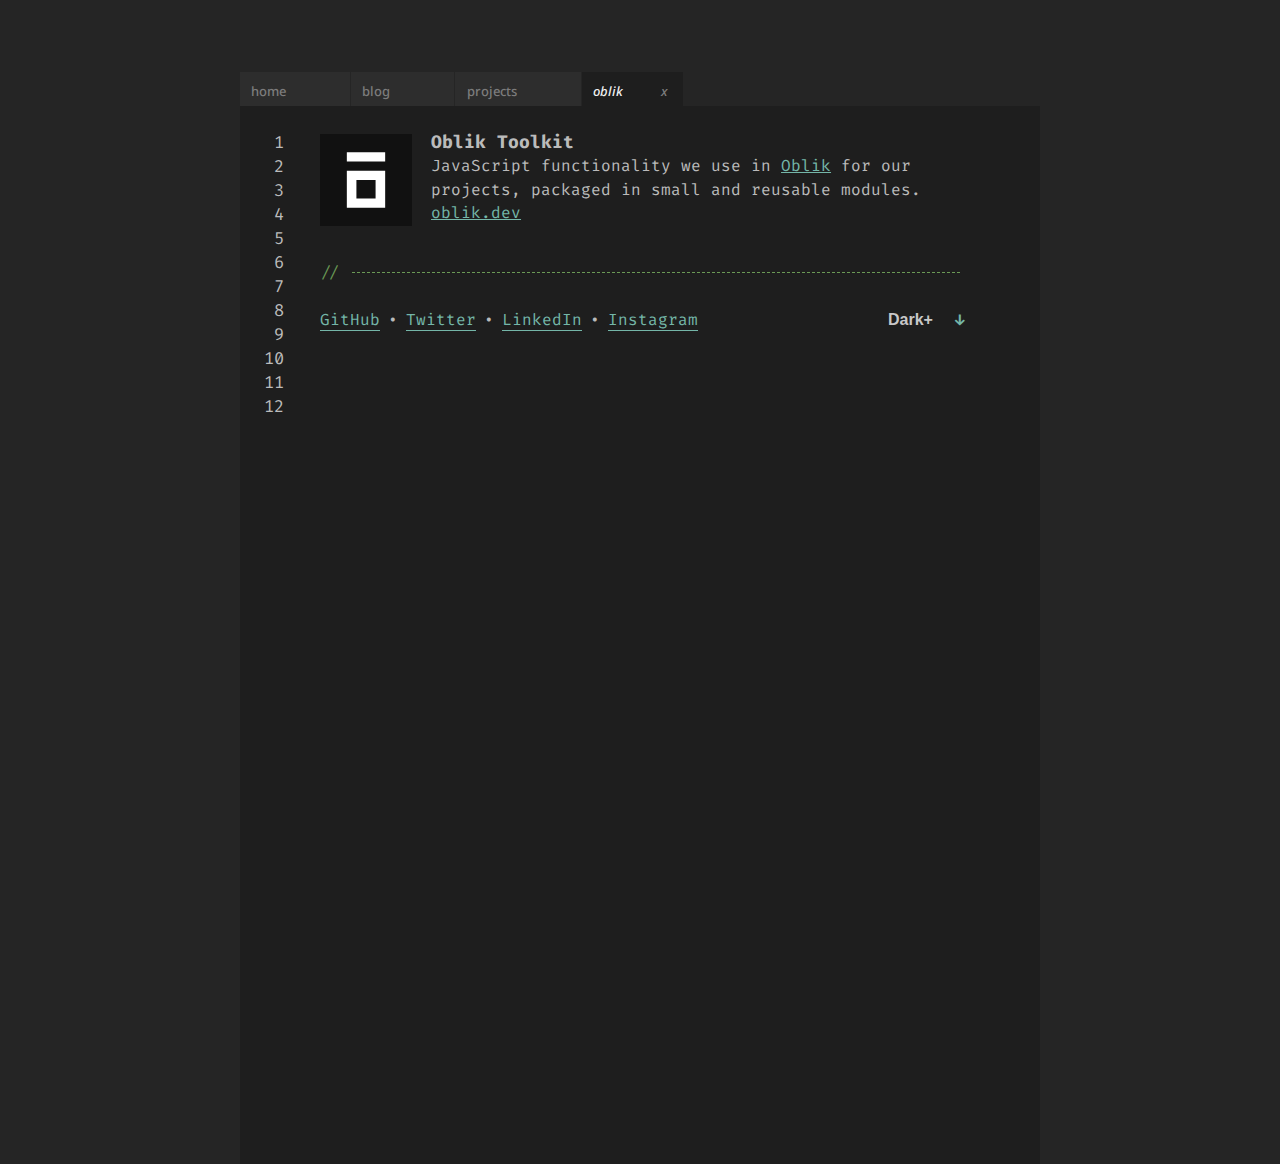
<file: oblik.html>
<!DOCTYPE html>
<html lang="en">
  <head>
    <meta charset="UTF-8" />
    <meta http-equiv="X-UA-Compatible" content="IE=edge" />
    <meta name="viewport" content="width=device-width, initial-scale=1.0" />
    <link
      rel="icon"
      type="image/x-icon"
      sizes="16x16 32x32"
      href="https://dodov.dev/media/site/7c35252aa6-1640615600/favicon-dark-plus.png"
      id="favicon"
    />
    <title>Oblik • Projects • Hristiyan Dodov</title>
    <link rel="stylesheet" href="./css/style.css" />
    <link rel="stylesheet" href="./css/projects.css" />

    <link
      href="https://fonts.googleapis.com/css2?family=Fira+Code:wght@300;400;500;600;700&display=swap"
      rel="stylesheet"
    />
  </head>
  <body>
    <div class="wrapper">
      <nav>
        <ul>
          <a href="./index.html"><li class="home">home</li></a>
          <a href="./blog.html"><li class="blog">blog</li></a>
          <a href="./projects.html"><li class="projects">projects</li></a>
          <em
            ><li class="active_tab">
              oblik &MediumSpace;
              <a href="projects.html" class="tab_close" title="Close Article"
                >x</a
              >
            </li></em
          >
        </ul>
      </nav>

      <div class="main">
        <div class="num_line">
          <p>1</p>
          <p>2</p>
          <p>3</p>
          <p>4</p>
          <p>5</p>
          <p>6</p>
          <p>7</p>
          <p>8</p>
          <p>9</p>
          <p>10</p>
          <p>11</p>
          <p>12</p>
        </div>

        <div class="oblik">
          <div id="modal1" class="oblik-image modal1">
            <a href="oblik.html"
              ><img
                src="./img/oblik-toolkit.svg"
                class="img"
                alt=""
                height="90"
                width="90"
            /></a>
          </div>
          <div class="oblik-text">
            <h1 class="oblik-head">Oblik Toolkit</h1>
            <a href="oblik.dev" class="mobile">oblik.dev</a>
            <p class="oblik-paragraph">
              JavaScript functionality we use in
              <a href="#" class="oblik-link">Oblik</a> for our projects,
              packaged in small and reusable modules.
            </p>
            <a href="oblik.dev" class="oblik-link">oblik.dev</a>
          </div>
        </div>

        <div class="separator">
          <span>//</span>
          <hr />
        </div>

        <div class="foot">
          <ul class="foot_links">
            <li><a>GitHub</a></li>
            <span>•</span>
            <li><a>Twitter</a></li>
            <span>•</span>
            <li><a>LinkedIn</a></li>
            <span>•</span>
            <li><a>Instagram</a></li>
          </ul>

          <div class="foot_theme">
            <select name="theme_select" id="theme_select">
              <option value="dark">Dark+</option>
              <option value="light">Light+</option>
              <option value="monokai">Monokai</option>
              <option value="g-dark">GitHub Dark</option>
              <option value="g-light">GitHub Light</option>
              <option value="solarized">Solarized Light</option>
            </select>
            <span class="theme_arrow">↓</span>
          </div>
        </div>
      </div>
    </div>

    <script src="./index.js"></script>
  </body>
</html>
</file>
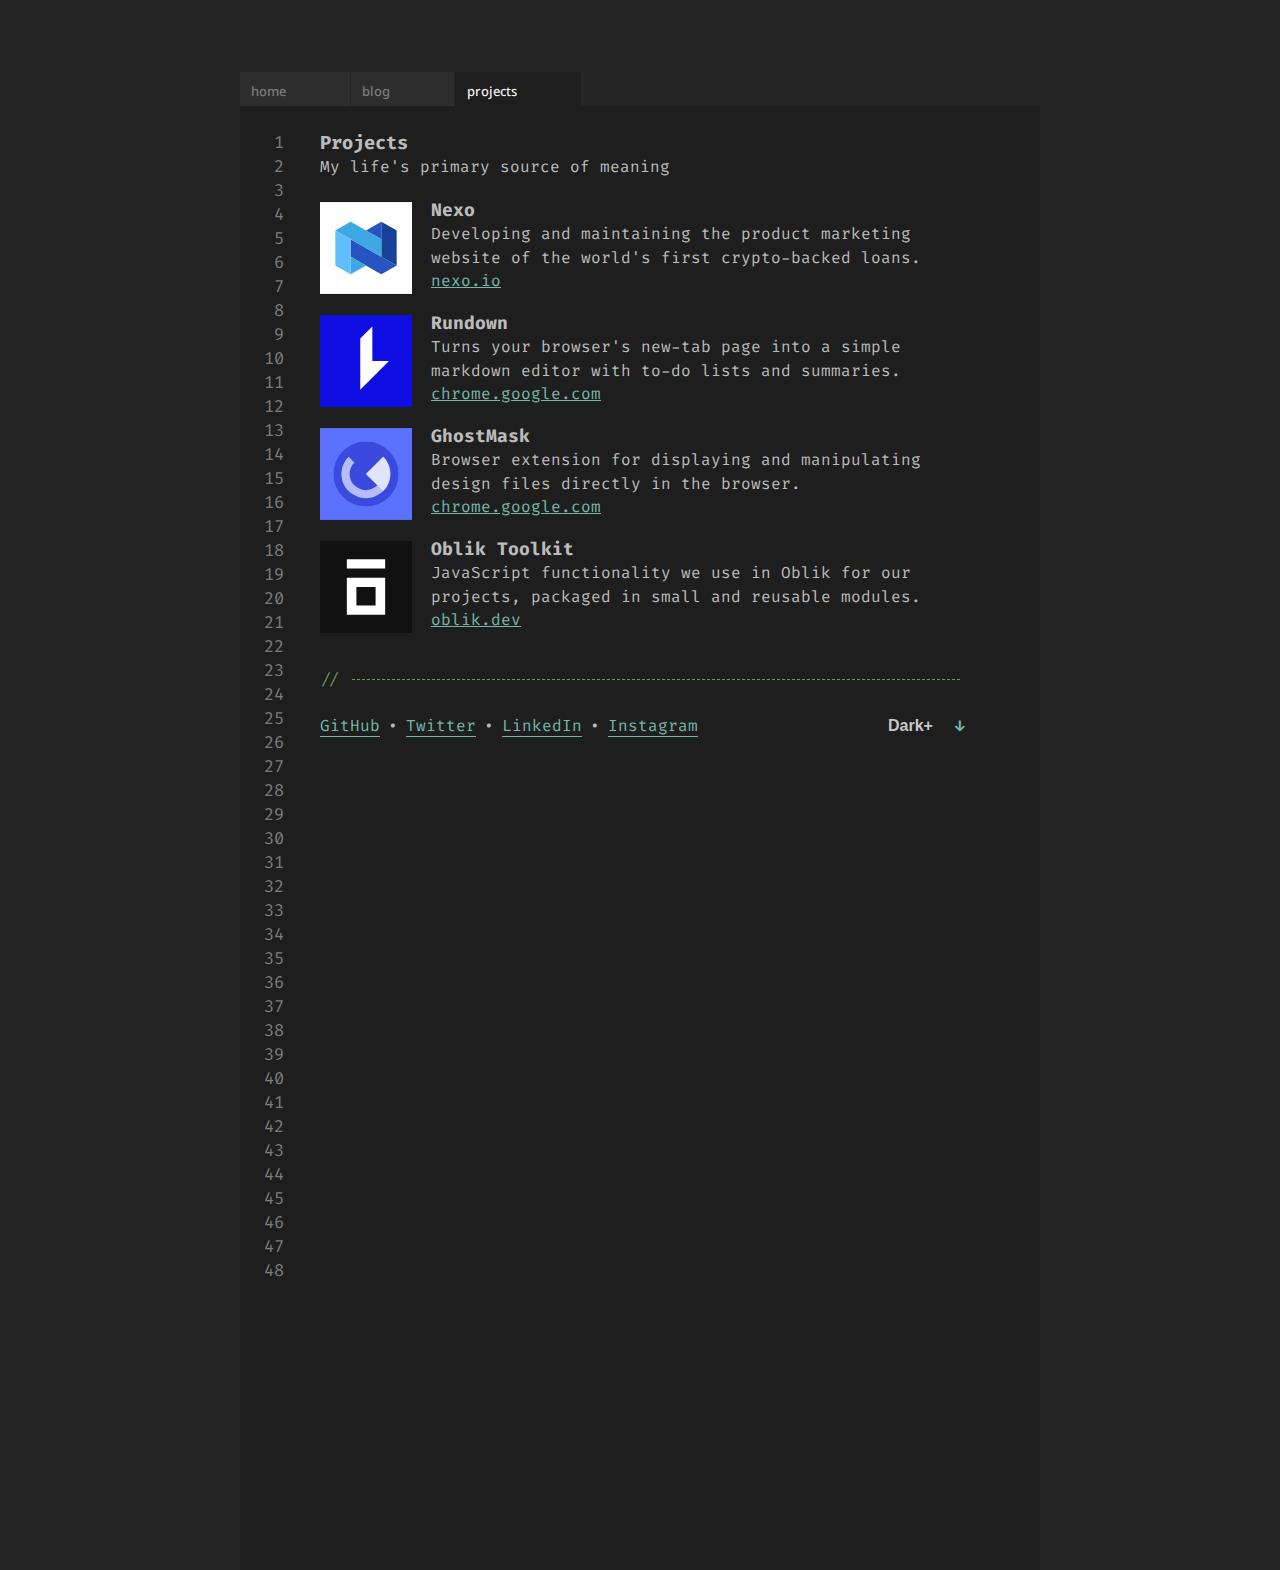
<file: projects.html>
<!DOCTYPE html>
<html lang="en">
  <head>
    <meta charset="UTF-8" />
    <meta http-equiv="X-UA-Compatible" content="IE=edge" />
    <meta name="viewport" content="width=device-width, initial-scale=1.0" />
    <link
      rel="icon"
      type="image/x-icon"
      sizes="16x16 32x32"
      href="https://dodov.dev/media/site/7c35252aa6-1640615600/favicon-dark-plus.png"
      id="favicon"
    />
    <title>Projects • Hristiyan Dodov</title>
    <link rel="stylesheet" href="./css/style.css" />
    <link rel="stylesheet" href="./css/projects.css" />

    <link
      href="https://fonts.googleapis.com/css2?family=Fira+Code:wght@300;400;500;600;700&display=swap"
      rel="stylesheet"
    />
    <!-- <link href="https://cdn.jsdelivr.net/npm/bootstrap@5.2.0/dist/css/bootstrap.min.css" rel="stylesheet" integrity="sha384-gH2yIJqKdNHPEq0n4Mqa/HGKIhSkIHeL5AyhkYV8i59U5AR6csBvApHHNl/vI1Bx" crossorigin="anonymous"> -->
  </head>
  <body>
    <div class="wrapper">
      <nav>
        <ul>
          <a href="index.html"><li class="home">home</li></a>
          <a href="blog.html"><li class="blog">blog</li></a>
          <a href="projects.html"
            ><li class="projects active_tab">projects</li></a
          >
        </ul>
      </nav>

      <div class="main">
        <div class="num_line">
          <a><p>1</p></a>
          <a><p>2</p></a>
          <a><p>3</p></a>
          <a><p>4</p></a>
          <a><p>5</p></a>
          <a><p>6</p></a>
          <a><p>7</p></a>
          <a><p>8</p></a>
          <a><p>9</p></a>
          <a><p>10</p></a>
          <a><p>11</p></a>
          <a><p>12</p></a>
          <a><p>13</p></a>
          <a><p>14</p></a>
          <a><p>15</p></a>
          <a><p>16</p></a>
          <a><p>17</p></a>
          <a><p>18</p></a>
          <a><p>19</p></a>
          <a><p>20</p></a>
          <a><p>21</p></a>
          <a><p>22</p></a>
          <a><p>23</p></a>
          <a><p>24</p></a>
          <a><p>25</p></a>
          <a><p>26</p></a>
          <a><p>27</p></a>
          <a><p>28</p></a>
          <a><p>29</p></a>
          <a><p>30</p></a>
          <a><p>31</p></a>
          <a><p>32</p></a>
          <a><p>33</p></a>
          <a><p>34</p></a>
          <a><p>35</p></a>
          <a><p>36</p></a>
          <a><p>37</p></a>
          <a><p>38</p></a>
          <a><p>39</p></a>
          <a><p>40</p></a>
          <a><p>41</p></a>
          <a><p>42</p></a>
          <a><p>43</p></a>
          <a><p>44</p></a>
          <a><p>45</p></a>
          <a><p>46</p></a>
          <a><p>47</p></a>
          <a><p>48</p></a>
        </div>
        <header class="header">
          <h3 class="fw-bold">Projects</h3>
          <p class="lead">My life's primary source of meaning</p>
        </header>
        <section class="main-section">
          <div class="nexo">
            <div class="nexo-image">
              <a href="nexo.html"><img src="./img/Nexo.svg" alt="" /></a>
            </div>
            <div class="nexo-text">
              <a href="nexo.html" class="nexo-head"
                ><h3 class="nexo-head">Nexo</h3></a
              >
              <a href="nexo.io" class="mobile">nexo.io</a>
              <p class="nexo-paragraph">
                Developing and maintaining the product marketing website of the
                world's first crypto-backed loans.
              </p>
              <a href="nexo.io" class="nexo-link">nexo.io</a>
            </div>
          </div>

          <div class="rundown">
            <div class="rundown-image">
              <a href="rundown.html"
                ><img src="./img/Rundown.svg" class="img" alt=""
              /></a>
            </div>
            <div class="rundown-text">
              <a href="rundown.html" class="rundown-head"
                ><h3 class="rundown-head">Rundown</h3></a
              >
              <a href="chrome.google.com" class="mobile">chrome.google.com</a>
              <p class="rundown-paragraph">
                Turns your browser's new-tab page into a simple markdown editor
                with to-do lists and summaries.
              </p>
              <a href="chrome.google.com" class="rundown-link"
                >chrome.google.com</a
              >
            </div>
          </div>

          <div class="ghostmask">
            <div class="ghostmask-image">
              <a href="ghostmask.html"
                ><img src="./img/ghostmask-logo.svg" class="img" alt=""
              /></a>
            </div>
            <div class="ghostmask-text">
              <a href="ghostmask.html" class="ghostmask-head"
                ><h3 class="ghostmask-head">GhostMask</h3></a
              >
              <a href="chrome.google.com" class="mobile">chrome.google.com</a>
              <p class="ghostmask-paragraph">
                Browser extension for displaying and manipulating design files
                directly in the browser.
              </p>
              <a href="chrome.google.com" class="ghostmask-link"
                >chrome.google.com</a
              >
            </div>
          </div>

          <div class="oblik">
            <div class="oblik-image">
              <a href="oblik.html"
                ><img
                  src="./img/oblik-toolkit.svg"
                  class="img"
                  alt=""
                  height="90"
                  width="90"
              /></a>
            </div>
            <div class="oblik-text">
              <a href="oblik.html" class="oblik-head"
                ><h3 class="oblik-head">Oblik Toolkit</h3></a
              ><a href="oblik.dev" class="mobile">oblik.dev</a>
              <p class="oblik-paragraph">
                JavaScript functionality we use in Oblik for our projects,
                packaged in small and reusable modules.
              </p>
              <a href="oblik.dev" class="oblik-link">oblik.dev</a>
            </div>
          </div>
        </section>

        <div class="separator">
          <span>//</span>
          <hr />
        </div>

        <div class="foot">
          <ul class="foot_links">
            <li><a>GitHub</a></li>
            <span>•</span>
            <li><a>Twitter</a></li>
            <span>•</span>
            <li><a>LinkedIn</a></li>
            <span>•</span>
            <li><a>Instagram</a></li>
          </ul>

          <div class="foot_theme">
            <select name="theme_select" id="theme_select">
              <option value="dark">Dark+</option>
              <option value="light">Light+</option>
              <option value="monokai">Monokai</option>
              <option value="g-dark">GitHub Dark</option>
              <option value="g-light">GitHub Light</option>
              <option value="solarized">Solarized Light</option>
            </select>
            <span class="theme_arrow">↓</span>
          </div>
        </div>
      </div>
    </div>

    <script src="./index.js"></script>
    <!-- <script src="https://cdn.jsdelivr.net/npm/bootstrap@5.2.0/dist/js/bootstrap.bundle.min.js" integrity="sha384-A3rJD856KowSb7dwlZdYEkO39Gagi7vIsF0jrRAoQmDKKtQBHUuLZ9AsSv4jD4Xa" crossorigin="anonymous"></script> -->
  </body>
</html>
</file>
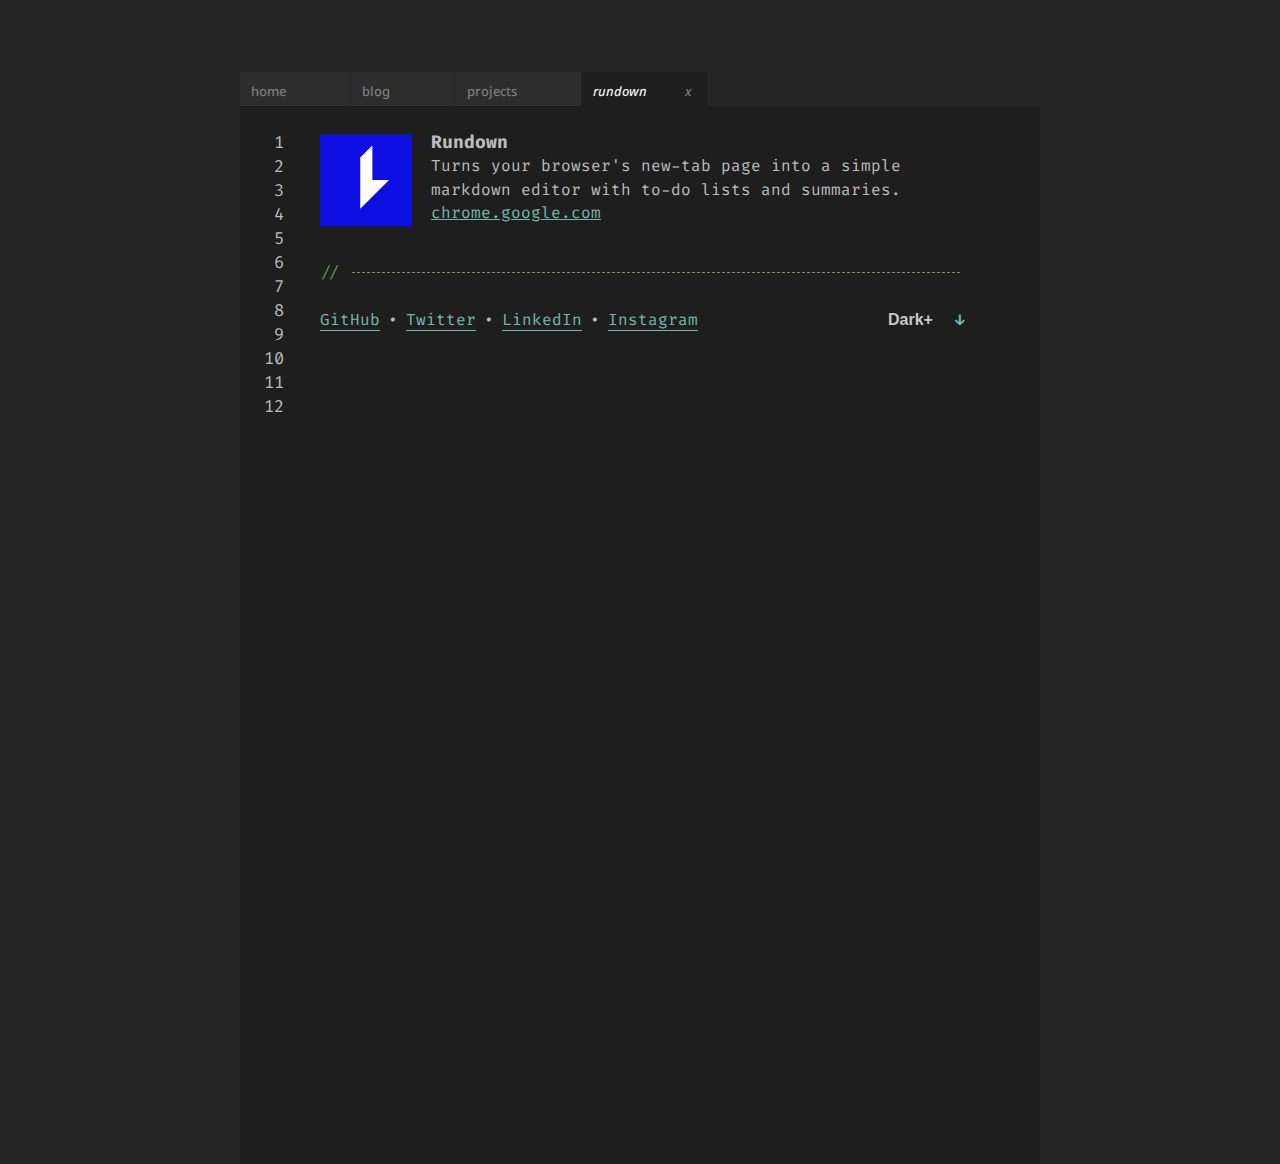
<file: rundown.html>
<!DOCTYPE html>
<html lang="en">
  <head>
    <meta charset="UTF-8" />
    <meta http-equiv="X-UA-Compatible" content="IE=edge" />
    <meta name="viewport" content="width=device-width, initial-scale=1.0" />
    <link
      rel="icon"
      type="image/x-icon"
      sizes="16x16 32x32"
      href="https://dodov.dev/media/site/7c35252aa6-1640615600/favicon-dark-plus.png"
      id="favicon"
    />
    <title>Rundown • Projects • Hristiyan Dodov</title>
    <link rel="stylesheet" href="./css/style.css" />
    <link rel="stylesheet" href="./css/projects.css" />

    <link
      href="https://fonts.googleapis.com/css2?family=Fira+Code:wght@300;400;500;600;700&display=swap"
      rel="stylesheet"
    />
  </head>
  <body>
    <div class="wrapper">
      <nav>
        <ul>
          <a href="./index.html"><li class="home">home</li></a>
          <a href="./blog.html"><li class="blog">blog</li></a>
          <a href="./projects.html"><li class="projects">projects</li></a>
          <em
            ><li class="active_tab">
              rundown &MediumSpace;
              <a href="projects.html" class="tab_close" title="Close Article"
                >x</a
              >
            </li></em
          >
        </ul>
      </nav>

      <div class="main">
        <div class="num_line">
          <p>1</p>
          <p>2</p>
          <p>3</p>
          <p>4</p>
          <p>5</p>
          <p>6</p>
          <p>7</p>
          <p>8</p>
          <p>9</p>
          <p>10</p>
          <p>11</p>
          <p>12</p>
        </div>

        <div class="rundown">
          <div id="modal1" class="rundown-image modal1">
            <a href="rundown.html"
              ><img src="./img/Rundown.svg" class="img" alt=""
            /></a>
          </div>
          <div class="rundown-text">
            <h1 class="rundown-head">Rundown</h1>
            <a href="chrome.google.com" class="mobile">chrome.google.com</a>
            <p class="rundown-paragraph">
              Turns your browser's new-tab page into a simple markdown editor
              with to-do lists and summaries.
            </p>
            <a href="chrome.google.com" class="rundown-link"
              >chrome.google.com</a
            >
          </div>
        </div>

        <div class="separator">
          <span>//</span>
          <hr />
        </div>

        <div class="foot">
          <ul class="foot_links">
            <li><a>GitHub</a></li>
            <span>•</span>
            <li><a>Twitter</a></li>
            <span>•</span>
            <li><a>LinkedIn</a></li>
            <span>•</span>
            <li><a>Instagram</a></li>
          </ul>

          <div class="foot_theme">
            <select name="theme_select" id="theme_select">
              <option value="dark">Dark+</option>
              <option value="light">Light+</option>
              <option value="monokai">Monokai</option>
              <option value="g-dark">GitHub Dark</option>
              <option value="g-light">GitHub Light</option>
              <option value="solarized">Solarized Light</option>
            </select>
            <span class="theme_arrow">↓</span>
          </div>
        </div>
      </div>
    </div>

    <script src="./index.js"></script>
  </body>
</html>
</file>
<file: css/style.css>
@import url("https://fonts.googleapis.com/css2?family=Fira+Code:wght@300;400;500;600;700&family=Noto+Sans:ital,wght@0,100;0,200;0,400;0,500;1,100;1,200&display=swap");

* {
  padding: 0;
  margin: 0;
  box-sizing: border-box;
}

:root,
  /* + THEME */
  :root.dark {
  --BodyBg: rgb(37, 37, 37);
  --Bg: rgb(30, 30, 30);
  --NavBg: rgb(45, 45, 45);
  --Links: rgb(116, 182, 168);
  --LinksHover: rgb(78, 148, 206);
  --Separator: rgb(106, 153, 85);
  --Text: rgb(187, 187, 187);
  --Headings: rgb(181, 181, 181);
  --Numbers: rgb(124, 124, 124);
  --activeText: rgba(255, 255, 255, 0.945);
}

/* LIGHT+ THEME */
:root.light {
  --BodyBg: rgb(243, 243, 243);
  --Bg: rgb(255, 255, 255);
  --NavBg: rgb(236, 236, 236);
  --Links: rgb(78, 126, 139);
  --LinksHover: rgb(38, 101, 210);
  --Separator: rgb(43, 97, 43);
  --Text: black;
  --Headings: rgb(0, 0, 0);
  --Numbers: rgb(92, 138, 154);
  --activeText: rgba(0, 0, 0, 0.849);
}

/* MONOKAI THEME */
:root.monokai {
  --BodyBg: rgb(30, 30, 28);
  --Bg: rgb(39, 40, 34);
  --NavBg: rgb(52, 53, 47);
  --Links: rgb(173, 205, 108);
  --LinksHover: var(--LinksHover);
  --Separator: rgb(134, 132, 120);
  --Text: rgb(242, 243, 237);
  --Headings: rgb(247, 248, 242);
  --Numbers: rgb(143, 144, 138);
  --activeText: rgba(255, 255, 255, 0.945);
}

/* GITHUB  */
:root.g-dark {
  --BodyBg: rgb(27, 30, 35);
  --Bg: rgb(36, 41, 46);
  --NavBg: rgb(31, 36, 40);
  --Links: rgb(176, 201, 221);
  --LinksHover: var(--LinksHover);
  --Separator: rgb(108, 114, 122);
  --Text: rgb(225, 228, 233);
  --Headings: rgb(225, 228, 233);
  --Numbers: rgb(121, 131, 141);
  --activeText: rgba(255, 255, 255, 0.945);
}

/* GITHUB LIGHT */
:root.g-light {
  --BodyBg: rgb(247, 248, 250);
  --Bg: rgb(255, 255, 255);
  --NavBg: rgb(239, 242, 247);
  --Links: rgb(63, 88, 117);
  --LinksHover: var(--LinksHover);
  --Separator: rgb(109, 114, 119);
  --Text: rgb(64, 65, 68);
  --Headings: rgb(37, 41, 45);
  --Numbers: rgb(187, 187, 187);
  --activeText: rgba(0, 0, 0, 0.849);
}

/* SOLARIZED LIGHT */
:root.solarized {
  --BodyBg: rgb(239, 232, 213);
  --Bg: rgb(253, 246, 227);
  --NavBg: rgb(228, 221, 202);
  --Links: rgb(70, 131, 169);
  --LinksHover: var(--LinksHover);
  --Separator: rgb(109, 114, 119);
  --Text: rgb(61, 57, 45);
  --Headings: rgb(77, 75, 68);
  --Numbers: rgb(112, 141, 140);
  --activeText: rgba(0, 0, 0, 0.849);
}

body {
  font-family: "Fira Code", monospace;
  background-color: var(--BodyBg);
  color: var(--Text);
}
a,
.theme_arrow {
  color: var(--Links);
  cursor: pointer;
}
a:hover {
  color: var(--LinksHover);
}
p {
  line-height: 1.5rem;
}
.wrapper {
  width: min(100%, 800px);
  margin: 0 auto;
}
nav {
  margin-top: 4.5rem;
  overflow: scroll;
  -ms-overflow-style: none;
  scrollbar-width: none;
  font-family: "Noto Sans", sans-serif;
  font-weight: 500;
}
nav::-webkit-scrollbar {
  display: none;
}
ul {
  list-style: none;
}
nav ul {
  display: flex;
  gap: 1px;
  min-width: fit-content;
}
nav li {
  background-color: var(--NavBg);
  padding: 0.6rem 4rem 0.4rem 0.7rem;
  min-width: max-content;
  text-align: left;
  cursor: pointer;
  font-size: small;
}
nav a,
nav a:hover {
  color: var(--Numbers);
  text-decoration: none;
}
nav ul .home {
  pointer-events: none;
}

.active_tab {
  background-color: var(--Bg);
  color: var(--activeText);
}

.num-hidden {
  display: none;
}

.main {
  padding-block: 1.5rem;
  width: 100%;
  height: fit-content;
  background-color: var(--Bg);
  padding-inline: 5rem;
  position: relative;
}
.main .num_line {
  position: absolute;
  left: 1.5rem;
  font-size: 17px;
  text-align: right;
}

.main .num_line a {
  color: var(--Numbers);
  text-decoration: none;
  cursor: pointer;
}

.main .num_line a:hover {
  color: var(--Text);
}

.separator {
  display: flex;
  gap: 1rem;
  position: relative;
  margin-bottom: 1.4rem;
  margin-top: 2rem;
}

.separator span {
  gap: 10px;
  color: var(--Separator);
}
.separator hr {
  border: none;
  font-size: large;
  width: 95%;
  border-bottom: 1.9px dashed var(--Separator);
  position: absolute;
  right: 0;
  top: 50%;
}

/* FOOTER */
.foot {
  display: flex;
  margin-top: 1.6rem;
  justify-content: space-between;
  margin-bottom: 90vh;
}
.foot_links {
  display: flex;
  list-style: none;
  gap: 0.5rem;
  cursor: pointer;
}
.foot_links li,
.link {
  text-decoration: underline;
  text-underline-offset: 5px;
  color: var(--Links);
}
.foot_theme {
  position: relative;
}
.foot_theme select {
  color: var(--Text);
  font-weight: 600;
  font-size: 16px;
  border: none;
  outline: none;
  color: rgb(200, 200, 200);
  background-color: inherit;
  -moz-appearance: none;
  -webkit-appearance: none;
  width: 4.5rem;
  overflow: hidden;
  text-overflow: ellipsis;
  cursor: pointer;
}
.foot_theme:hover select,
.foot_theme:hover .theme_arrow,
.foot_theme select:hover,
.foot_theme:hover {
  color: var(--LinksHover);
}
.foot_theme option {
  background-color: var(--Bg);
  color: var(--Text);
}
.theme_arrow {
  font-weight: 600;
  position: absolute;
  right: -0.3rem;
  cursor: pointer;
}

/* HOME STYLING */

#first-content-container,
#second-content-container,
#third-content-container,
#fourth-content-container,
#fifth-content-container {
  display: flex;
  justify-content: space-between;
}

.first-content2 {
  padding-left: 25px;
  padding-right: 25px;
}

.first-content2 h2 {
  font-size: 20px;
}

.first-content2 .paragraph1,
.paragraph2 {
  font-size: 16px;
}

.first-content1 img {
  height: 158px;
}

.first-content2 .paragraph1 {
  margin-bottom: 1rem;
}

.first-content2 .paragraph1 a {
  text-decoration: underline;
  text-underline-offset: 5px;
  font-weight: 600;
}

.latest {
  margin-bottom: 1.5rem;
}

.second-content1 a img,
.third-content1 a img,
.fourth-content1 a img {
  height: 100px;
  width: 180px;
}

.content-hide {
  display: none;
}

.second-content2,
.third-content2,
.fourth-content2 {
  width: 80%;
  padding-left: 15px;
}

.hidden1 {
  display: none;
}

.second-content2 a,
.third-content2 a,
.fourth-content2 a {
  font-size: 18px;
  text-decoration: none;
  color: var(--Text);
  font-weight: 600;
}

.second-content2 a:hover,
.third-content2 a:hover,
.fourth-content2 a:hover {
  color: var(--LinksHover);
}

.second-content2 .calculating-digits,
.third-content2 .calculating-digits {
  font-size: 16px;
}

.date-posted {
  margin-top: 1.5rem;
  font-size: 13px;
}

#second-content-container,
#third-content-container {
  margin-top: 1rem;
}

.date {
  font-size: 13px;
  margin-top: 0.2rem;
}

.fourth-date {
  margin-top: 1.5rem;
  font-size: 13px;
}

.read-more-section {
  margin-top: 1.3rem;
}

.read-more-section a {
  font-size: 16px;
  text-decoration: none;
  color: var(--Text);
  font-weight: 600;
}

.read-more-section a:hover {
  color: var(--LinksHover);
}

.read-more-section {
  margin-top: 1rem;
}

.read-more-section2 {
  margin-top: -1rem;
}

.read-more-section a,
.read-more-section2 a {
  font-size: 16px;
  text-decoration: none;
  color: var(--Text);
  font-weight: 600;
}

.read-more-section a:hover,
.read-more-section2 a:hover {
  color: var(--LinksHover);
}

.fa-sharp {
  font-size: 12px;
  color: #4ec9b0;
}

.fa-sharp:hover {
  color: var(--LinksHover);
}

.separator2 {
  display: flex;
  gap: 1rem;
  position: relative;
  margin-bottom: 1.5rem;
  margin-top: 1.5rem;
}

.separator2 span {
  gap: 10px;
  color: var(--Separator);
}
.separator2 hr {
  border: none;
  font-size: large;
  width: 95%;
  border-bottom: 1.9px dashed var(--Separator);
  position: absolute;
  right: 0;
  top: 50%;
}

.project-header {
  margin-top: 1.6rem;
  margin-bottom: 2rem;
}

#fifth-content-container {
  margin-bottom: 2rem;
}

.fifth-content2 {
  padding-left: 25px;
  padding-right: 15px;
}

.fifth-content2 h2 {
  font-size: 18px;
}

.underline-a {
  text-underline-offset: 5px;
  text-decoration: underline;
}

.no-underline-a {
  text-decoration: none;
  color: var(--Text);
}

.fifth-content1 img {
  height: 85px;
}

.fifth-content2 p {
  font-size: 16px;
}

.fifth-content2 a:hover {
  color: var(--LinksHover);
}

.fifth-content2 p {
  font-size: 16px;
}

.separator3 {
  display: flex;
  gap: 1rem;
  position: relative;
  margin-top: 1.7rem;
}

.separator3 span {
  gap: 10px;
  color: var(--Separator);
}
.separator3 hr {
  border: none;
  font-size: large;
  width: 95%;
  border-bottom: 1.9px dashed var(--Separator);
  position: absolute;
  right: 0;
  top: 50%;
}

/* BLOG BLOG BLOG BLOG BLOG BLOG */

header {
  display: flex;
  justify-content: space-between;
}

.header-text h4 {
  font-size: 18px;
  font-weight: 500;
}

.imaged img {
  width: 64px;
  height: 360px;
}

/* PROJECTS PROJECTS PROJECTS PROJECTS PROJECTS PROJECTS */

@media (min-width: 350px) and (max-width: 599px) {
  #first-content-container {
    flex-direction: column;
  }

  nav li {
    padding-right: 3rem;
  }
  .main {
    padding-inline: 3rem 1rem;
  }
  .main .num_line {
    left: 0.8rem;
  }

  nav {
    margin-top: 0rem;
  }

  .first-content1 {
    display: flex;
    flex-direction: row;
    gap: 1rem;
  }

  .content-hide {
    display: block;
  }

  .content-hide h2 {
    font-size: 18px;
  }

  .content-hide p {
    font-size: 14px;
  }

  #content-hide2 {
    display: none;
  }

  #first-content-container .first-content1 img {
    height: 60px;
  }

  .paragraph2 {
    margin-top: 1.5rem;
  }

  .first-content2 {
    padding-left: 0px;
    padding-right: 10px;
  }

  .first-content2 .paragraph2 {
    font-size: 15.5px;
  }

  #second-content-container,
  #third-content-container,
  #fourth-content-container,
  #fifth-content-container {
    display: flex;
    flex-direction: column;
  }

  .second-content1 a img,
  .third-content1 a img,
  .fourth-content1 a img {
    height: 180px;
    width: 300px;
  }

  .second-content2,
  .third-content2,
  .fourth-content2 {
    width: 100%;
    padding-left: 0px;
  }

  .date-posted {
    margin-top: 0rem;
    font-size: 13px;
  }

  .second-content2 .calculating-digits,
  .third-content2 .calculating-digits,
  .fourth-paragraph1 {
    font-size: 14px;
  }

  .second-content2 a,
  .third-content2 a,
  .fourth-content2 a {
    font-size: 16px;
  }

  .header3 {
    font-size: 14px;
  }

  .project-header {
    font-size: 16px;
    margin-top: 1.6rem;
    margin-bottom: 2rem;
  }

  .date {
    margin-top: 0rem;
  }

  .fourth-date {
    margin-top: 0rem;
  }

  .foot {
    gap: 1.5rem;
  }
  .foot,
  .foot_links {
    flex-direction: column;
  }
  .foot_theme {
    width: fit-content;
  }
  .foot_links span {
    display: none;
  }
  .hidden1 {
    display: block;
  }

  .hidden1 h2 {
    font-size: 17px;
  }
  .fifth-content1 {
    display: flex;
    gap: 1rem;
  }

  .fifth-content1 img {
    height: 45px;
  }

  #hidden2 {
    display: none;
  }
  .fifth-content2 {
    padding-left: 0px;
    padding-right: 25px;
  }

  .fifth-content2 p {
    font-size: 15.5px;
    margin-top: 1rem;
  }

  .read-more-section a,
  .read-more-section2 a {
    font-size: 15px;
  }

  .num-hidden {
    display: block;
  }

  .main {
    height: 360vh;
  }

  #second-content-container,
  #third-content-container {
    margin-top: 2rem;
  }

  .separator {
    margin-top: 1.7rem;
  }

  .latest {
    margin-bottom: 2rem;
  }

  .fourth-content2 {
    margin-top: 1.8rem;
  }

  .second-content2,
  .third-content2 {
    margin-top: 1.6rem;
  }

  .read-more-section {
    margin-top: 1.8rem;
  }

  .separator2 {
    margin-bottom: 1.7rem;
    margin-top: 1.6rem;
  }

  .read-more-section2 {
    padding-top: 0.5rem;
  }

  .foot {
    margin-top: 1.8rem;
    font-size: 14px;
    line-height: 1.1rem;
  }
}
</file>
<file: css/blog.css>
img {
  width: 160px;
  height: 90px;
}
.hero > div:first-child {
  margin-bottom: 1rem;
}
.flex a {
  text-decoration: none;
  color: inherit;
}
.flex a:hover {
  color: var(--LinksHover);
}
.flex {
  display: flex;
  margin-bottom: 1rem;
  gap: 1rem;
}
.hero :nth-child(4) p:last-child {
  margin-top: 0rem;
}
.flex p:last-child {
  font-size: 13px;
  margin-top: 1rem;
  color: var(--Numbers);
}
.num_line a {
  text-decoration: none;
}
/* .num_line p {
  width: 500px;
  text-align: left;
} */
h3 {
  font-size: 11;
  text-align: left;
}
nav ul .home {
  /* background-color: rgb(45, 45, 45); */
  pointer-events: visible;
}
.blog,
.blog a {
  /* color: white; */
  cursor: default;
}

.num_line a {
  text-decoration: none;
  color: white;
}
@media screen and (max-width: 600px) {
  .hero {
    max-width: 380px;
  }
  img {
    height: 10rem;
    width: 80%;
  }
  .flex {
    flex-direction: column;
    margin-top: 1rem;
  }
  .flex p:last-child {
    margin-top: 0;
  }
}
</file>
<file: css/build.css>
header {
  display: flex;
  justify-content: space-between;
}
.home a:visited {
  color: #a3a3a3;
}
.dont_build {
  font-style: italic;
  padding-right: 0.5rem;
}

.tab_close {
  outline: none;
  border: none;
  color: inherit;
  margin-left: 1rem;
  background-color: inherit;
  padding: 0.2rem 0.5rem;
  cursor: pointer;
}
.tab_close:hover {
  background-color: rgb(45, 45, 45);
  border-radius: 0.4rem;
}
.header_left h1 {
  font-size: 1.3rem;
  width: 95%;
  color: rgb(204, 202, 202);
}
.browser_header_left h1,
.browser_header_left p {
  width: 100% !important;
}

.header_left p {
  width: 70%;
}
.header_right p {
  font-size: 0.8rem;
  min-width: max-content;
  line-height: 1.4rem;
}

article {
  margin-bottom: 1.5rem;
}
article img,
#img1 {
  cursor: zoom-in;
  width: 100%;
  margin-block: 1.5rem 1.4rem;
}
.list_items > div {
  display: inline-flex;
}
.list_items > div::before {
  content: "-";
  margin-right: 1rem;
  color: var(--Links);
}
.modal1,
.modal2 {
  display: none;
  height: 100vh;
  width: 100%;
  background-color: rgba(0, 0, 0, 0.9);
  position: fixed;
  top: 0;
  left: 0;
  z-index: 10;
  justify-content: center;
  align-items: center;
  cursor: zoom-out;
}
.modal1 img,
.modal2 img {
  width: 75vw;
  cursor: zoom-in;
}
.bullet {
  margin-right: 1rem;
  color: var(--Links);
}
code {
  font-size: 16px;
  color: rgb(206, 145, 120);
}
article h2 {
  font-size: 1.2rem;
  margin-block: 3rem 1.4rem;
  font-weight: 700;
}
figcaption {
  font-size: 14px;
  text-align: center;
  opacity: 0.75;
}
blockquote p {
  display: flex;
  overflow: hidden;
}
blockquote p::before {
  content: "> > > > > > > > > > > > > > > > > > > > > > > > > > > > > > > > > > > > > > > >";
  width: 1ch;
  color: var(--Links);
  line-height: 1.5rem;
  height: 1.5rem;
  margin-right: 2ch;
}
.browser_green p {
  position: relative;
}
.browser_green p strong {
  position: absolute;
  bottom: -0.1rem;
  left: 1.7rem;
}
.browser_green p::before {
  color: rgb(114, 137, 104);
}

.code_block {
  margin: 0.5rem -5rem;
  padding: 1.5rem 5rem;
  background-color: var(--NavBg);
  overflow-x: auto;
  scrollbar-width: 0;
  -moz-appearance: none;
  -webkit-appearance: none;
}
.code_block::-webkit-scrollbar {
  display: none;
}
.code_block code {
  color: inherit;
  min-width: fit-content;
  white-space: nowrap;
}
ol {
  counter-reset: count;
  list-style: none;
}
ol li {
  display: flex;
}
ol li::before {
  counter-increment: count;
  content: counter(count) ".";
  color: var(--Links);
  margin-right: 1rem;
}

@media screen and (max-width: 600px) {
  nav {
    margin-top: 0;
  }
  nav li {
    padding-right: 4vw;
  }
  .main {
    padding-inline: 3rem 1rem;
  }
  .main .num_line {
    left: 0.6rem;
  }
  header {
    flex-direction: column;
  }
  .header_left h1 {
    width: 80%;
  }
  .header_left p {
    width: 100%;
  }
  .header_right > p:nth-child(2) {
    display: none;
  }
  article {
    max-width: 380px;
  }
  .modal1 img,
  .modal2 img {
    width: 90vw;
  }
  .foot {
    gap: 1.5rem;
  }
  .foot,
  .foot_links {
    flex-direction: column;
  }
  .foot_links span {
    display: none;
  }

  .code_block {
    margin: 0.5rem -3rem;
    padding: 1.5rem 3rem;
    width: 100vw;
  }
}
</file>
<file: css/favenum.css>
.wrapper {
  width: 63%;
  margin: 0 auto;
}

a {
  color: var(--darkLinks);
  cursor: pointer;
}
a:hover {
  color: var(--darkLinksHover);
}
p {
  line-height: 1.4rem;
  font-size: 16px;
}

nav {
  margin-top: 4.5rem;
  overflow: scroll;
  -ms-overflow-style: none;
  scrollbar-width: none;
}
nav::-webkit-scrollbar {
  display: none;
}
ul {
  list-style: none;
}
nav ul {
  display: flex;
  gap: 1px;
  min-width: fit-content;
}
nav li {
  padding: 0.6rem 4rem 0.4rem 0.7rem;
  min-width: max-content;
  text-align: left;
  cursor: pointer;
  font-size: small;
}
nav li a {
  color: #a3a3a3;
  text-decoration: none;
}
nav li a:hover {
  color: #a3a3a3;
}

header {
  display: flex;
  justify-content: space-between;
}

.header-text h4 {
  font-size: 18px;
  font-weight: 500;
}

.date {
  display: flex;
  flex-direction: column;
  align-items: flex-end;
  gap: 6px;
}

.modal1 {
  display: none;
  height: 100vh;
  width: 100%;
  background-color: rgba(0, 0, 0, 0.9);
  position: fixed;
  top: 0;
  left: 0;
  z-index: 10;
  justify-content: center;
  align-items: center;
  cursor: zoom-out;
}
.modal1 img {
  width: 63rem;
  cursor: zoom-in;
}

#img1 {
  width: 31rem;
  cursor: zoom-in;
}
.main {
  padding-block: 1.5rem;
  height: 250vh;
  width: 100%;
  height: fit-content;
  background-color: var(--darkBg);
  padding-inline: 5rem;
  position: relative;
}
.main .num_line {
  position: absolute;
  left: 2rem;
  font-size: 17px;
  text-align: right;
}

.main .num_line a {
  color: var(--darkNumbers);
  text-decoration: none;
  cursor: pointer;
}

.main .num_line a:hover {
  color: var(--darkText);
}

.separator {
  display: flex;
  gap: 1rem;
  position: relative;
  margin-bottom: 1.4rem;
  margin-top: 2rem;
}

.separator span {
  gap: 10px;
  color: var(--darkSeparator);
}
.separator hr {
  border: none;
  font-size: large;
  width: 95%;
  border-bottom: 1.9px dashed var(--darkSeparator);
  position: absolute;
  right: 0;
  top: 50%;
}

.foot {
  display: flex;
  margin-top: 2rem;
  justify-content: space-between;
  margin-bottom: 90vh;
}
.foot_links {
  display: flex;
  list-style: none;
  gap: 0.5rem;
  cursor: pointer;
}
.foot_links li,
.link {
  text-decoration: underline;
  text-underline-offset: 5px;
  color: var(--darkLinks);
}
.foot_theme select {
  color: var(--darkText);
  font-weight: 600;
  font-size: 16px;
  border: none;
  outline: none;
  color: rgb(200, 200, 200);
  background-color: inherit;
  -moz-appearance: none;
  -webkit-appearance: none;
  cursor: pointer;
}
.foot_theme select:hover {
  color: var(--darkLinksHover);
}
.foot_theme option {
  background-color: inherit;
}

.numbers {
  visibility: hidden;
}
@media screen and (max-width: 600px) {
  #img1 {
    max-width: 400px;
  }
}
/* @media (min-width: 670px) and (max-width: 930px) {
  #first-content-container {
    flex-direction: column;
  }

  .wrapper {
    width: 85%;
    max-width: 800px;
    margin: 0 auto;
    padding-top: 15px;
    padding-bottom: 10px;
    margin-left: 15px;
    align-items: center;
    display: flex;
  }

  header {
    display: flex;
    flex-direction: row;
    justify-content: space-between;
  }

  header .date {
    display: flex;
    flex-direction: column;

    align-items: flex-start;
  }

  .ohpee {
    visibility: none;
  }

  body {
    font-family: "Fira Code", monospace;
    background-color: var(--darkBodyBg);
  }

  nav li {
    padding-right: 4vw;
    display: flex;
    flex-direction: column;
    background-color: red;
  }
  .main {
    padding-inline: 3rem 1rem;
  }
  .main .num_line {
    left: 0.8rem;
  }

  nav {
    margin-top: 0rem;
  }

  .foot {
    gap: 1.5rem;
  }
  .foot,
  .foot_links {
    flex-direction: column;
    justify-content: space-between;
  }
  .foot_links span {
    display: none;
  }
} */

@media (min-width: 350px) and (max-width: 670px) {
  #first-content-container {
    flex-direction: column;
  }
  .numbers {
    visibility: visible;
  }
  .wrapper {
    width: 90%;
    margin: 0;
  }

  header {
    display: flex;
    flex-direction: column;
  }

  header .date {
    display: flex;
    flex-direction: column;

    align-items: flex-start;
  }

  .ohpee {
    visibility: hidden;
  }

  #img1 {
    height: 250px;
    width: 350px;
  }

  .modal1 img {
    width: 33rem;
    cursor: zoom-in;
  }

  body {
    font-family: "Fira Code", monospace;
    background-color: var(--darkBg);
  }

  nav li {
    padding-right: 4vw;
  }
  .main {
    padding-inline: 3rem 1rem;
  }
  .main .num_line {
    left: 0.8rem;
  }

  nav {
    margin-top: 0rem;
  }

  .foot {
    gap: 1.5rem;
  }
  .foot,
  .foot_links {
    flex-direction: column;
  }
  .foot_links span {
    display: none;
  }
}
</file>
<file: css/projects.css>
.nexo,
.rundown,
.ghostmask,
.oblik {
  display: flex;
  align-items: flex-start;
  margin-bottom: 2%;
  /* height: 10%; */
}
.active_tab:not(.projects) {
  display: flex;
  gap: 2rem;
  padding-right: 1rem;
}

.header {
  margin-bottom: 3%;
  flex-direction: column;
}

.nexo-image,
.rundown-image,
.ghostmask-image,
.oblik-image {
  width: 100px;
  height: 100px;
  margin-inline-end: 3%;
}

img {
  width: 100%;
  height: 100%;
}

.nexo-text,
.rundown-text,
.ghostmask-text,
.oblik-text {
  width: 90%;
}

.nexo-head,
.rundown-head,
.ghostmask-head,
.oblik-head {
  text-decoration: none;
  font-size: large;
  color: inherit;
}
.mobile {
  display: none;
}
@media screen and (max-width: 600px) {
  .nexo,
  .rundown,
  .ghostmask,
  .oblik {
    position: relative;
  }
  .nexo-image,
  .rundown-image,
  .ghostmask-image,
  .oblik-image {
    width: 45px;
    height: 45px;
  }
  .nexo-link,
  .rundown-link,
  .ghostmask-link,
  .oblik-link {
    display: none;
  }
  .mobile {
    display: unset;
  }
  .nexo-text,
  .rundown-text,
  .ghostmask-text,
  .oblik-text {
    margin-bottom: 4rem;
  }
  .nexo-paragraph,
  .rundown-paragraph,
  .ghostmask-paragraph,
  .oblik-paragraph {
    position: absolute;
    left: 0;
    top: 3rem;
  }
}

@media screen and (max-width: 535px) {
  .nexo-text,
  .rundown-text,
  .ghostmask-text,
  .oblik-text {
    margin-bottom: 5.3rem;
  }
}

@media screen and (max-width: 390px) {
  .nexo-text,
  .rundown-text {
    margin-bottom: 6.5rem;
  }
  .ghostmask-text {
    margin-bottom: 6.2rem;
  }
}
</file>
